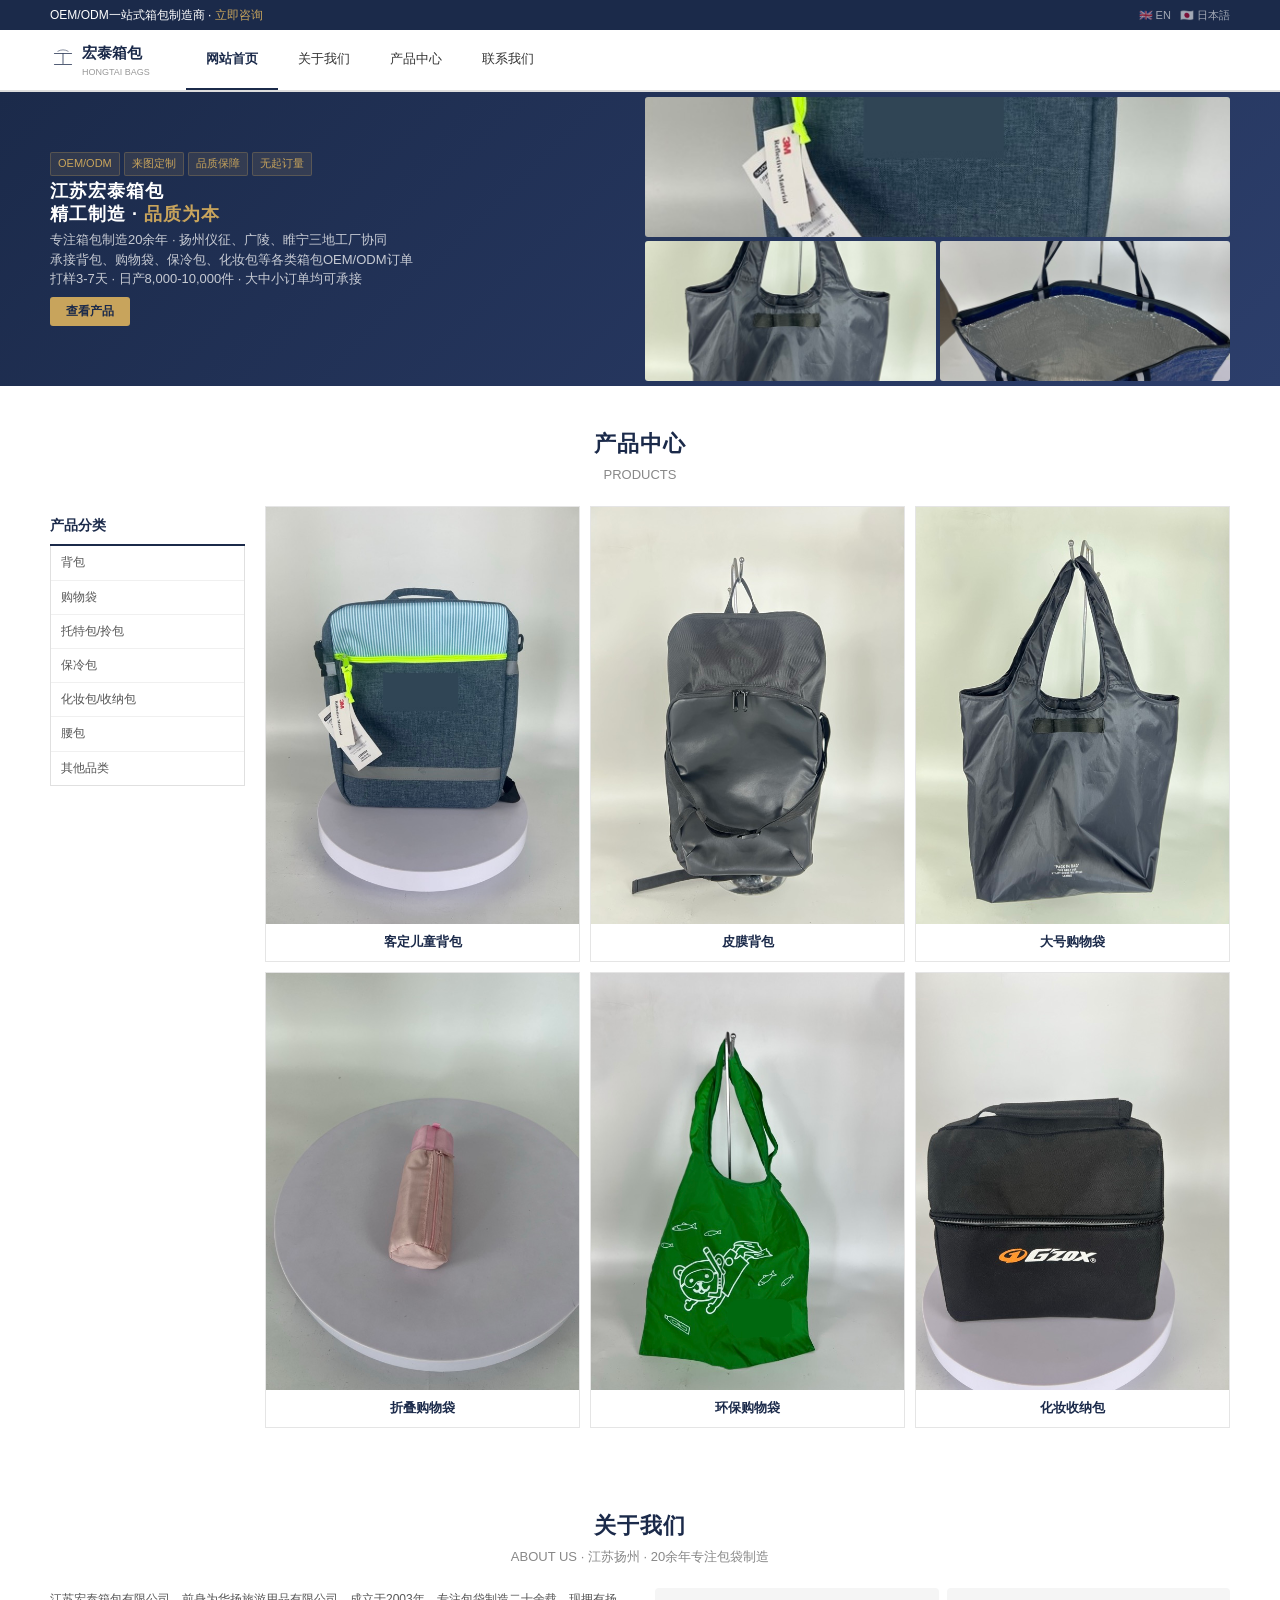
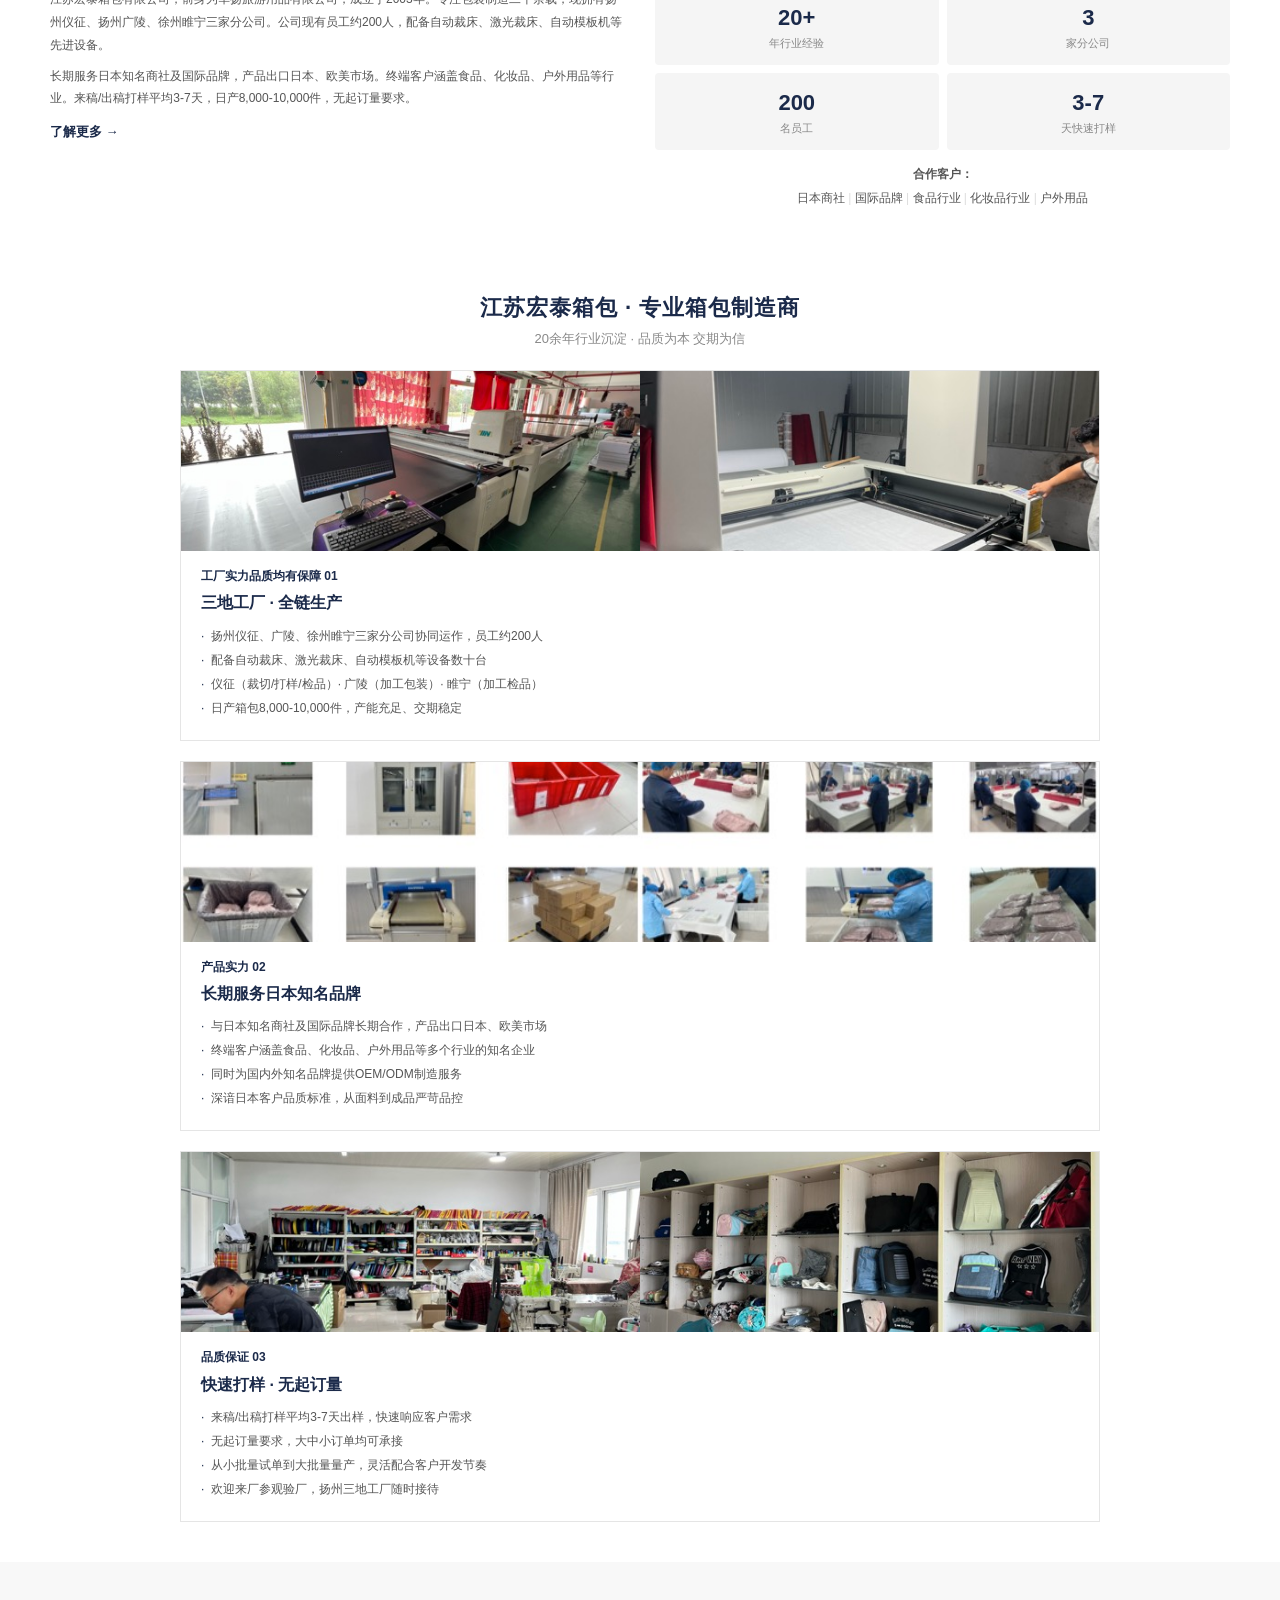
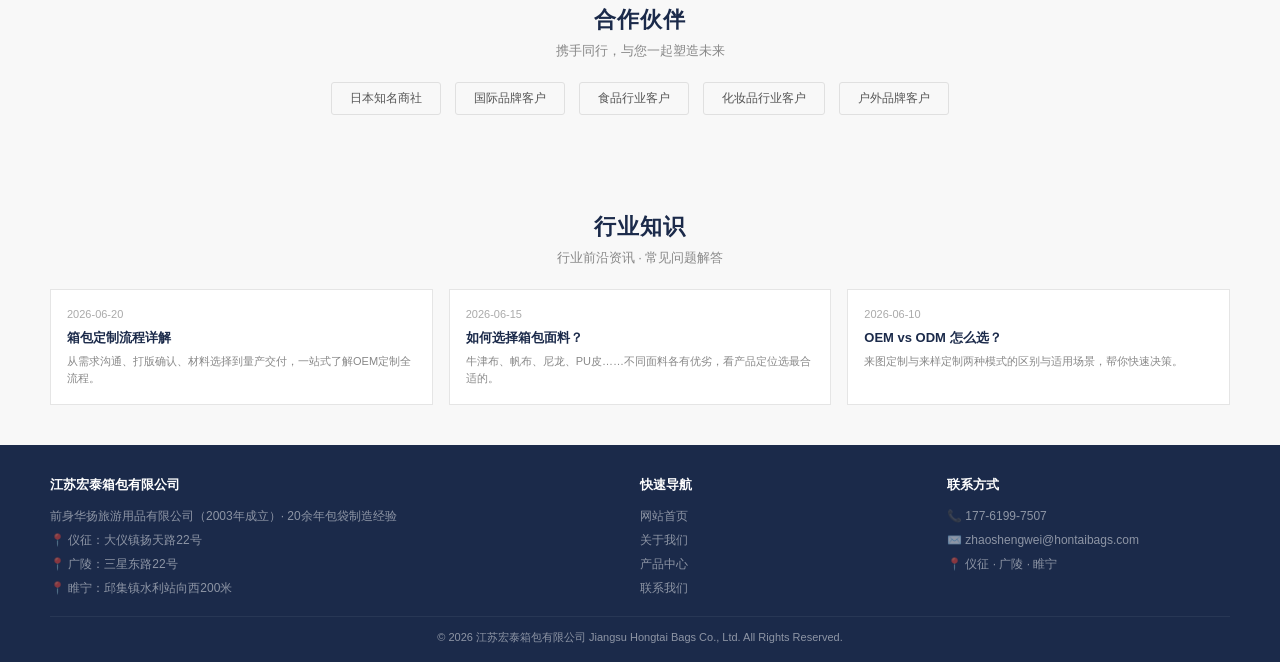
<file: index.html>
<!DOCTYPE html>
<html lang="zh-CN">
<head>
<meta charset="UTF-8">
<meta name="viewport" content="width=device-width, initial-scale=1.0">
<title>江苏宏泰箱包有限公司 - 专业箱包OEM/ODM制造商</title>
<meta name="description" content="江苏宏泰箱包有限公司 — 20余年包袋制造经验，专业箱包OEM/ODM服务。品质为本，交期为信。具备完善的生产资质。">
<link rel="icon" href="data:image/svg+xml,<svg xmlns='http://www.w3.org/2000/svg' viewBox='0 0 200 200'><rect x='30' y='48' width='140' height='5' rx='2.5' fill='%231B2A4A'/><rect x='97' y='48' width='6' height='83' rx='3' fill='%231B2A4A'/><rect x='30' y='131' width='140' height='5' rx='2.5' fill='%231B2A4A'/><path d='M58 34 Q100 10 142 34' fill='none' stroke='%231B2A4A' stroke-width='4' stroke-linecap='round'/></svg>">
<style>
*{margin:0;padding:0;box-sizing:border-box}
body{font-family:'PingFang SC','Microsoft YaHei',Arial,sans-serif;color:#333;background:#fff;font-size:13px;line-height:1.6}
a{text-decoration:none;color:inherit}
img{max-width:100%;display:block}
.container{width:1180px;margin:0 auto}

.header{background:#1B2A4A;height:30px;line-height:30px;color:#fff;font-size:12px}
.header .container{display:flex;justify-content:space-between;align-items:center}
.header a{color:#C8A45C}

.nav{background:#fff;border-bottom:2px solid #ddd;position:sticky;top:0;z-index:100}
.nav .container{display:flex;align-items:center;height:60px}
.nav-logo{display:flex;align-items:center;gap:6px;font-size:15px;font-weight:700;color:#1B2A4A;margin-right:36px}
.nav-logo small{display:block;font-size:9px;font-weight:400;color:#999}
.nav-links{display:flex;list-style:none;gap:0}
.nav-links>li{position:relative}
.nav-links>li>a{display:block;padding:0 20px;font-size:13px;color:#333;line-height:58px;border-bottom:2px solid transparent}
.nav-links>li>a:hover,.nav-links>li>a.on{color:#1B2A4A;border-bottom-color:#1B2A4A;font-weight:600}
.nav-links .dropdown{position:absolute;top:100%;left:0;background:#fff;border:1px solid #e0e0e0;border-top:2px solid #1B2A4A;min-width:140px;display:none;z-index:200;box-shadow:0 3px 8px rgba(0,0,0,0.06)}
.nav-links .dropdown a{display:block;padding:8px 16px;font-size:12px;color:#555;border-bottom:1px solid #f0f0f0;line-height:1.6}
.nav-links .dropdown a:last-child{border-bottom:none}
.nav-links .dropdown a:hover{background:#f8f8f8;color:#1B2A4A}
.nav-links>li:hover .dropdown{display:block}
.nav-toggle{display:none;background:none;border:none;font-size:20px;cursor:pointer;margin-left:auto;padding:4px 8px}

.banner{background:linear-gradient(135deg,#1B2A4A,#2C3E6B);padding:5px 0}
.banner-inner{display:grid;grid-template-columns:1fr 1fr;gap:10px;align-items:center}
.banner h1{font-size:18px;color:#fff;line-height:1.3;letter-spacing:1px}
.banner h1 em{color:#C8A45C;font-style:normal}
.banner p{font-size:13px;color:rgba(255,255,255,0.75);margin:4px 0 8px;line-height:1.5}
.banner .tags{display:flex;gap:4px;flex-wrap:wrap;margin-bottom:4px}
.banner .tags span{font-size:11px;padding:2px 7px;border-radius:2px;background:rgba(200,164,92,0.12);border:1px solid rgba(200,164,92,0.25);color:#C8A45C}
.banner-btn{display:inline-block;padding:5px 16px;background:#C8A45C;color:#1B2A4A;border-radius:3px;font-size:12px;font-weight:600}
.banner-btn:hover{background:#DFC27A}
.banner-grid{display:grid;grid-template-columns:1fr 1fr;gap:4px}
.banner-grid .bg-item{border-radius:3px;overflow:hidden;background:#f0efe9}
.banner-grid .bg-item img{width:100%;height:auto;max-height:140px;object-fit:cover;display:block}
.banner-grid .bg-item:first-child{grid-column:1/3}

.sec{padding:40px 0}
.sec-gray{background:#f8f8f8}
.stitle{text-align:center;font-size:22px;font-weight:700;color:#1B2A4A;margin-bottom:4px;letter-spacing:1px}
.ssub{text-align:center;font-size:13px;color:#888;margin-bottom:20px}

.prod-wrap{display:flex;gap:20px}
.prod-side{width:195px;flex-shrink:0}
.prod-side h4{font-size:14px;color:#1B2A4A;padding:8px 0;border-bottom:2px solid #1B2A4A;margin-bottom:0}
.prod-side ul{list-style:none;border:1px solid #e0e0e0;border-top:0}
.prod-side li{padding:7px 10px;font-size:12px;color:#555;border-bottom:1px solid #f0f0f0;cursor:pointer}
.prod-side li a{display:block;color:#555}
.prod-side li:last-child{border-bottom:0}
.prod-side li:hover,.prod-side li a:hover{color:#1B2A4A;font-weight:600}
.prod-main{flex:1}
.prod-grid{display:grid;grid-template-columns:repeat(3,1fr);gap:10px}
.prod-card{border:1px solid #e5e5e5;overflow:hidden;background:#fff}
.prod-card:hover{border-color:#1B2A4A}
.prod-card .pi{height:auto;background:#f5f5f5;display:flex;align-items:center;justify-content:center;overflow:hidden}
.prod-card .pi img{width:100%;height:auto;object-fit:cover}
.prod-card .pn{text-align:center;padding:8px 6px}
.prod-card .pn h3{font-size:13px;color:#1B2A4A}
.prod-card .pn p{font-size:11px;color:#888;margin-top:2px}

.adv-box{max-width:920px;margin:0 auto}
.adv-block{margin-bottom:20px;background:#fff;border:1px solid #e5e5e5;overflow:hidden}
.adv-block:last-child{margin-bottom:0}
.adv-block .ah{height:auto;background:#f0efe9;display:flex;align-items:center;justify-content:center;overflow:hidden;font-size:40px;color:#aaa}
.adv-block .ah img{width:100%;height:auto;max-height:180px;object-fit:cover}
.adv-block .ab{padding:16px 20px 20px}
.adv-block .ab .an{font-size:12px;color:#1B2A4A;font-weight:700}
.adv-block .ab h3{font-size:16px;color:#1B2A4A;margin:4px 0 8px}
.adv-block .ab p{font-size:12px;color:#555;line-height:2;padding-left:10px;position:relative}
.adv-block .ab p::before{content:"·";position:absolute;left:0;color:#1B2A4A}

.know-grid{display:grid;grid-template-columns:repeat(3,1fr);gap:16px}
.know-card{border:1px solid #e5e5e5;padding:16px;background:#fff}
.know-card .kd{font-size:11px;color:#aaa}
.know-card h4{font-size:13px;color:#1B2A4A;margin:4px 0}
.know-card p{font-size:11px;color:#888}

.about-wrap{display:grid;grid-template-columns:1fr 1fr;gap:30px}
.about-wrap p{font-size:12px;color:#555;margin-bottom:8px;line-height:1.9}
.about-stats{display:grid;grid-template-columns:1fr 1fr;gap:8px;margin-bottom:12px}
.about-stats .item{background:#f5f5f5;padding:12px;text-align:center;border-radius:4px}
.about-stats .item .num{font-size:22px;font-weight:700;color:#1B2A4A}
.about-stats .item .lb{font-size:11px;color:#888}
.about-cites{text-align:center;font-size:12px;color:#555;line-height:2}
.about-cites .cl{display:inline}
.about-cites .cl+.cl::before{content:" | ";color:#ddd}

.partner-logos{display:flex;justify-content:center;gap:14px;flex-wrap:wrap;margin:14px 0}
.partner-logos span{display:inline-block;padding:6px 18px;border:1px solid #e0e0e0;font-size:12px;color:#555;border-radius:3px}

footer{background:#1B2A4A;color:rgba(255,255,255,0.5);padding:30px 0 16px;font-size:12px}
.footer-grid{display:grid;grid-template-columns:2fr 1fr 1fr;gap:24px;margin-bottom:16px}
.footer-grid h4{color:#fff;font-size:13px;margin-bottom:8px}
.footer-grid p,.footer-grid a{color:rgba(255,255,255,0.5);line-height:2;font-size:12px}
.footer-grid a:hover{color:#C8A45C}
.footer-bot{text-align:center;border-top:1px solid rgba(255,255,255,0.06);padding-top:12px;font-size:11px}

@media(max-width:1180px){.container{width:100%;padding:0 15px}}
@media(max-width:860px){
  .prod-wrap{flex-direction:column}
  .prod-side{width:100%}
  .prod-grid,.know-grid{grid-template-columns:1fr 1fr}
  .about-wrap{grid-template-columns:1fr}
  .footer-grid{grid-template-columns:1fr}
}
@media(max-width:640px){
  .prod-grid,.know-grid{grid-template-columns:1fr}
  .adv-block .ah{height:auto;max-height:120px}
  .nav-links{display:none;position:absolute;top:60px;left:0;right:0;background:#fff;flex-direction:column;border-bottom:2px solid #ddd;z-index:99}
  .nav-links.open{display:flex}
  .nav-links a{padding:0 20px;line-height:42px;border-bottom:1px solid #f0f0f0}
  .nav-toggle{display:block}
  .banner-inner{grid-template-columns:1fr;gap:6px}
  .banner h1{font-size:15px}
  .banner p{font-size:11px}
  .banner-grid .bg-item img{max-height:100px}
  .header .container{flex-wrap:wrap;gap:0;height:auto;padding:2px 10px}
  .header .container > div{font-size:10px;line-height:22px}
  .sec{padding:24px 0}
  .stitle{font-size:18px}
  .about-wrap p{font-size:11px}
  .adv-block .ab{padding:10px 14px 14px}
  .adv-block .ab p{font-size:11px;line-height:1.7}
  .know-card{padding:10px}
  .footer-grid{gap:12px}
  .prod-card .pn{padding:6px}
  .prod-card .pn h3{font-size:12px}
}
</style>
</head>
<body>
<div class="header">
  <div class="container">
    <div>OEM/ODM一站式箱包制造商 · <a href="contact.html">立即咨询</a></div>
    <div style="font-size:11px;">
      <a href="en/index.html" target="_blank" style="color:rgba(255,255,255,0.6);margin-right:6px;">🇬🇧 EN</a>
      <a href="ja/index.html" target="_blank" style="color:rgba(255,255,255,0.6);">🇯🇵 日本語</a>
    </div>
  </div>
</div>

<div class="nav">
  <div class="container">
    <a href="index.html" class="nav-logo">
      <svg width="26" height="26" viewBox="0 0 200 200"><rect x="30" y="48" width="140" height="5" rx="2.5" fill="#1B2A4A"/><rect x="97" y="48" width="6" height="83" rx="3" fill="#1B2A4A"/><rect x="30" y="131" width="140" height="5" rx="2.5" fill="#1B2A4A"/><path d="M58 34 Q100 10 142 34" fill="none" stroke="#1B2A4A" stroke-width="4"/></svg>
      <span>宏泰箱包<small>HONGTAI BAGS</small></span>
    </a>
    <button class="nav-toggle" id="navToggle">☰</button>
    <ul class="nav-links">
      <li><a href="index.html" class="on">网站首页</a></li>
      <li>
        <a href="about.html">关于我们</a>
        <div class="dropdown">
          <a href="about.html">公司简介</a>
          <a href="about.html#equip">核心设备</a>
          <a href="#clients">合作客户</a>
        </div>
      </li>
      <li>
        <a href="products.html">产品中心</a>
        <div class="dropdown">
          <a href="products.html">背包</a>
          <a href="products.html">购物袋</a>
          <a href="products.html">托特包/拎包</a>
          <a href="products.html">保冷包</a>
          <a href="products.html">化妆包/收纳包</a>
          <a href="products.html">腰包</a>
          <a href="products.html">其他品类</a>
        </div>
      </li>
      <li>
        <a href="contact.html">联系我们</a>
        <div class="dropdown">
          <a href="contact.html">联系方式</a>
          <a href="contact.html">在线留言</a>
        </div>
      </li>
    </ul>
  </div>
</div>

<!-- ═══ Banner ═══ -->
<div class="banner">
  <div class="container banner-inner">
    <div>
      <div class="tags"><span>OEM/ODM</span><span>来图定制</span><span>品质保障</span><span>无起订量</span></div>
      <h1>江苏宏泰箱包<br>精工制造 · <em>品质为本</em></h1>
      <p>专注箱包制造20余年 · 扬州仪征、广陵、睢宁三地工厂协同<br>承接背包、购物袋、保冷包、化妆包等各类箱包OEM/ODM订单<br>打样3-7天 · 日产8,000-10,000件 · 大中小订单均可承接</p>
      <a href="products.html" class="banner-btn">查看产品</a>
    </div>
    <div class="banner-grid">
      <div class="bg-item"><img src="images/prod-bag-child.jpg" alt="背包"></div>
      <div class="bg-item"><img src="images/prod-bag-large.jpg" alt="购物袋"></div>
      <div class="bg-item"><img src="images/prod-cooler-woven.jpg" alt="保冷包"></div>
    </div>
  </div>
</div>

<!-- ═══ 产品中心 ═══ -->
<div class="sec" id="products">
  <div class="container">
    <div class="stitle">产品中心</div>
    <div class="ssub">PRODUCTS</div>
    <div class="prod-wrap">
      <div class="prod-side">
        <h4>产品分类</h4>
        <ul>
          <li><a href="products.html">背包</a></li>
          <li><a href="products.html">购物袋</a></li>
          <li><a href="products.html">托特包/拎包</a></li>
          <li><a href="products.html">保冷包</a></li>
          <li><a href="products.html">化妆包/收纳包</a></li>
          <li><a href="products.html">腰包</a></li>
          <li><a href="products.html">其他品类</a></li>
        </ul>
      </div>
      <div class="prod-main">
        <div class="prod-grid">
          <div class="prod-card"><a href="products.html"><div class="pi"><img src="images/prod-bag-child.jpg" alt="客定儿童背包"></div><div class="pn"><h3>客定儿童背包</h3></div></a></div>
          <div class="prod-card"><a href="products.html"><div class="pi"><img src="images/prod-bag-leather.jpg" alt="皮膜背包"></div><div class="pn"><h3>皮膜背包</h3></div></a></div>
          <div class="prod-card"><a href="products.html"><div class="pi"><img src="images/prod-bag-large.jpg" alt="大号购物袋"></div><div class="pn"><h3>大号购物袋</h3></div></a></div>
          <div class="prod-card"><a href="products.html"><div class="pi"><img src="images/prod-bag-fold.jpg" alt="折叠购物袋"></div><div class="pn"><h3>折叠购物袋</h3></div></a></div>
          <div class="prod-card"><a href="products.html"><div class="pi"><img src="images/prod-bag-recycled1.jpg" alt="环保购物袋"></div><div class="pn"><h3>环保购物袋</h3></div></a></div>
          <div class="prod-card"><a href="products.html"><div class="pi"><img src="images/prod-cosmetic-pouch.jpg" alt="化妆收纳包"></div><div class="pn"><h3>化妆收纳包</h3></div></a></div>
        </div>
      </div>
    </div>
  </div>
</div>

<!-- ═══ 关于我们 ═══ -->
<div class="sec" id="about">
  <div class="container">
    <div class="stitle">关于我们</div>
    <div class="ssub">ABOUT US · 江苏扬州 · 20余年专注包袋制造</div>
    <div class="about-wrap">
      <div>
        <p>江苏宏泰箱包有限公司，前身为华扬旅游用品有限公司，成立于2003年。专注包袋制造二十余载，现拥有扬州仪征、扬州广陵、徐州睢宁三家分公司。公司现有员工约200人，配备自动裁床、激光裁床、自动模板机等先进设备。</p>
        <p>长期服务日本知名商社及国际品牌，产品出口日本、欧美市场。终端客户涵盖食品、化妆品、户外用品等行业。来稿/出稿打样平均3-7天，日产8,000-10,000件，无起订量要求。</p>
        <p style="margin-top:10px;"><a href="about.html" style="color:#1B2A4A;font-weight:600;font-size:13px;">了解更多 →</a></p>
      </div>
      <div>
        <div class="about-stats">
          <div class="item"><div class="num">20+</div><div class="lb">年行业经验</div></div>
          <div class="item"><div class="num">3</div><div class="lb">家分公司</div></div>
          <div class="item"><div class="num">200</div><div class="lb">名员工</div></div>
          <div class="item"><div class="num">3-7</div><div class="lb">天快速打样</div></div>
        </div>
        <div class="about-cites">
          <b>合作客户：</b><br>
          <span class="cl">日本商社</span><span class="cl">国际品牌</span><span class="cl">食品行业</span><span class="cl">化妆品行业</span><span class="cl">户外用品</span>
        </div>
      </div>
    </div>
  </div>
</div>

<!-- ═══ 优势 ═══ -->
<div class="sec">
  <div class="container">
    <div class="stitle">江苏宏泰箱包 · 专业箱包制造商</div>
    <div class="ssub">20余年行业沉淀 · 品质为本 交期为信</div>
    <div class="adv-box">
      <div class="adv-block">
        <div class="ah" style="display:grid;grid-template-columns:1fr 1fr;padding:0;height:auto;background:#f0efe9;">
          <img src="images/equip-cutting1.jpg" alt="电脑裁床" style="width:100%;height:auto;display:block">
          <img src="images/equip-laser.jpg" alt="激光下料机" style="width:100%;height:auto;display:block">
        </div>
        <div class="ab">
          <div class="an">工厂实力品质均有保障 01</div>
          <h3>三地工厂 · 全链生产</h3>
          <p>扬州仪征、广陵、徐州睢宁三家分公司协同运作，员工约200人</p>
          <p>配备自动裁床、激光裁床、自动模板机等设备数十台</p>
          <p>仪征（裁切/打样/检品）· 广陵（加工包装）· 睢宁（加工检品）</p>
          <p>日产箱包8,000-10,000件，产能充足、交期稳定</p>
        </div>
      </div>
      <div class="adv-block">
        <div class="ah" style="display:grid;grid-template-columns:1fr 1fr;padding:0;height:auto;background:#f0efe9;">
          <img src="images/prod-japan-b.jpg" alt="日本客户" style="width:100%;height:auto;display:block">
          <img src="images/prod-japan-a.jpg" alt="日本客户" style="width:100%;height:auto;display:block">
        </div>
        <div class="ab">
          <div class="an">产品实力 02</div>
          <h3>长期服务日本知名品牌</h3>
          <p>与日本知名商社及国际品牌长期合作，产品出口日本、欧美市场</p>
          <p>终端客户涵盖食品、化妆品、户外用品等多个行业的知名企业</p>
          <p>同时为国内外知名品牌提供OEM/ODM制造服务</p>
          <p>深谙日本客户品质标准，从面料到成品严苛品控</p>
        </div>
      </div>
      <div class="adv-block">
        <div class="ah" style="display:grid;grid-template-columns:1fr 1fr;padding:0;height:auto;background:#f0efe9;">
          <img src="images/equip-workshop.jpg" alt="打样车间" style="width:100%;height:auto;display:block">
          <img src="images/equip-sample-room.jpg" alt="样品室" style="width:100%;height:auto;display:block">
        </div>
        <div class="ab">
          <div class="an">品质保证 03</div>
          <h3>快速打样 · 无起订量</h3>
          <p>来稿/出稿打样平均3-7天出样，快速响应客户需求</p>
          <p>无起订量要求，大中小订单均可承接</p>
          <p>从小批量试单到大批量量产，灵活配合客户开发节奏</p>
          <p>欢迎来厂参观验厂，扬州三地工厂随时接待</p>
        </div>
      </div>
    </div>
  </div>
</div>

<!-- ═══ 合作伙伴 ═══ -->
<div class="sec sec-gray">
  <div class="container">
    <div class="stitle">合作伙伴</div>
    <div class="ssub">携手同行，与您一起塑造未来</div>
    <div class="partner-logos">
      <span>日本知名商社</span><span>国际品牌客户</span><span>食品行业客户</span><span>化妆品行业客户</span><span>户外品牌客户</span>
    </div>
  </div>
</div>

<!-- ═══ 行业知识 ═══ -->
<div class="sec sec-gray">
  <div class="container">
    <div class="stitle">行业知识</div>
    <div class="ssub">行业前沿资讯 · 常见问题解答</div>
    <div class="know-grid">
      <div class="know-card">
        <div class="kd">2026-06-20</div>
        <h4>箱包定制流程详解</h4>
        <p>从需求沟通、打版确认、材料选择到量产交付，一站式了解OEM定制全流程。</p>
      </div>
      <div class="know-card">
        <div class="kd">2026-06-15</div>
        <h4>如何选择箱包面料？</h4>
        <p>牛津布、帆布、尼龙、PU皮……不同面料各有优劣，看产品定位选最合适的。</p>
      </div>
      <div class="know-card">
        <div class="kd">2026-06-10</div>
        <h4>OEM vs ODM 怎么选？</h4>
        <p>来图定制与来样定制两种模式的区别与适用场景，帮你快速决策。</p>
      </div>
    </div>
  </div>
</div>

<footer>
  <div class="container">
    <div class="footer-grid">
      <div>
        <h4>江苏宏泰箱包有限公司</h4>
        <p>前身华扬旅游用品有限公司（2003年成立）· 20余年包袋制造经验</p>
        <p>📍 仪征：大仪镇扬天路22号<br>📍 广陵：三星东路22号<br>📍 睢宁：邱集镇水利站向西200米</p>
      </div>
      <div>
        <h4>快速导航</h4>
        <a href="index.html">网站首页</a><br>
        <a href="about.html">关于我们</a><br>
        <a href="products.html">产品中心</a><br>
        <a href="contact.html">联系我们</a>
      </div>
      <div>
        <h4>联系方式</h4>
        <p>📞 177-6199-7507</p>
        <p>✉️ zhaoshengwei@hontaibags.com</p>
        <p>📍 仪征 · 广陵 · 睢宁</p>
      </div>
    </div>
    <div class="footer-bot">© 2026 江苏宏泰箱包有限公司 Jiangsu Hongtai Bags Co., Ltd. All Rights Reserved.</div>
  </div>
</footer>

<script>
document.getElementById('navToggle').addEventListener('click',function(){
  this.nextElementSibling.classList.toggle('open');
});
</script>
</body>
</html>
</file>
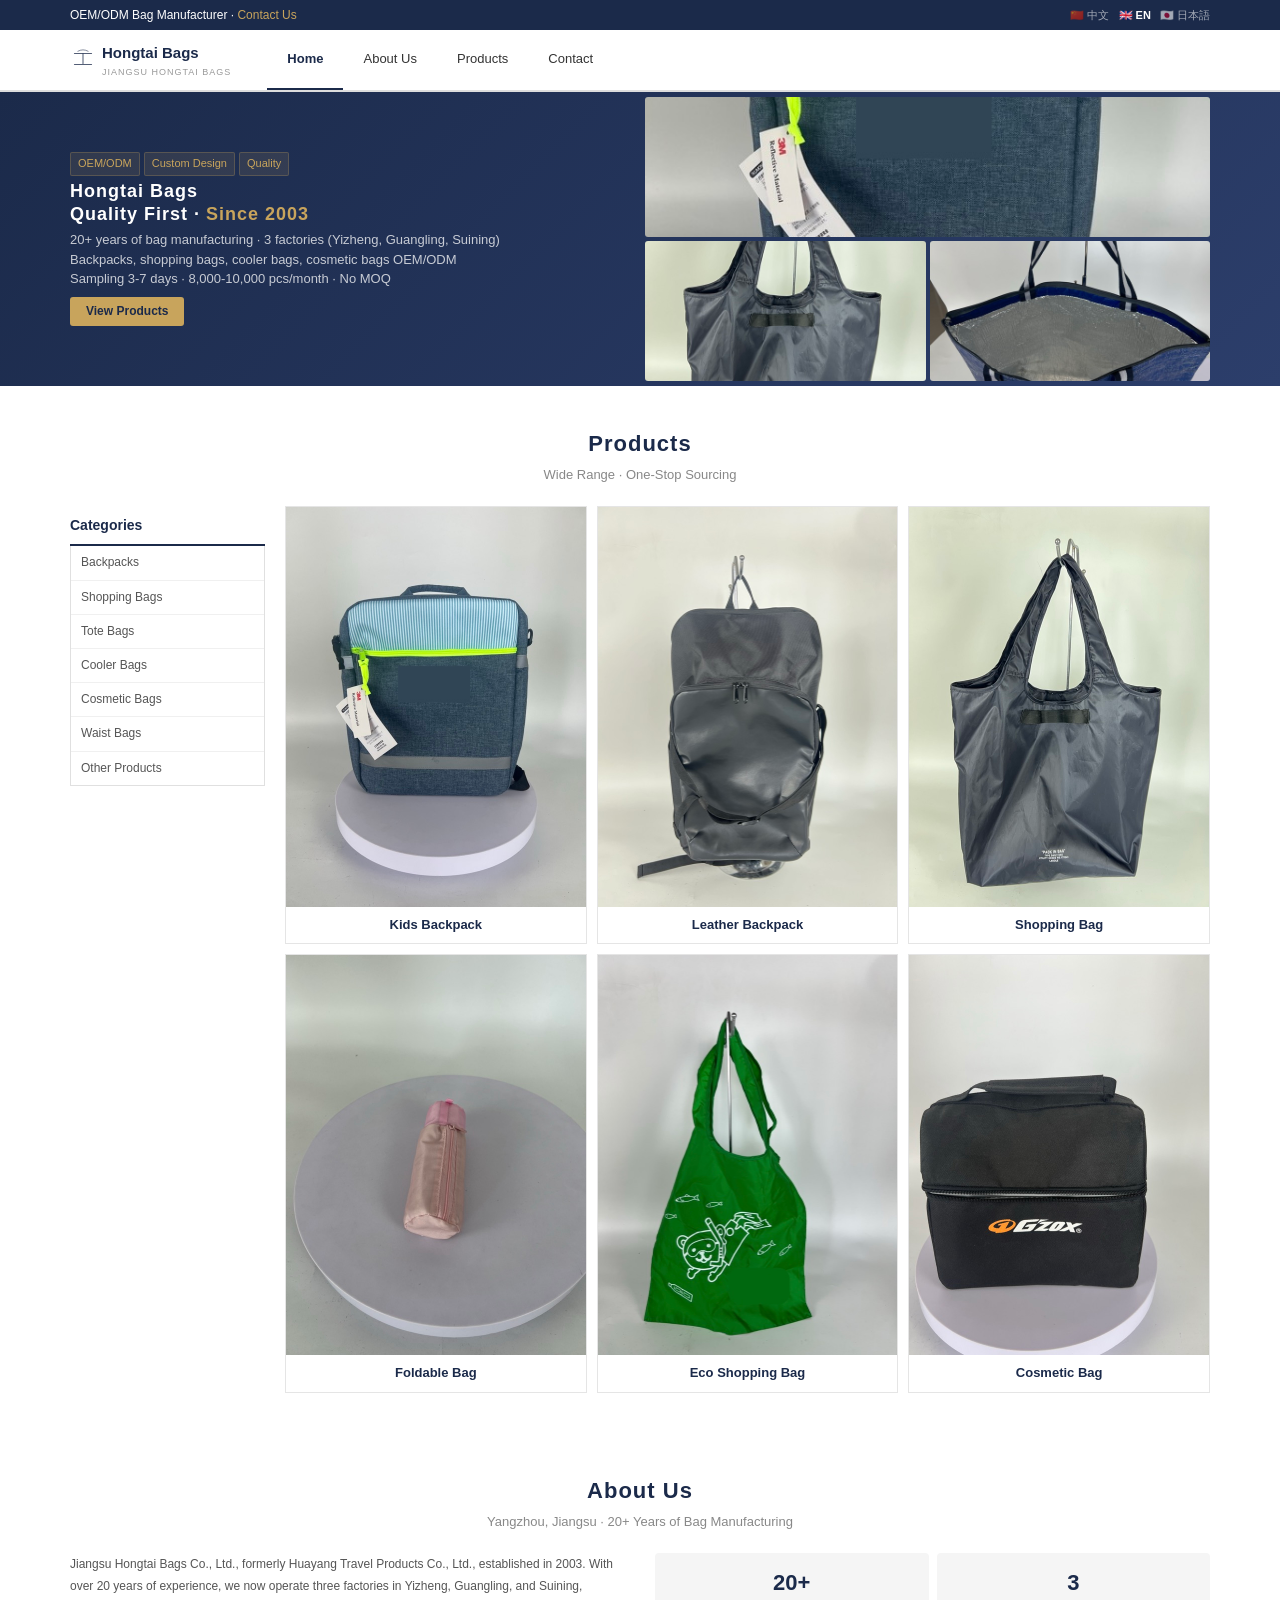
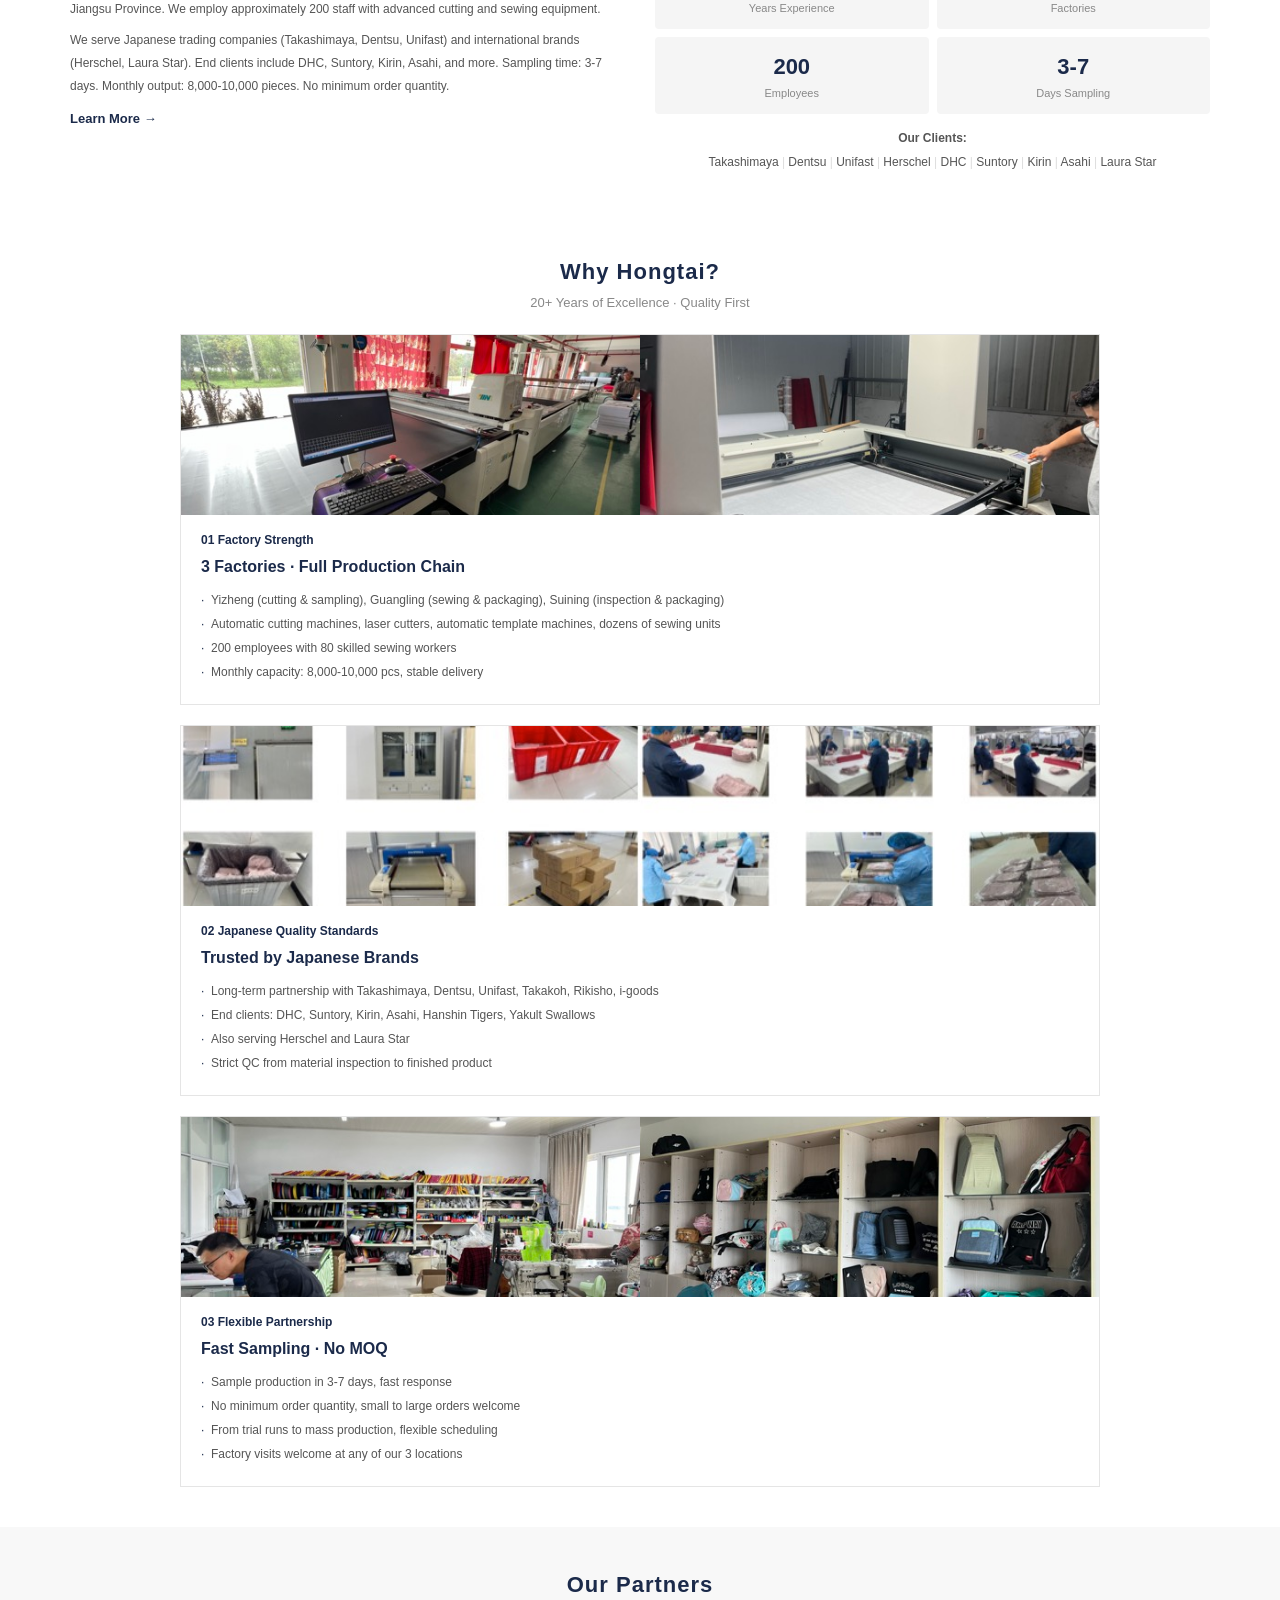
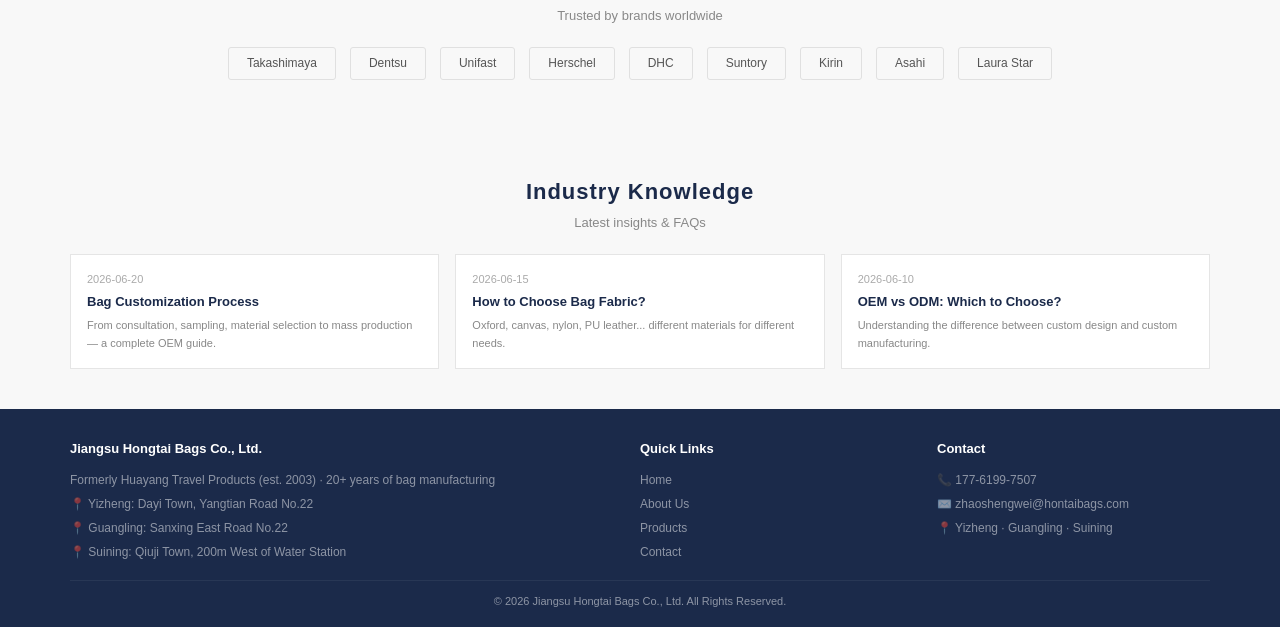
<file: en/index.html>
<!DOCTYPE html>
<html lang="en">
<head>
<meta charset="UTF-8">
<meta name="viewport" content="width=device-width, initial-scale=1.0">
<title>Hongtai Bags - Professional Bag OEM/ODM Manufacturer</title>
<meta name="description" content="Jiangsu Hongtai Bags Co., Ltd. — 20+ years of bag manufacturing experience, professional OEM/ODM services.">
<link rel="icon" href="data:image/svg+xml,<svg xmlns='http://www.w3.org/2000/svg' viewBox='0 0 200 200'><rect x='30' y='48' width='140' height='5' rx='2.5' fill='%231B2A4A'/><rect x='97' y='48' width='6' height='83' rx='3' fill='%231B2A4A'/><rect x='30' y='131' width='140' height='5' rx='2.5' fill='%231B2A4A'/><path d='M58 34 Q100 10 142 34' fill='none' stroke='%231B2A4A' stroke-width='4' stroke-linecap='round'/></svg>">
<link rel="stylesheet" href="../css/style.css">
<style>
*{margin:0;padding:0;box-sizing:border-box}
body{font-family:'PingFang SC','Microsoft YaHei',Arial,sans-serif;color:#333;background:#fff;font-size:13px;line-height:1.6}
a{text-decoration:none;color:inherit}
img{max-width:100%;display:block}
.container{width:1180px;margin:0 auto}

.header{background:#1B2A4A;height:30px;line-height:30px;color:#fff;font-size:12px}
.header .container{display:flex;justify-content:space-between;align-items:center}
.header a{color:#C8A45C}

.nav{background:#fff;border-bottom:2px solid #ddd;position:sticky;top:0;z-index:100}
.nav .container{display:flex;align-items:center;height:60px}
.nav-logo{display:flex;align-items:center;gap:6px;font-size:15px;font-weight:700;color:#1B2A4A;margin-right:36px}
.nav-logo small{display:block;font-size:9px;font-weight:400;color:#999}
.nav-links{display:flex;list-style:none;gap:0}
.nav-links>li{position:relative}
.nav-links>li>a{display:block;padding:0 20px;font-size:13px;color:#333;line-height:58px;border-bottom:2px solid transparent}
.nav-links>li>a:hover,.nav-links>li>a.on{color:#1B2A4A;border-bottom-color:#1B2A4A;font-weight:600}
.nav-links .dropdown{position:absolute;top:100%;left:0;background:#fff;border:1px solid #e0e0e0;border-top:2px solid #1B2A4A;min-width:140px;display:none;z-index:200;box-shadow:0 3px 8px rgba(0,0,0,0.06)}
.nav-links .dropdown a{display:block;padding:8px 16px;font-size:12px;color:#555;border-bottom:1px solid #f0f0f0;line-height:1.6}
.nav-links .dropdown a:last-child{border-bottom:none}
.nav-links .dropdown a:hover{background:#f8f8f8;color:#1B2A4A}
.nav-links>li:hover .dropdown{display:block}
.nav-toggle{display:none;background:none;border:none;font-size:20px;cursor:pointer;margin-left:auto;padding:4px 8px}

.banner{background:linear-gradient(135deg,#1B2A4A,#2C3E6B);padding:5px 0}
.banner-inner{display:grid;grid-template-columns:1fr 1fr;gap:10px;align-items:center}
.banner h1{font-size:18px;color:#fff;line-height:1.3;letter-spacing:1px}
.banner h1 em{color:#C8A45C;font-style:normal}
.banner p{font-size:13px;color:rgba(255,255,255,0.75);margin:4px 0 8px;line-height:1.5}
.banner .tags{display:flex;gap:4px;flex-wrap:wrap;margin-bottom:4px}
.banner .tags span{font-size:11px;padding:2px 7px;border-radius:2px;background:rgba(200,164,92,0.12);border:1px solid rgba(200,164,92,0.25);color:#C8A45C}
.banner-btn{display:inline-block;padding:5px 16px;background:#C8A45C;color:#1B2A4A;border-radius:3px;font-size:12px;font-weight:600}
.banner-btn:hover{background:#DFC27A}
.banner-grid{display:grid;grid-template-columns:1fr 1fr;gap:4px}
.banner-grid .bg-item{border-radius:3px;overflow:hidden;background:#f0efe9}
.banner-grid .bg-item img{width:100%;height:auto;max-height:140px;object-fit:cover;display:block}
.banner-grid .bg-item:first-child{grid-column:1/3}

.sec{padding:40px 0}
.sec-gray{background:#f8f8f8}
.stitle{text-align:center;font-size:22px;font-weight:700;color:#1B2A4A;margin-bottom:4px;letter-spacing:1px}
.ssub{text-align:center;font-size:13px;color:#888;margin-bottom:20px}

.prod-wrap{display:flex;gap:20px}
.prod-side{width:195px;flex-shrink:0}
.prod-side h4{font-size:14px;color:#1B2A4A;padding:8px 0;border-bottom:2px solid #1B2A4A;margin-bottom:0}
.prod-side ul{list-style:none;border:1px solid #e0e0e0;border-top:0}
.prod-side li{padding:7px 10px;font-size:12px;color:#555;border-bottom:1px solid #f0f0f0;cursor:pointer}
.prod-side li a{display:block;color:#555}
.prod-side li:last-child{border-bottom:0}
.prod-side li:hover,.prod-side li a:hover{color:#1B2A4A;font-weight:600}
.prod-main{flex:1}
.prod-grid{display:grid;grid-template-columns:repeat(3,1fr);gap:10px}
.prod-card{border:1px solid #e5e5e5;overflow:hidden;background:#fff}
.prod-card:hover{border-color:#1B2A4A}
.prod-card .pi{height:auto;background:#f5f5f5;display:flex;align-items:center;justify-content:center;overflow:hidden}
.prod-card .pi img{width:100%;height:auto;object-fit:cover}
.prod-card .pn{text-align:center;padding:8px 6px}
.prod-card .pn h3{font-size:13px;color:#1B2A4A}
.prod-card .pn p{font-size:11px;color:#888;margin-top:2px}

.adv-box{max-width:920px;margin:0 auto}
.adv-block{margin-bottom:20px;background:#fff;border:1px solid #e5e5e5;overflow:hidden}
.adv-block:last-child{margin-bottom:0}
.adv-block .ah{height:auto;background:#f0efe9;display:flex;align-items:center;justify-content:center;overflow:hidden;font-size:40px;color:#aaa}
.adv-block .ah img{width:100%;height:auto;max-height:180px;object-fit:cover}
.adv-block .ab{padding:16px 20px 20px}
.adv-block .ab .an{font-size:12px;color:#1B2A4A;font-weight:700}
.adv-block .ab h3{font-size:16px;color:#1B2A4A;margin:4px 0 8px}
.adv-block .ab p{font-size:12px;color:#555;line-height:2;padding-left:10px;position:relative}
.adv-block .ab p::before{content:"·";position:absolute;left:0;color:#1B2A4A}

.know-grid{display:grid;grid-template-columns:repeat(3,1fr);gap:16px}
.know-card{border:1px solid #e5e5e5;padding:16px;background:#fff}
.know-card .kd{font-size:11px;color:#aaa}
.know-card h4{font-size:13px;color:#1B2A4A;margin:4px 0}
.know-card p{font-size:11px;color:#888}

.about-wrap{display:grid;grid-template-columns:1fr 1fr;gap:30px}
.about-wrap p{font-size:12px;color:#555;margin-bottom:8px;line-height:1.9}
.about-stats{display:grid;grid-template-columns:1fr 1fr;gap:8px;margin-bottom:12px}
.about-stats .item{background:#f5f5f5;padding:12px;text-align:center;border-radius:4px}
.about-stats .item .num{font-size:22px;font-weight:700;color:#1B2A4A}
.about-stats .item .lb{font-size:11px;color:#888}
.about-cites{text-align:center;font-size:12px;color:#555;line-height:2}
.about-cites .cl{display:inline}
.about-cites .cl+.cl::before{content:" | ";color:#ddd}

.partner-logos{display:flex;justify-content:center;gap:14px;flex-wrap:wrap;margin:14px 0}
.partner-logos span{display:inline-block;padding:6px 18px;border:1px solid #e0e0e0;font-size:12px;color:#555;border-radius:3px}

footer{background:#1B2A4A;color:rgba(255,255,255,0.5);padding:30px 0 16px;font-size:12px}
.footer-grid{display:grid;grid-template-columns:2fr 1fr 1fr;gap:24px;margin-bottom:16px}
.footer-grid h4{color:#fff;font-size:13px;margin-bottom:8px}
.footer-grid p,.footer-grid a{color:rgba(255,255,255,0.5);line-height:2;font-size:12px}
.footer-grid a:hover{color:#C8A45C}
.footer-bot{text-align:center;border-top:1px solid rgba(255,255,255,0.06);padding-top:12px;font-size:11px}

@media(max-width:1180px){.container{width:100%;padding:0 15px}}
@media(max-width:860px){
  .prod-wrap{flex-direction:column}
  .prod-side{width:100%}
  .prod-grid,.know-grid{grid-template-columns:1fr 1fr}
  .about-wrap{grid-template-columns:1fr}
  .footer-grid{grid-template-columns:1fr}
}
@media(max-width:640px){
  .prod-grid,.know-grid{grid-template-columns:1fr}
  .adv-block .ah{height:auto;max-height:120px}
  .nav-links{display:none;position:absolute;top:60px;left:0;right:0;background:#fff;flex-direction:column;border-bottom:2px solid #ddd;z-index:99}
  .nav-links.open{display:flex}
  .nav-links a{padding:0 20px;line-height:42px;border-bottom:1px solid #f0f0f0}
  .nav-toggle{display:block}
}
</style>
</head>
<body>

<div class="header">
  <div class="container">
    <div>OEM/ODM Bag Manufacturer · <a href="../contact.html">Contact Us</a></div>
    <div style="font-size:11px;">
      <a href="../index.html" style="color:rgba(255,255,255,0.6);margin-right:6px;">🇨🇳 中文</a>
      <a href="index.html" style="color:#fff;font-weight:600;margin-right:6px;">🇬🇧 EN</a>
      <a href="../ja/index.html" style="color:rgba(255,255,255,0.6);">🇯🇵 日本語</a>
    </div>
  </div>
</div>

<div class="nav">
  <div class="container">
    <a href="index.html" class="nav-logo">
      <svg width="26" height="26" viewBox="0 0 200 200"><rect x="30" y="48" width="140" height="5" rx="2.5" fill="#1B2A4A"/><rect x="97" y="48" width="6" height="83" rx="3" fill="#1B2A4A"/><rect x="30" y="131" width="140" height="5" rx="2.5" fill="#1B2A4A"/><path d="M58 34 Q100 10 142 34" fill="none" stroke="#1B2A4A" stroke-width="4"/></svg>
      <span>Hongtai Bags<small>JIANGSU HONGTAI BAGS</small></span>
    </a>
    <button class="nav-toggle" id="navToggle">☰</button>
    <ul class="nav-links">
      <li><a href="index.html" class="on">Home</a></li>
      <li>
        <a href="about.html">About Us</a>
        <div class="dropdown">
          <a href="about.html">Company</a>
          <a href="about.html">Equipment</a>
          <a href="about.html">Clients</a>
        </div>
      </li>
      <li>
        <a href="products.html">Products</a>
        <div class="dropdown">
          <a href="products.html">Backpacks</a>
          <a href="products.html">Shopping Bags</a>
          <a href="products.html">Tote Bags</a>
          <a href="products.html">Cooler Bags</a>
          <a href="products.html">Cosmetic Bags</a>
          <a href="products.html">Waist Bags</a>
          <a href="products.html">Others</a>
        </div>
      </li>
      <li>
        <a href="contact.html">Contact</a>
        <div class="dropdown">
          <a href="contact.html">Contact Info</a>
          <a href="contact.html">Inquiry</a>
        </div>
      </li>
    </ul>
  </div>
</div>

<div class="banner">
  <div class="container banner-inner">
    <div>
      <div class="tags"><span>OEM/ODM</span><span>Custom Design</span><span>Quality</span></div>
      <h1>Hongtai Bags<br>Quality First · <em>Since 2003</em></h1>
      <p>20+ years of bag manufacturing · 3 factories (Yizheng, Guangling, Suining)<br>Backpacks, shopping bags, cooler bags, cosmetic bags OEM/ODM<br>Sampling 3-7 days · 8,000-10,000 pcs/month · No MOQ</p>
      <a href="products.html" class="banner-btn">View Products</a>
    </div>
    <div class="banner-grid">
      <div class="bg-item"><img src="../images/prod-bag-child.jpg" alt="Backpack"></div>
      <div class="bg-item"><img src="../images/prod-bag-large.jpg" alt="Shopping Bag"></div>
      <div class="bg-item"><img src="../images/prod-cooler-woven.jpg" alt="Cooler Bag"></div>
    </div>
  </div>
</div>

<div class="sec" id="products">
  <div class="container">
    <div class="stitle">Products</div>
    <div class="ssub">Wide Range · One-Stop Sourcing</div>
    <div class="prod-wrap">
      <div class="prod-side">
        <h4>Categories</h4>
        <ul>
          <li><a href="products.html">Backpacks</a></li>
          <li><a href="products.html">Shopping Bags</a></li>
          <li><a href="products.html">Tote Bags</a></li>
          <li><a href="products.html">Cooler Bags</a></li>
          <li><a href="products.html">Cosmetic Bags</a></li>
          <li><a href="products.html">Waist Bags</a></li>
          <li><a href="products.html">Other Products</a></li>
        </ul>
      </div>
      <div class="prod-main">
        <div class="prod-grid">
          <div class="prod-card"><a href="products.html"><div class="pi"><img src="../images/prod-bag-child.jpg" alt="Backpack"></div><div class="pn"><h3>Kids Backpack</h3></div></a></div>
          <div class="prod-card"><a href="products.html"><div class="pi"><img src="../images/prod-bag-leather.jpg" alt="Leather Backpack"></div><div class="pn"><h3>Leather Backpack</h3></div></a></div>
          <div class="prod-card"><a href="products.html"><div class="pi"><img src="../images/prod-bag-large.jpg" alt="Shopping Bag"></div><div class="pn"><h3>Shopping Bag</h3></div></a></div>
          <div class="prod-card"><a href="products.html"><div class="pi"><img src="../images/prod-bag-fold.jpg" alt="Foldable Bag"></div><div class="pn"><h3>Foldable Bag</h3></div></a></div>
          <div class="prod-card"><a href="products.html"><div class="pi"><img src="../images/prod-bag-recycled1.jpg" alt="Eco Bag"></div><div class="pn"><h3>Eco Shopping Bag</h3></div></a></div>
          <div class="prod-card"><a href="products.html"><div class="pi"><img src="../images/prod-cosmetic-pouch.jpg" alt="Cosmetic Bag"></div><div class="pn"><h3>Cosmetic Bag</h3></div></a></div>
        </div>
      </div>
    </div>
  </div>
</div>

<div class="sec" id="about">
  <div class="container">
    <div class="stitle">About Us</div>
    <div class="ssub">Yangzhou, Jiangsu · 20+ Years of Bag Manufacturing</div>
    <div class="about-wrap">
      <div>
        <p>Jiangsu Hongtai Bags Co., Ltd., formerly Huayang Travel Products Co., Ltd., established in 2003. With over 20 years of experience, we now operate three factories in Yizheng, Guangling, and Suining, Jiangsu Province. We employ approximately 200 staff with advanced cutting and sewing equipment.</p>
        <p>We serve Japanese trading companies (Takashimaya, Dentsu, Unifast) and international brands (Herschel, Laura Star). End clients include DHC, Suntory, Kirin, Asahi, and more. Sampling time: 3-7 days. Monthly output: 8,000-10,000 pieces. No minimum order quantity.</p>
        <p style="margin-top:10px;"><a href="about.html" style="color:#1B2A4A;font-weight:600;font-size:13px;">Learn More →</a></p>
      </div>
      <div>
        <div class="about-stats">
          <div class="item"><div class="num">20+</div><div class="lb">Years Experience</div></div>
          <div class="item"><div class="num">3</div><div class="lb">Factories</div></div>
          <div class="item"><div class="num">200</div><div class="lb">Employees</div></div>
          <div class="item"><div class="num">3-7</div><div class="lb">Days Sampling</div></div>
        </div>
        <div class="about-cites">
          <b>Our Clients:</b><br>
          <span class="cl">Takashimaya</span><span class="cl">Dentsu</span><span class="cl">Unifast</span><span class="cl">Herschel</span><span class="cl">DHC</span><span class="cl">Suntory</span><span class="cl">Kirin</span><span class="cl">Asahi</span><span class="cl">Laura Star</span>
        </div>
      </div>
    </div>
  </div>
</div>

<div class="sec">
  <div class="container">
    <div class="stitle">Why Hongtai?</div>
    <div class="ssub">20+ Years of Excellence · Quality First</div>
    <div class="adv-box">
      <div class="adv-block">
        <div class="ah" style="display:grid;grid-template-columns:1fr 1fr;padding:0;height:auto;background:#f0efe9;">
          <img src="../images/equip-cutting1.jpg" alt="Computer cutter" style="width:100%;height:auto;display:block">
          <img src="../images/equip-laser.jpg" alt="Laser cutter" style="width:100%;height:auto;display:block">
        </div>
        <div class="ab">
          <div class="an">01 Factory Strength</div>
          <h3>3 Factories · Full Production Chain</h3>
          <p>Yizheng (cutting & sampling), Guangling (sewing & packaging), Suining (inspection & packaging)</p>
          <p>Automatic cutting machines, laser cutters, automatic template machines, dozens of sewing units</p>
          <p>200 employees with 80 skilled sewing workers</p>
          <p>Monthly capacity: 8,000-10,000 pcs, stable delivery</p>
        </div>
      </div>
      <div class="adv-block">
        <div class="ah" style="display:grid;grid-template-columns:1fr 1fr;padding:0;height:auto;background:#f0efe9;">
          <img src="../images/prod-japan-b.jpg" alt="Japanese clients" style="width:100%;height:auto;display:block">
          <img src="../images/prod-japan-a.jpg" alt="Japanese clients" style="width:100%;height:auto;display:block">
        </div>
        <div class="ab">
          <div class="an">02 Japanese Quality Standards</div>
          <h3>Trusted by Japanese Brands</h3>
          <p>Long-term partnership with Takashimaya, Dentsu, Unifast, Takakoh, Rikisho, i-goods</p>
          <p>End clients: DHC, Suntory, Kirin, Asahi, Hanshin Tigers, Yakult Swallows</p>
          <p>Also serving Herschel and Laura Star</p>
          <p>Strict QC from material inspection to finished product</p>
        </div>
      </div>
      <div class="adv-block">
        <div class="ah" style="display:grid;grid-template-columns:1fr 1fr;padding:0;height:auto;background:#f0efe9;">
          <img src="../images/equip-workshop.jpg" alt="Sample workshop" style="width:100%;height:auto;display:block">
          <img src="../images/equip-sample-room.jpg" alt="Sample room" style="width:100%;height:auto;display:block">
        </div>
        <div class="ab">
          <div class="an">03 Flexible Partnership</div>
          <h3>Fast Sampling · No MOQ</h3>
          <p>Sample production in 3-7 days, fast response</p>
          <p>No minimum order quantity, small to large orders welcome</p>
          <p>From trial runs to mass production, flexible scheduling</p>
          <p>Factory visits welcome at any of our 3 locations</p>
        </div>
      </div>
    </div>
  </div>
</div>

<div class="sec sec-gray">
  <div class="container">
    <div class="stitle">Our Partners</div>
    <div class="ssub">Trusted by brands worldwide</div>
    <div class="partner-logos">
      <span>Takashimaya</span><span>Dentsu</span><span>Unifast</span><span>Herschel</span>
      <span>DHC</span><span>Suntory</span><span>Kirin</span><span>Asahi</span><span>Laura Star</span>
    </div>
  </div>
</div>

<div class="sec sec-gray">
  <div class="container">
    <div class="stitle">Industry Knowledge</div>
    <div class="ssub">Latest insights & FAQs</div>
    <div class="know-grid">
      <div class="know-card">
        <div class="kd">2026-06-20</div>
        <h4>Bag Customization Process</h4>
        <p>From consultation, sampling, material selection to mass production — a complete OEM guide.</p>
      </div>
      <div class="know-card">
        <div class="kd">2026-06-15</div>
        <h4>How to Choose Bag Fabric?</h4>
        <p>Oxford, canvas, nylon, PU leather... different materials for different needs.</p>
      </div>
      <div class="know-card">
        <div class="kd">2026-06-10</div>
        <h4>OEM vs ODM: Which to Choose?</h4>
        <p>Understanding the difference between custom design and custom manufacturing.</p>
      </div>
    </div>
  </div>
</div>

<footer>
  <div class="container">
    <div class="footer-grid">
      <div>
        <h4>Jiangsu Hongtai Bags Co., Ltd.</h4>
        <p>Formerly Huayang Travel Products (est. 2003) · 20+ years of bag manufacturing</p>
        <p>📍 Yizheng: Dayi Town, Yangtian Road No.22<br>📍 Guangling: Sanxing East Road No.22<br>📍 Suining: Qiuji Town, 200m West of Water Station</p>
      </div>
      <div>
        <h4>Quick Links</h4>
        <a href="index.html">Home</a><br>
        <a href="about.html">About Us</a><br>
        <a href="products.html">Products</a><br>
        <a href="contact.html">Contact</a>
      </div>
      <div>
        <h4>Contact</h4>
        <p>📞 177-6199-7507</p>
        <p>✉️ zhaoshengwei@hontaibags.com</p>
        <p>📍 Yizheng · Guangling · Suining</p>
      </div>
    </div>
    <div class="footer-bot">© 2026 Jiangsu Hongtai Bags Co., Ltd. All Rights Reserved.</div>
  </div>
</footer>

<script>
document.getElementById('navToggle').addEventListener('click',function(){
  this.nextElementSibling.classList.toggle('open');
});
</script>
</body>
</html>
</file>
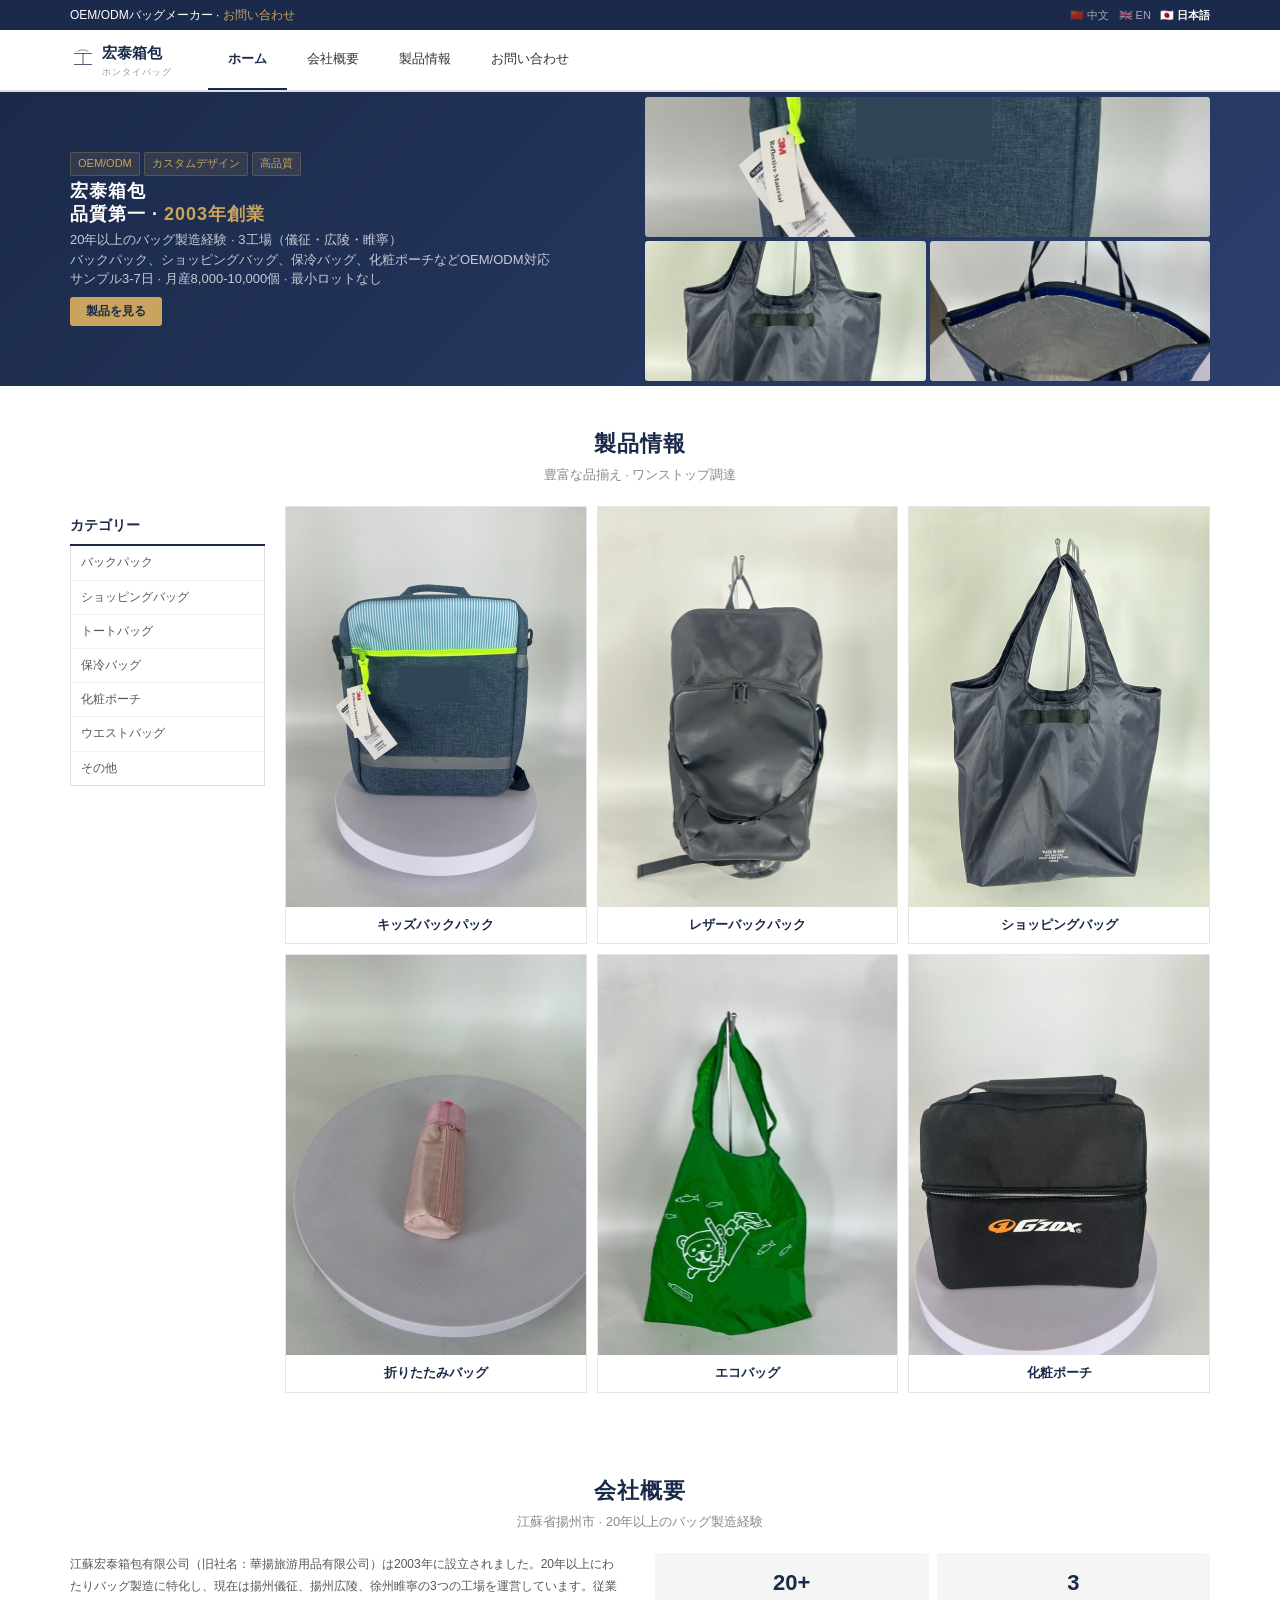
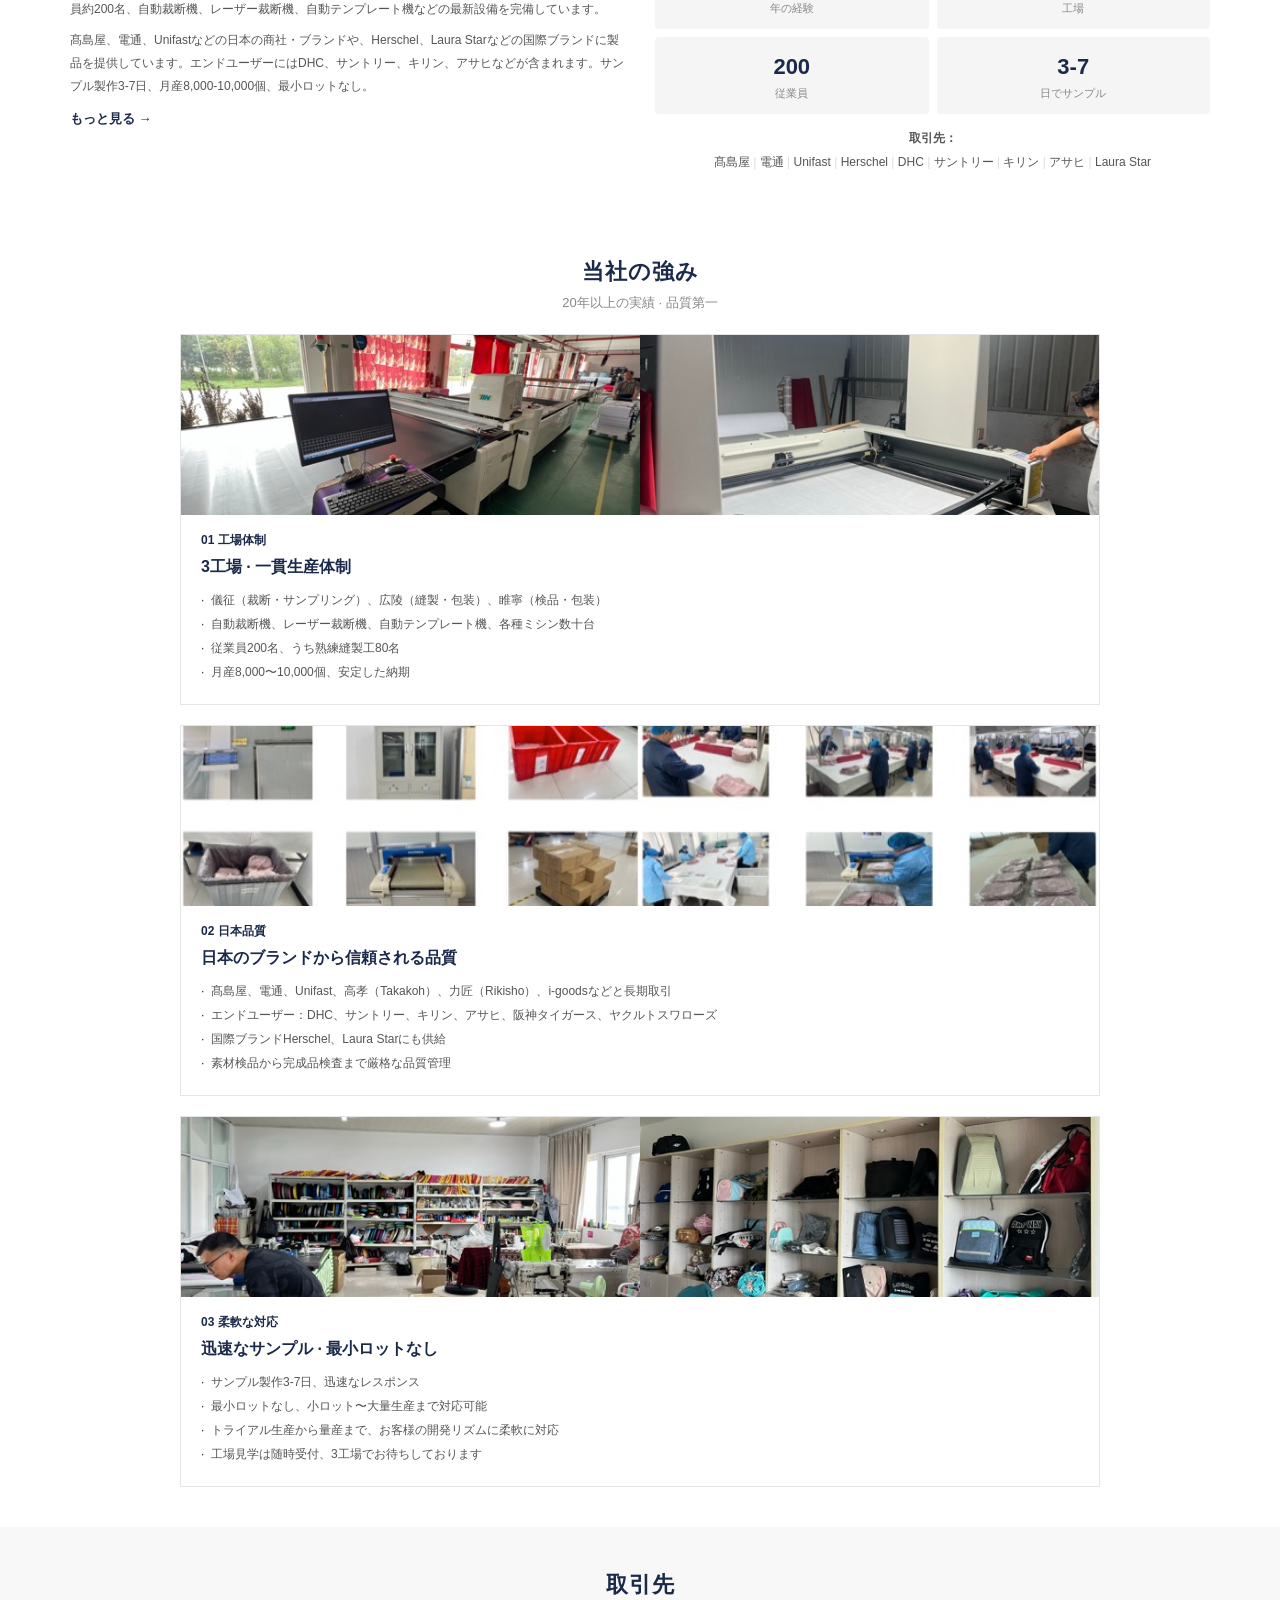
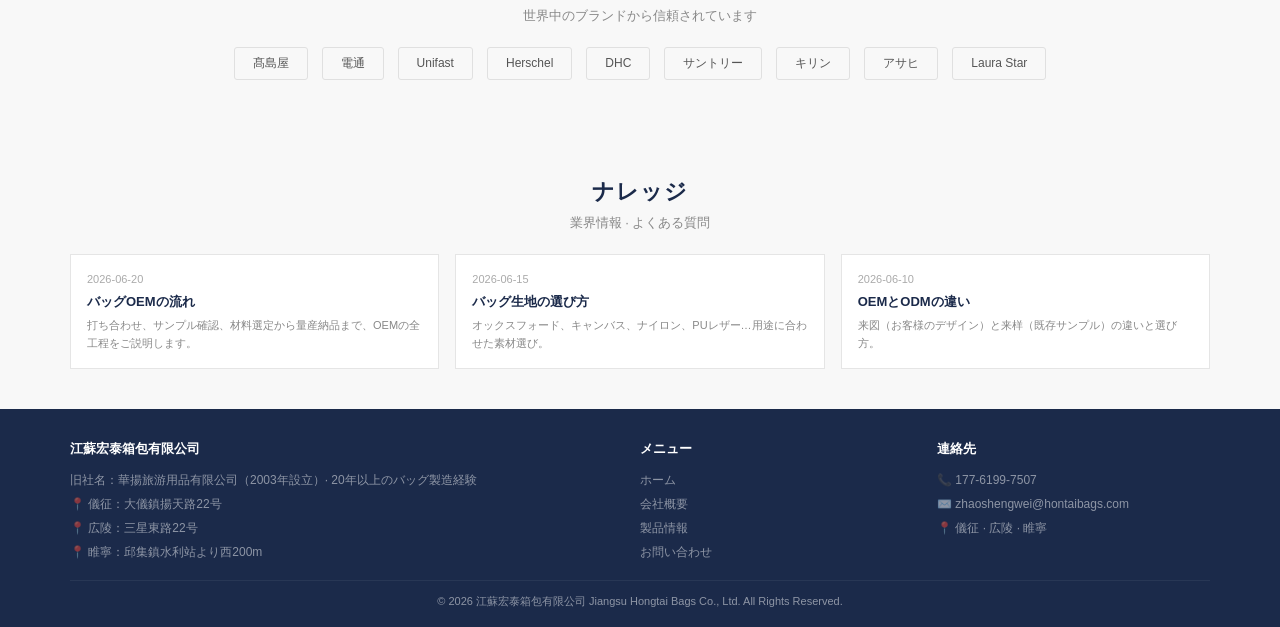
<file: ja/index.html>
<!DOCTYPE html>
<html lang="ja">
<head>
<meta charset="UTF-8">
<meta name="viewport" content="width=device-width, initial-scale=1.0">
<title>宏泰箱包（ホンタイバッグ） - プロフェッショナルバッグOEM/ODMメーカー</title>
<meta name="description" content="江蘇宏泰箱包有限公司 — 20年以上のバッグ製造経験、プロフェッショナルOEM/ODMサービス。">
<link rel="icon" href="data:image/svg+xml,<svg xmlns='http://www.w3.org/2000/svg' viewBox='0 0 200 200'><rect x='30' y='48' width='140' height='5' rx='2.5' fill='%231B2A4A'/><rect x='97' y='48' width='6' height='83' rx='3' fill='%231B2A4A'/><rect x='30' y='131' width='140' height='5' rx='2.5' fill='%231B2A4A'/><path d='M58 34 Q100 10 142 34' fill='none' stroke='%231B2A4A' stroke-width='4' stroke-linecap='round'/></svg>">
<link rel="stylesheet" href="../css/style.css">
<style>
*{margin:0;padding:0;box-sizing:border-box}
body{font-family:'PingFang SC','Microsoft YaHei',Arial,sans-serif;color:#333;background:#fff;font-size:13px;line-height:1.6}
a{text-decoration:none;color:inherit}
img{max-width:100%;display:block}
.container{width:1180px;margin:0 auto}

.header{background:#1B2A4A;height:30px;line-height:30px;color:#fff;font-size:12px}
.header .container{display:flex;justify-content:space-between;align-items:center}
.header a{color:#C8A45C}

.nav{background:#fff;border-bottom:2px solid #ddd;position:sticky;top:0;z-index:100}
.nav .container{display:flex;align-items:center;height:60px}
.nav-logo{display:flex;align-items:center;gap:6px;font-size:15px;font-weight:700;color:#1B2A4A;margin-right:36px}
.nav-logo small{display:block;font-size:9px;font-weight:400;color:#999}
.nav-links{display:flex;list-style:none;gap:0}
.nav-links>li{position:relative}
.nav-links>li>a{display:block;padding:0 20px;font-size:13px;color:#333;line-height:58px;border-bottom:2px solid transparent}
.nav-links>li>a:hover,.nav-links>li>a.on{color:#1B2A4A;border-bottom-color:#1B2A4A;font-weight:600}
.nav-links .dropdown{position:absolute;top:100%;left:0;background:#fff;border:1px solid #e0e0e0;border-top:2px solid #1B2A4A;min-width:140px;display:none;z-index:200;box-shadow:0 3px 8px rgba(0,0,0,0.06)}
.nav-links .dropdown a{display:block;padding:8px 16px;font-size:12px;color:#555;border-bottom:1px solid #f0f0f0;line-height:1.6}
.nav-links .dropdown a:last-child{border-bottom:none}
.nav-links .dropdown a:hover{background:#f8f8f8;color:#1B2A4A}
.nav-links>li:hover .dropdown{display:block}
.nav-toggle{display:none;background:none;border:none;font-size:20px;cursor:pointer;margin-left:auto;padding:4px 8px}

.banner{background:linear-gradient(135deg,#1B2A4A,#2C3E6B);padding:5px 0}
.banner-inner{display:grid;grid-template-columns:1fr 1fr;gap:10px;align-items:center}
.banner h1{font-size:18px;color:#fff;line-height:1.3;letter-spacing:1px}
.banner h1 em{color:#C8A45C;font-style:normal}
.banner p{font-size:13px;color:rgba(255,255,255,0.75);margin:4px 0 8px;line-height:1.5}
.banner .tags{display:flex;gap:4px;flex-wrap:wrap;margin-bottom:4px}
.banner .tags span{font-size:11px;padding:2px 7px;border-radius:2px;background:rgba(200,164,92,0.12);border:1px solid rgba(200,164,92,0.25);color:#C8A45C}
.banner-btn{display:inline-block;padding:5px 16px;background:#C8A45C;color:#1B2A4A;border-radius:3px;font-size:12px;font-weight:600}
.banner-btn:hover{background:#DFC27A}
.banner-grid{display:grid;grid-template-columns:1fr 1fr;gap:4px}
.banner-grid .bg-item{border-radius:3px;overflow:hidden;background:#f0efe9}
.banner-grid .bg-item img{width:100%;height:auto;max-height:140px;object-fit:cover;display:block}
.banner-grid .bg-item:first-child{grid-column:1/3}

.sec{padding:40px 0}
.sec-gray{background:#f8f8f8}
.stitle{text-align:center;font-size:22px;font-weight:700;color:#1B2A4A;margin-bottom:4px;letter-spacing:1px}
.ssub{text-align:center;font-size:13px;color:#888;margin-bottom:20px}

.prod-wrap{display:flex;gap:20px}
.prod-side{width:195px;flex-shrink:0}
.prod-side h4{font-size:14px;color:#1B2A4A;padding:8px 0;border-bottom:2px solid #1B2A4A;margin-bottom:0}
.prod-side ul{list-style:none;border:1px solid #e0e0e0;border-top:0}
.prod-side li{padding:7px 10px;font-size:12px;color:#555;border-bottom:1px solid #f0f0f0;cursor:pointer}
.prod-side li a{display:block;color:#555}
.prod-side li:last-child{border-bottom:0}
.prod-side li:hover,.prod-side li a:hover{color:#1B2A4A;font-weight:600}
.prod-main{flex:1}
.prod-grid{display:grid;grid-template-columns:repeat(3,1fr);gap:10px}
.prod-card{border:1px solid #e5e5e5;overflow:hidden;background:#fff}
.prod-card:hover{border-color:#1B2A4A}
.prod-card .pi{height:auto;background:#f5f5f5;display:flex;align-items:center;justify-content:center;overflow:hidden}
.prod-card .pi img{width:100%;height:auto;object-fit:cover}
.prod-card .pn{text-align:center;padding:8px 6px}
.prod-card .pn h3{font-size:13px;color:#1B2A4A}
.prod-card .pn p{font-size:11px;color:#888;margin-top:2px}

.adv-box{max-width:920px;margin:0 auto}
.adv-block{margin-bottom:20px;background:#fff;border:1px solid #e5e5e5;overflow:hidden}
.adv-block:last-child{margin-bottom:0}
.adv-block .ah{height:auto;background:#f0efe9;display:flex;align-items:center;justify-content:center;overflow:hidden;font-size:40px;color:#aaa}
.adv-block .ah img{width:100%;height:auto;max-height:180px;object-fit:cover}
.adv-block .ab{padding:16px 20px 20px}
.adv-block .ab .an{font-size:12px;color:#1B2A4A;font-weight:700}
.adv-block .ab h3{font-size:16px;color:#1B2A4A;margin:4px 0 8px}
.adv-block .ab p{font-size:12px;color:#555;line-height:2;padding-left:10px;position:relative}
.adv-block .ab p::before{content:"·";position:absolute;left:0;color:#1B2A4A}

.know-grid{display:grid;grid-template-columns:repeat(3,1fr);gap:16px}
.know-card{border:1px solid #e5e5e5;padding:16px;background:#fff}
.know-card .kd{font-size:11px;color:#aaa}
.know-card h4{font-size:13px;color:#1B2A4A;margin:4px 0}
.know-card p{font-size:11px;color:#888}

.about-wrap{display:grid;grid-template-columns:1fr 1fr;gap:30px}
.about-wrap p{font-size:12px;color:#555;margin-bottom:8px;line-height:1.9}
.about-stats{display:grid;grid-template-columns:1fr 1fr;gap:8px;margin-bottom:12px}
.about-stats .item{background:#f5f5f5;padding:12px;text-align:center;border-radius:4px}
.about-stats .item .num{font-size:22px;font-weight:700;color:#1B2A4A}
.about-stats .item .lb{font-size:11px;color:#888}
.about-cites{text-align:center;font-size:12px;color:#555;line-height:2}
.about-cites .cl{display:inline}
.about-cites .cl+.cl::before{content:" | ";color:#ddd}

.partner-logos{display:flex;justify-content:center;gap:14px;flex-wrap:wrap;margin:14px 0}
.partner-logos span{display:inline-block;padding:6px 18px;border:1px solid #e0e0e0;font-size:12px;color:#555;border-radius:3px}

footer{background:#1B2A4A;color:rgba(255,255,255,0.5);padding:30px 0 16px;font-size:12px}
.footer-grid{display:grid;grid-template-columns:2fr 1fr 1fr;gap:24px;margin-bottom:16px}
.footer-grid h4{color:#fff;font-size:13px;margin-bottom:8px}
.footer-grid p,.footer-grid a{color:rgba(255,255,255,0.5);line-height:2;font-size:12px}
.footer-grid a:hover{color:#C8A45C}
.footer-bot{text-align:center;border-top:1px solid rgba(255,255,255,0.06);padding-top:12px;font-size:11px}

@media(max-width:1180px){.container{width:100%;padding:0 15px}}
@media(max-width:860px){
  .prod-wrap{flex-direction:column}
  .prod-side{width:100%}
  .prod-grid,.know-grid{grid-template-columns:1fr 1fr}
  .about-wrap{grid-template-columns:1fr}
  .footer-grid{grid-template-columns:1fr}
}
@media(max-width:640px){
  .prod-grid,.know-grid{grid-template-columns:1fr}
  .adv-block .ah{height:auto;max-height:120px}
  .nav-links{display:none;position:absolute;top:60px;left:0;right:0;background:#fff;flex-direction:column;border-bottom:2px solid #ddd;z-index:99}
  .nav-links.open{display:flex}
  .nav-links a{padding:0 20px;line-height:42px;border-bottom:1px solid #f0f0f0}
  .nav-toggle{display:block}
}
</style>
</head>
<body>

<div class="header">
  <div class="container">
    <div>OEM/ODMバッグメーカー · <a href="../contact.html">お問い合わせ</a></div>
    <div style="font-size:11px;">
      <a href="../index.html" style="color:rgba(255,255,255,0.6);margin-right:6px;">🇨🇳 中文</a>
      <a href="../en/index.html" style="color:rgba(255,255,255,0.6);margin-right:6px;">🇬🇧 EN</a>
      <a href="index.html" style="color:#fff;font-weight:600;">🇯🇵 日本語</a>
    </div>
  </div>
</div>

<div class="nav">
  <div class="container">
    <a href="index.html" class="nav-logo">
      <svg width="26" height="26" viewBox="0 0 200 200"><rect x="30" y="48" width="140" height="5" rx="2.5" fill="#1B2A4A"/><rect x="97" y="48" width="6" height="83" rx="3" fill="#1B2A4A"/><rect x="30" y="131" width="140" height="5" rx="2.5" fill="#1B2A4A"/><path d="M58 34 Q100 10 142 34" fill="none" stroke="#1B2A4A" stroke-width="4"/></svg>
      <span>宏泰箱包<small>ホンタイバッグ</small></span>
    </a>
    <button class="nav-toggle" id="navToggle">☰</button>
    <ul class="nav-links">
      <li><a href="index.html" class="on">ホーム</a></li>
      <li>
        <a href="about.html">会社概要</a>
        <div class="dropdown">
          <a href="about.html">会社案内</a>
          <a href="about.html">設備</a>
          <a href="about.html">取引先</a>
        </div>
      </li>
      <li>
        <a href="products.html">製品情報</a>
        <div class="dropdown">
          <a href="products.html">バックパック</a>
          <a href="products.html">ショッピングバッグ</a>
          <a href="products.html">トートバッグ</a>
          <a href="products.html">保冷バッグ</a>
          <a href="products.html">化粧ポーチ</a>
          <a href="products.html">ウエストバッグ</a>
          <a href="products.html">その他</a>
        </div>
      </li>
      <li>
        <a href="contact.html">お問い合わせ</a>
        <div class="dropdown">
          <a href="contact.html">連絡先</a>
          <a href="contact.html">お見積り</a>
        </div>
      </li>
    </ul>
  </div>
</div>

<div class="banner">
  <div class="container banner-inner">
    <div>
      <div class="tags"><span>OEM/ODM</span><span>カスタムデザイン</span><span>高品質</span></div>
      <h1>宏泰箱包<br>品質第一 · <em>2003年創業</em></h1>
      <p>20年以上のバッグ製造経験 · 3工場（儀征・広陵・睢寧）<br>バックパック、ショッピングバッグ、保冷バッグ、化粧ポーチなどOEM/ODM対応<br>サンプル3-7日 · 月産8,000-10,000個 · 最小ロットなし</p>
      <a href="products.html" class="banner-btn">製品を見る</a>
    </div>
    <div class="banner-grid">
      <div class="bg-item"><img src="../images/prod-bag-child.jpg" alt="バックパック"></div>
      <div class="bg-item"><img src="../images/prod-bag-large.jpg" alt="ショッピングバッグ"></div>
      <div class="bg-item"><img src="../images/prod-cooler-woven.jpg" alt="保冷バッグ"></div>
    </div>
  </div>
</div>

<div class="sec" id="products">
  <div class="container">
    <div class="stitle">製品情報</div>
    <div class="ssub">豊富な品揃え · ワンストップ調達</div>
    <div class="prod-wrap">
      <div class="prod-side">
        <h4>カテゴリー</h4>
        <ul>
          <li><a href="products.html">バックパック</a></li>
          <li><a href="products.html">ショッピングバッグ</a></li>
          <li><a href="products.html">トートバッグ</a></li>
          <li><a href="products.html">保冷バッグ</a></li>
          <li><a href="products.html">化粧ポーチ</a></li>
          <li><a href="products.html">ウエストバッグ</a></li>
          <li><a href="products.html">その他</a></li>
        </ul>
      </div>
      <div class="prod-main">
        <div class="prod-grid">
          <div class="prod-card"><a href="products.html"><div class="pi"><img src="../images/prod-bag-child.jpg" alt="バックパック"></div><div class="pn"><h3>キッズバックパック</h3></div></a></div>
          <div class="prod-card"><a href="products.html"><div class="pi"><img src="../images/prod-bag-leather.jpg" alt="レザーバックパック"></div><div class="pn"><h3>レザーバックパック</h3></div></a></div>
          <div class="prod-card"><a href="products.html"><div class="pi"><img src="../images/prod-bag-large.jpg" alt="ショッピングバッグ"></div><div class="pn"><h3>ショッピングバッグ</h3></div></a></div>
          <div class="prod-card"><a href="products.html"><div class="pi"><img src="../images/prod-bag-fold.jpg" alt="折りたたみバッグ"></div><div class="pn"><h3>折りたたみバッグ</h3></div></a></div>
          <div class="prod-card"><a href="products.html"><div class="pi"><img src="../images/prod-bag-recycled1.jpg" alt="エコバッグ"></div><div class="pn"><h3>エコバッグ</h3></div></a></div>
          <div class="prod-card"><a href="products.html"><div class="pi"><img src="../images/prod-cosmetic-pouch.jpg" alt="化粧ポーチ"></div><div class="pn"><h3>化粧ポーチ</h3></div></a></div>
        </div>
      </div>
    </div>
  </div>
</div>

<div class="sec" id="about">
  <div class="container">
    <div class="stitle">会社概要</div>
    <div class="ssub">江蘇省揚州市 · 20年以上のバッグ製造経験</div>
    <div class="about-wrap">
      <div>
        <p>江蘇宏泰箱包有限公司（旧社名：華揚旅游用品有限公司）は2003年に設立されました。20年以上にわたりバッグ製造に特化し、現在は揚州儀征、揚州広陵、徐州睢寧の3つの工場を運営しています。従業員約200名、自動裁断機、レーザー裁断機、自動テンプレート機などの最新設備を完備しています。</p>
        <p>髙島屋、電通、Unifastなどの日本の商社・ブランドや、Herschel、Laura Starなどの国際ブランドに製品を提供しています。エンドユーザーにはDHC、サントリー、キリン、アサヒなどが含まれます。サンプル製作3-7日、月産8,000-10,000個、最小ロットなし。</p>
        <p style="margin-top:10px;"><a href="about.html" style="color:#1B2A4A;font-weight:600;font-size:13px;">もっと見る →</a></p>
      </div>
      <div>
        <div class="about-stats">
          <div class="item"><div class="num">20+</div><div class="lb">年の経験</div></div>
          <div class="item"><div class="num">3</div><div class="lb">工場</div></div>
          <div class="item"><div class="num">200</div><div class="lb">従業員</div></div>
          <div class="item"><div class="num">3-7</div><div class="lb">日でサンプル</div></div>
        </div>
        <div class="about-cites">
          <b>取引先：</b><br>
          <span class="cl">髙島屋</span><span class="cl">電通</span><span class="cl">Unifast</span><span class="cl">Herschel</span><span class="cl">DHC</span><span class="cl">サントリー</span><span class="cl">キリン</span><span class="cl">アサヒ</span><span class="cl">Laura Star</span>
        </div>
      </div>
    </div>
  </div>
</div>

<div class="sec">
  <div class="container">
    <div class="stitle">当社の強み</div>
    <div class="ssub">20年以上の実績 · 品質第一</div>
    <div class="adv-box">
      <div class="adv-block">
        <div class="ah" style="display:grid;grid-template-columns:1fr 1fr;padding:0;height:auto;background:#f0efe9;">
          <img src="../images/equip-cutting1.jpg" alt="コンピュータ裁断機" style="width:100%;height:auto;display:block">
          <img src="../images/equip-laser.jpg" alt="レーザー裁断機" style="width:100%;height:auto;display:block">
        </div>
        <div class="ab">
          <div class="an">01 工場体制</div>
          <h3>3工場 · 一貫生産体制</h3>
          <p>儀征（裁断・サンプリング）、広陵（縫製・包装）、睢寧（検品・包装）</p>
          <p>自動裁断機、レーザー裁断機、自動テンプレート機、各種ミシン数十台</p>
          <p>従業員200名、うち熟練縫製工80名</p>
          <p>月産8,000〜10,000個、安定した納期</p>
        </div>
      </div>
      <div class="adv-block">
        <div class="ah" style="display:grid;grid-template-columns:1fr 1fr;padding:0;height:auto;background:#f0efe9;">
          <img src="../images/prod-japan-b.jpg" alt="日本取引先" style="width:100%;height:auto;display:block">
          <img src="../images/prod-japan-a.jpg" alt="日本取引先" style="width:100%;height:auto;display:block">
        </div>
        <div class="ab">
          <div class="an">02 日本品質</div>
          <h3>日本のブランドから信頼される品質</h3>
          <p>髙島屋、電通、Unifast、高孝（Takakoh）、力匠（Rikisho）、i-goodsなどと長期取引</p>
          <p>エンドユーザー：DHC、サントリー、キリン、アサヒ、阪神タイガース、ヤクルトスワローズ</p>
          <p>国際ブランドHerschel、Laura Starにも供給</p>
          <p>素材検品から完成品検査まで厳格な品質管理</p>
        </div>
      </div>
      <div class="adv-block">
        <div class="ah" style="display:grid;grid-template-columns:1fr 1fr;padding:0;height:auto;background:#f0efe9;">
          <img src="../images/equip-workshop.jpg" alt="サンプル工房" style="width:100%;height:auto;display:block">
          <img src="../images/equip-sample-room.jpg" alt="サンプル室" style="width:100%;height:auto;display:block">
        </div>
        <div class="ab">
          <div class="an">03 柔軟な対応</div>
          <h3>迅速なサンプル · 最小ロットなし</h3>
          <p>サンプル製作3-7日、迅速なレスポンス</p>
          <p>最小ロットなし、小ロット〜大量生産まで対応可能</p>
          <p>トライアル生産から量産まで、お客様の開発リズムに柔軟に対応</p>
          <p>工場見学は随時受付、3工場でお待ちしております</p>
        </div>
      </div>
    </div>
  </div>
</div>

<div class="sec sec-gray">
  <div class="container">
    <div class="stitle">取引先</div>
    <div class="ssub">世界中のブランドから信頼されています</div>
    <div class="partner-logos">
      <span>髙島屋</span><span>電通</span><span>Unifast</span><span>Herschel</span>
      <span>DHC</span><span>サントリー</span><span>キリン</span><span>アサヒ</span><span>Laura Star</span>
    </div>
  </div>
</div>

<div class="sec sec-gray">
  <div class="container">
    <div class="stitle">ナレッジ</div>
    <div class="ssub">業界情報 · よくある質問</div>
    <div class="know-grid">
      <div class="know-card">
        <div class="kd">2026-06-20</div>
        <h4>バッグOEMの流れ</h4>
        <p>打ち合わせ、サンプル確認、材料選定から量産納品まで、OEMの全工程をご説明します。</p>
      </div>
      <div class="know-card">
        <div class="kd">2026-06-15</div>
        <h4>バッグ生地の選び方</h4>
        <p>オックスフォード、キャンバス、ナイロン、PUレザー…用途に合わせた素材選び。</p>
      </div>
      <div class="know-card">
        <div class="kd">2026-06-10</div>
        <h4>OEMとODMの違い</h4>
        <p>来図（お客様のデザイン）と来样（既存サンプル）の違いと選び方。</p>
      </div>
    </div>
  </div>
</div>

<footer>
  <div class="container">
    <div class="footer-grid">
      <div>
        <h4>江蘇宏泰箱包有限公司</h4>
        <p>旧社名：華揚旅游用品有限公司（2003年設立）· 20年以上のバッグ製造経験</p>
        <p>📍 儀征：大儀鎮揚天路22号<br>📍 広陵：三星東路22号<br>📍 睢寧：邱集鎮水利站より西200m</p>
      </div>
      <div>
        <h4>メニュー</h4>
        <a href="index.html">ホーム</a><br>
        <a href="about.html">会社概要</a><br>
        <a href="products.html">製品情報</a><br>
        <a href="contact.html">お問い合わせ</a>
      </div>
      <div>
        <h4>連絡先</h4>
        <p>📞 177-6199-7507</p>
        <p>✉️ zhaoshengwei@hontaibags.com</p>
        <p>📍 儀征 · 広陵 · 睢寧</p>
      </div>
    </div>
    <div class="footer-bot">© 2026 江蘇宏泰箱包有限公司 Jiangsu Hongtai Bags Co., Ltd. All Rights Reserved.</div>
  </div>
</footer>

<script>
document.getElementById('navToggle').addEventListener('click',function(){
  this.nextElementSibling.classList.toggle('open');
});
</script>
</body>
</html>
</file>
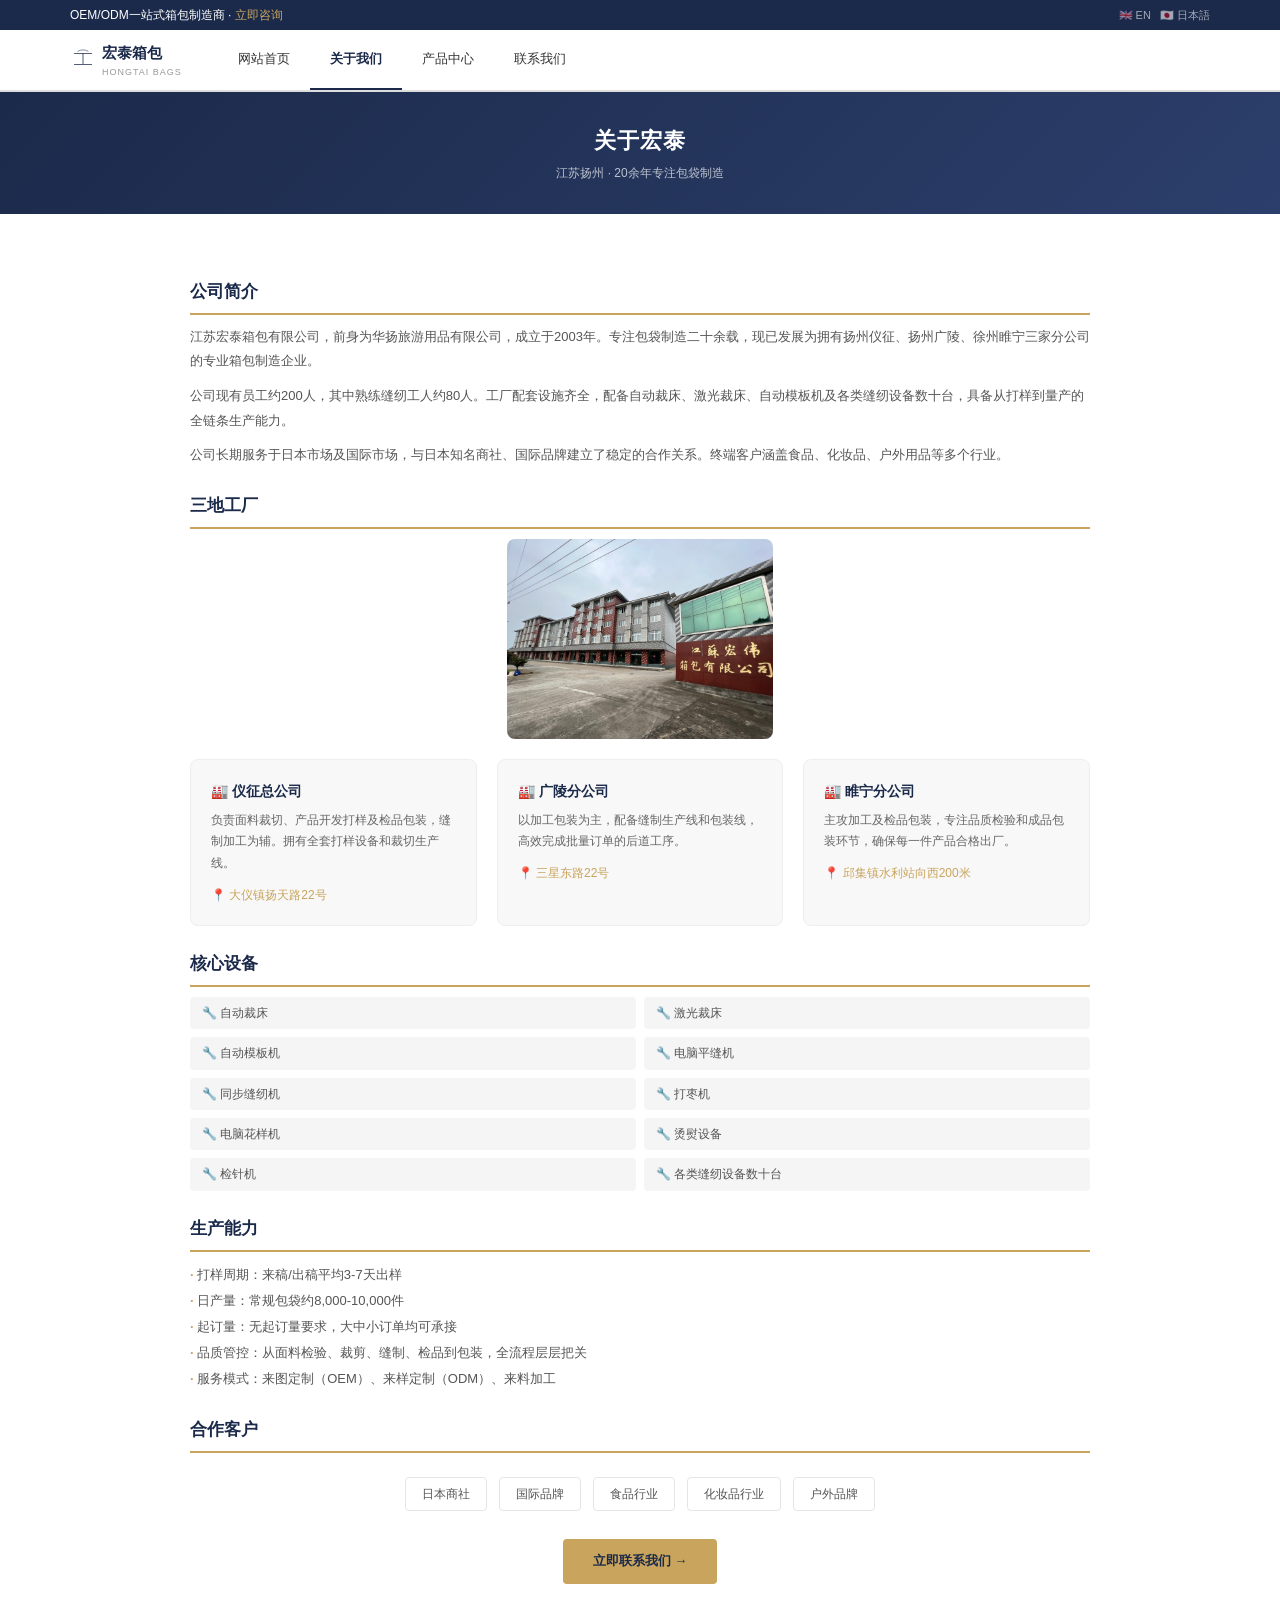
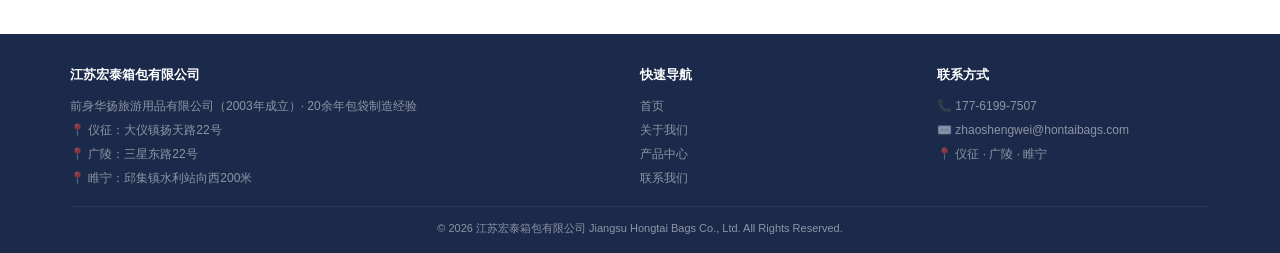
<file: about.html>
<!DOCTYPE html>
<html lang="zh-CN">
<head>
<meta charset="UTF-8">
<meta name="viewport" content="width=device-width, initial-scale=1.0">
<title>关于我们 - 江苏宏泰箱包有限公司</title>
<link rel="icon" href="data:image/svg+xml,<svg xmlns='http://www.w3.org/2000/svg' viewBox='0 0 200 200'><rect x='30' y='48' width='140' height='5' rx='2.5' fill='%231B2A4A'/><rect x='97' y='48' width='6' height='83' rx='3' fill='%231B2A4A'/><rect x='30' y='131' width='140' height='5' rx='2.5' fill='%231B2A4A'/><path d='M58 34 Q100 10 142 34' fill='none' stroke='%231B2A4A' stroke-width='4' stroke-linecap='round'/></svg>">
<link rel="stylesheet" href="css/style.css">
<style>
.header{background:#1B2A4A;height:30px;line-height:30px;color:#fff;font-size:12px}
.header .container{display:flex;justify-content:space-between;align-items:center}
.header a{color:#C8A45C}

.nav{background:#fff;border-bottom:2px solid #ddd;position:sticky;top:0;z-index:100}
.nav .container{display:flex;align-items:center;height:60px}
.nav-logo{display:flex;align-items:center;gap:6px;font-size:15px;font-weight:700;color:#1B2A4A;margin-right:36px}
.nav-logo small{display:block;font-size:9px;font-weight:400;color:#999}
.nav-links{display:flex;list-style:none;gap:0}
.nav-links>li{position:relative}
.nav-links>li>a{display:block;padding:0 20px;font-size:13px;color:#333;line-height:58px;border-bottom:2px solid transparent}
.nav-links>li>a:hover,.nav-links>li>a.on{color:#1B2A4A;border-bottom-color:#1B2A4A;font-weight:600}
.nav-links .dropdown{position:absolute;top:100%;left:0;background:#fff;border:1px solid #e0e0e0;border-top:2px solid #1B2A4A;min-width:140px;display:none;z-index:200;box-shadow:0 3px 8px rgba(0,0,0,0.06)}
.nav-links .dropdown a{display:block;padding:8px 16px;font-size:12px;color:#555;border-bottom:1px solid #f0f0f0;line-height:1.6}
.nav-links .dropdown a:last-child{border-bottom:none}
.nav-links .dropdown a:hover{background:#f8f8f8;color:#1B2A4A}
.nav-links>li:hover .dropdown{display:block}
.nav-toggle{display:none;background:none;border:none;font-size:20px;cursor:pointer;margin-left:auto;padding:4px 8px}

.page-banner{background:linear-gradient(135deg,#1B2A4A,#2C3E6B);color:#fff;padding:30px 0;text-align:center}
.page-banner h1{font-size:22px;letter-spacing:1px}
.page-banner p{font-size:12px;color:rgba(255,255,255,0.7);margin-top:4px}

.about-detail { max-width:900px; margin:0 auto; }
.about-detail h2 { font-size:17px; color:#1B2A4A; margin:24px 0 10px; padding-bottom:6px; border-bottom:2px solid #C8A45C; }
.about-detail p { font-size:13px; color:#555; line-height:1.9; margin-bottom:10px; }
.about-detail ul { list-style:none; font-size:13px; color:#555; line-height:2; }
.about-detail ul li::before { content:"· "; color:#C8A45C; font-weight:700; }

.fact-grid { display:grid; grid-template-columns:repeat(3,1fr); gap:20px; margin:20px 0; }
.fact-card { background:#f8f8f8; border-radius:8px; padding:20px; border:1px solid #eee; }
.fact-card h3 { font-size:14px; color:#1B2A4A; margin-bottom:6px; }
.fact-card p { font-size:12px; color:#666; line-height:1.8; }
.fact-card .addr { font-size:12px; color:#C8A45C; margin-top:4px; }

.client-list { text-align:center; margin:20px 0; }
.client-list .cl { display:inline-block; margin:4px 6px; padding:6px 16px; border:1px solid #e5e5e5; border-radius:4px; font-size:12px; color:#555; }
.client-list .cl:hover { border-color:#C8A45C; }

.equip-grid { display:grid; grid-template-columns:repeat(2,1fr); gap:8px; }
.equip-grid span { font-size:12px; padding:6px 12px; background:#f5f5f5; border-radius:4px; color:#555; }

@media (max-width:640px) {
  .fact-grid { grid-template-columns:1fr; }
  .equip-grid { grid-template-columns:1fr; }
}
</style>
</head>
<body>

<div class="header">
  <div class="container">
    <div>OEM/ODM一站式箱包制造商 · <a href="contact.html">立即咨询</a></div>
    <div style="font-size:11px;">
      <a href="en/index.html" target="_blank" style="color:rgba(255,255,255,0.6);margin-right:6px;">🇬🇧 EN</a>
      <a href="ja/index.html" target="_blank" style="color:rgba(255,255,255,0.6);">🇯🇵 日本語</a>
    </div>
  </div>
</div>

<div class="nav">
  <div class="container">
    <a href="index.html" class="nav-logo">
      <svg width="26" height="26" viewBox="0 0 200 200"><rect x="30" y="48" width="140" height="5" rx="2.5" fill="#1B2A4A"/><rect x="97" y="48" width="6" height="83" rx="3" fill="#1B2A4A"/><rect x="30" y="131" width="140" height="5" rx="2.5" fill="#1B2A4A"/><path d="M58 34 Q100 10 142 34" fill="none" stroke="#1B2A4A" stroke-width="4"/></svg>
      <span>宏泰箱包<small>HONGTAI BAGS</small></span>
    </a>
    <button class="nav-toggle" id="navToggle">☰</button>
    <ul class="nav-links">
      <li><a href="index.html">网站首页</a></li>
      <li>
        <a href="about.html" class="on">关于我们</a>
        <div class="dropdown">
          <a href="about.html">公司简介</a>
          <a href="about.html#equip">核心设备</a>
          <a href="#clients">合作客户</a>
        </div>
      </li>
      <li>
        <a href="products.html">产品中心</a>
        <div class="dropdown">
          <a href="products.html">背包</a>
          <a href="products.html">购物袋</a>
          <a href="products.html">托特包/拎包</a>
          <a href="products.html">保冷包</a>
          <a href="products.html">化妆包/收纳包</a>
          <a href="products.html">腰包</a>
          <a href="products.html">其他品类</a>
        </div>
      </li>
      <li>
        <a href="contact.html">联系我们</a>
        <div class="dropdown">
          <a href="contact.html">联系方式</a>
          <a href="contact.html">在线留言</a>
        </div>
      </li>
    </ul>
  </div>
</div>

<div class="page-banner">
  <div class="container">
    <h1>关于宏泰</h1>
    <p>江苏扬州 · 20余年专注包袋制造</p>
  </div>
</div>

<div class="sec">
  <div class="container">
    <div class="about-detail">

      <h2>公司简介</h2>
      <p>江苏宏泰箱包有限公司，前身为华扬旅游用品有限公司，成立于2003年。专注包袋制造二十余载，现已发展为拥有扬州仪征、扬州广陵、徐州睢宁三家分公司的专业箱包制造企业。</p>
      <p>公司现有员工约200人，其中熟练缝纫工人约80人。工厂配套设施齐全，配备自动裁床、激光裁床、自动模板机及各类缝纫设备数十台，具备从打样到量产的全链条生产能力。</p>
      <p>公司长期服务于日本市场及国际市场，与日本知名商社、国际品牌建立了稳定的合作关系。终端客户涵盖食品、化妆品、户外用品等多个行业。</p>

      <h2>三地工厂</h2>
      <p style="text-align:center;margin-bottom:16px;"><img src="images/factory.jpg" alt="宏泰箱包工厂门头" style="max-width:100%;border-radius:8px;max-height:200px;width:auto;margin:0 auto;"></p>
      <div class="fact-grid">
        <div class="fact-card">
          <h3>🏭 仪征总公司</h3>
          <p>负责面料裁切、产品开发打样及检品包装，缝制加工为辅。拥有全套打样设备和裁切生产线。</p>
          <div class="addr">📍 大仪镇扬天路22号</div>
        </div>
        <div class="fact-card">
          <h3>🏭 广陵分公司</h3>
          <p>以加工包装为主，配备缝制生产线和包装线，高效完成批量订单的后道工序。</p>
          <div class="addr">📍 三星东路22号</div>
        </div>
        <div class="fact-card">
          <h3>🏭 睢宁分公司</h3>
          <p>主攻加工及检品包装，专注品质检验和成品包装环节，确保每一件产品合格出厂。</p>
          <div class="addr">📍 邱集镇水利站向西200米</div>
        </div>
      </div>

      <h2>核心设备</h2>
      <div class="equip-grid">
        <span>🔧 自动裁床</span>
        <span>🔧 激光裁床</span>
        <span>🔧 自动模板机</span>
        <span>🔧 电脑平缝机</span>
        <span>🔧 同步缝纫机</span>
        <span>🔧 打枣机</span>
        <span>🔧 电脑花样机</span>
        <span>🔧 烫熨设备</span>
        <span>🔧 检针机</span>
        <span>🔧 各类缝纫设备数十台</span>
      </div>

      <h2>生产能力</h2>
      <ul>
        <li>打样周期：来稿/出稿平均3-7天出样</li>
        <li>日产量：常规包袋约8,000-10,000件</li>
        <li>起订量：无起订量要求，大中小订单均可承接</li>
        <li>品质管控：从面料检验、裁剪、缝制、检品到包装，全流程层层把关</li>
        <li>服务模式：来图定制（OEM）、来样定制（ODM）、来料加工</li>
      </ul>

      <h2>合作客户</h2>
      <div class="client-list">
        <span class="cl">日本商社</span><span class="cl">国际品牌</span><span class="cl">食品行业</span><span class="cl">化妆品行业</span><span class="cl">户外品牌</span>
      </div>

      <p style="text-align:center;margin-top:24px;">
        <a href="contact.html" style="display:inline-block;padding:10px 30px;background:#C8A45C;color:#1B2A4A;border-radius:4px;font-weight:600;">立即联系我们 →</a>
      </p>

    </div>
  </div>
</div>

<footer>
  <div class="container">
    <div class="footer-grid">
      <div>
        <h4>江苏宏泰箱包有限公司</h4>
        <p>前身华扬旅游用品有限公司（2003年成立）· 20余年包袋制造经验</p>
        <p>📍 仪征：大仪镇扬天路22号<br>📍 广陵：三星东路22号<br>📍 睢宁：邱集镇水利站向西200米</p>
      </div>
      <div>
        <h4>快速导航</h4>
        <a href="index.html">首页</a><br>
        <a href="about.html">关于我们</a><br>
        <a href="products.html">产品中心</a><br>
        <a href="contact.html">联系我们</a>
      </div>
      <div>
        <h4>联系方式</h4>
        <p>📞 177-6199-7507</p>
        <p>✉️ zhaoshengwei@hontaibags.com</p>
        <p>📍 仪征 · 广陵 · 睢宁</p>
      </div>
    </div>
    <div class="footer-bot">© 2026 江苏宏泰箱包有限公司 Jiangsu Hongtai Bags Co., Ltd. All Rights Reserved.</div>
  </div>
</footer>

<script>
document.getElementById('navToggle').addEventListener('click',function(){
  this.nextElementSibling.classList.toggle('open');
}););
</script>
</body>
</html>
</file>
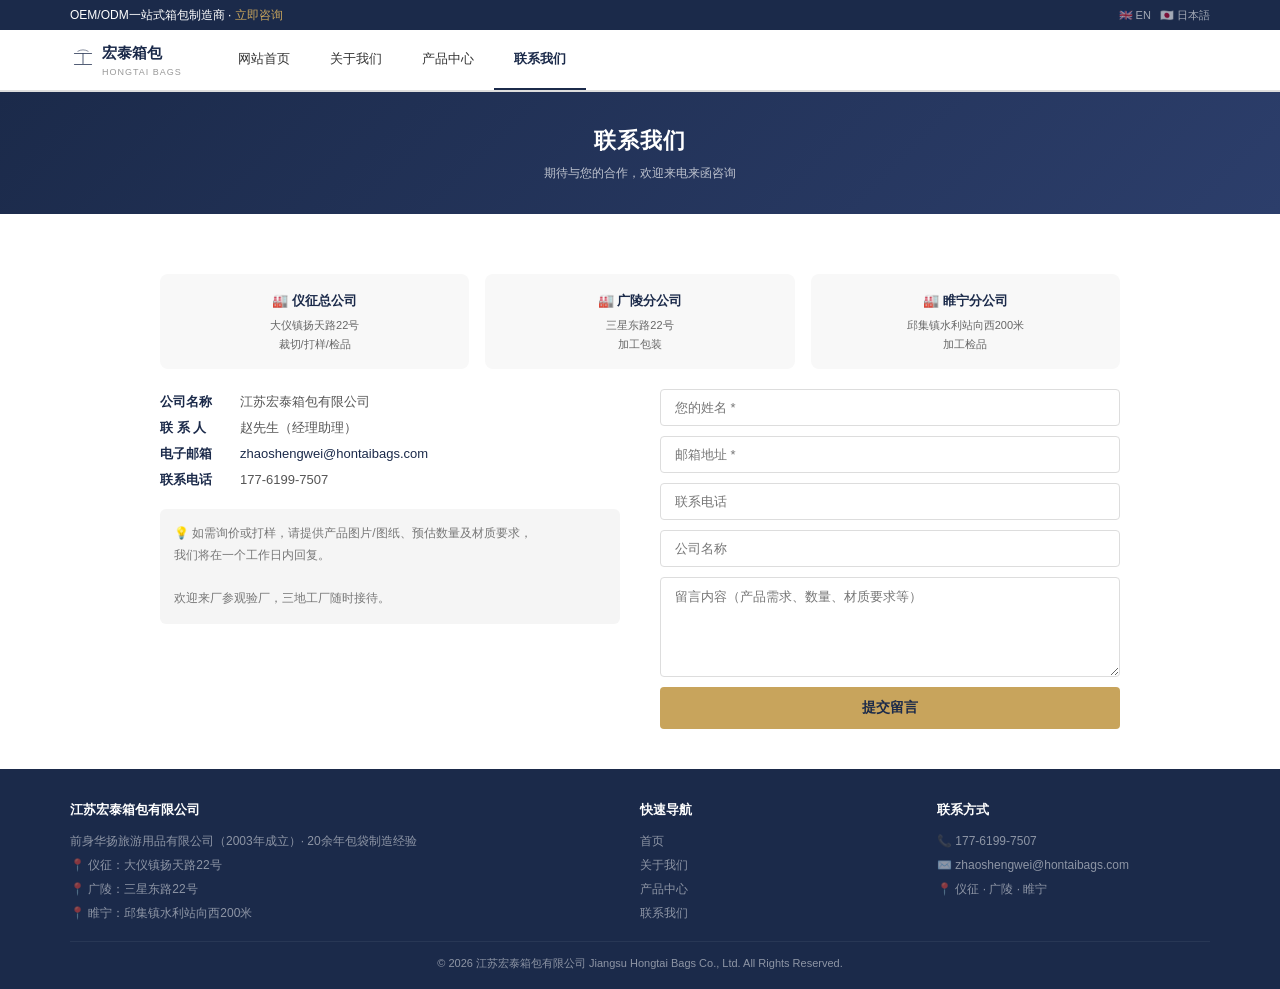
<file: contact.html>
<!DOCTYPE html>
<html lang="zh-CN">
<head>
<meta charset="UTF-8">
<meta name="viewport" content="width=device-width, initial-scale=1.0">
<title>联系我们 - 江苏宏泰箱包有限公司</title>
<link rel="icon" href="data:image/svg+xml,<svg xmlns='http://www.w3.org/2000/svg' viewBox='0 0 200 200'><rect x='30' y='48' width='140' height='5' rx='2.5' fill='%231B2A4A'/><rect x='97' y='48' width='6' height='83' rx='3' fill='%231B2A4A'/><rect x='30' y='131' width='140' height='5' rx='2.5' fill='%231B2A4A'/><path d='M58 34 Q100 10 142 34' fill='none' stroke='%231B2A4A' stroke-width='4' stroke-linecap='round'/></svg>">
<link rel="stylesheet" href="css/style.css">
<style>
.header{background:#1B2A4A;height:30px;line-height:30px;color:#fff;font-size:12px}
.header .container{display:flex;justify-content:space-between;align-items:center}
.header a{color:#C8A45C}

.nav{background:#fff;border-bottom:2px solid #ddd;position:sticky;top:0;z-index:100}
.nav .container{display:flex;align-items:center;height:60px}
.nav-logo{display:flex;align-items:center;gap:6px;font-size:15px;font-weight:700;color:#1B2A4A;margin-right:36px}
.nav-logo small{display:block;font-size:9px;font-weight:400;color:#999}
.nav-links{display:flex;list-style:none;gap:0}
.nav-links>li{position:relative}
.nav-links>li>a{display:block;padding:0 20px;font-size:13px;color:#333;line-height:58px;border-bottom:2px solid transparent}
.nav-links>li>a:hover,.nav-links>li>a.on{color:#1B2A4A;border-bottom-color:#1B2A4A;font-weight:600}
.nav-links .dropdown{position:absolute;top:100%;left:0;background:#fff;border:1px solid #e0e0e0;border-top:2px solid #1B2A4A;min-width:140px;display:none;z-index:200;box-shadow:0 3px 8px rgba(0,0,0,0.06)}
.nav-links .dropdown a{display:block;padding:8px 16px;font-size:12px;color:#555;border-bottom:1px solid #f0f0f0;line-height:1.6}
.nav-links .dropdown a:last-child{border-bottom:none}
.nav-links .dropdown a:hover{background:#f8f8f8;color:#1B2A4A}
.nav-links>li:hover .dropdown{display:block}
.nav-toggle{display:none;background:none;border:none;font-size:20px;cursor:pointer;margin-left:auto;padding:4px 8px}

.page-banner{background:linear-gradient(135deg,#1B2A4A,#2C3E6B);color:#fff;padding:30px 0;text-align:center}
.page-banner h1{font-size:22px;letter-spacing:1px}
.page-banner p{font-size:12px;color:rgba(255,255,255,0.7);margin-top:4px}

.contact-page { max-width:960px; margin:0 auto; }
.contact-cols { display:grid; grid-template-columns:1fr 1fr; gap:40px; }
.contact-cols .cinfo p { font-size:13px; color:#555; line-height:2; }
.contact-cols .cinfo .label { color:#1B2A4A; font-weight:600; min-width:80px; display:inline-block; }
.contact-cols .cinfo .tip { margin-top:16px; padding:14px; background:#f5f5f5; border-radius:6px; font-size:12px; color:#777; line-height:1.8; }
.contact-cols form { display:flex; flex-direction:column; gap:10px; }
.contact-cols form input,.contact-cols form textarea { padding:10px 14px; border:1px solid #ddd; border-radius:4px; font-size:13px; font-family:inherit; outline:none; }
.contact-cols form input:focus,.contact-cols form textarea:focus { border-color:#C8A45C; }
.contact-cols form textarea { resize:vertical; min-height:100px; }
.contact-cols form button { padding:12px; border:none; border-radius:4px; background:#C8A45C; color:#1B2A4A; font-size:14px; font-weight:600; cursor:pointer; }
.contact-cols form button:hover { background:#DFC27A; }

.fact-mini { display:grid; grid-template-columns:repeat(3,1fr); gap:16px; margin:20px 0; }
.fact-mini .fm { background:#f8f8f8; border-radius:8px; padding:16px; text-align:center; }
.fact-mini .fm h4 { font-size:13px; color:#1B2A4A; margin-bottom:4px; }
.fact-mini .fm p { font-size:11px; color:#666; }

@media (max-width:640px) {
  .contact-cols { grid-template-columns:1fr; }
  .fact-mini { grid-template-columns:1fr; }
}
</style>
</head>
<body>

<div class="header">
  <div class="container">
    <div>OEM/ODM一站式箱包制造商 · <a href="contact.html">立即咨询</a></div>
    <div style="font-size:11px;">
      <a href="en/index.html" target="_blank" style="color:rgba(255,255,255,0.6);margin-right:6px;">🇬🇧 EN</a>
      <a href="ja/index.html" target="_blank" style="color:rgba(255,255,255,0.6);">🇯🇵 日本語</a>
    </div>
  </div>
</div>

<div class="nav">
  <div class="container">
    <a href="index.html" class="nav-logo">
      <svg width="26" height="26" viewBox="0 0 200 200"><rect x="30" y="48" width="140" height="5" rx="2.5" fill="#1B2A4A"/><rect x="97" y="48" width="6" height="83" rx="3" fill="#1B2A4A"/><rect x="30" y="131" width="140" height="5" rx="2.5" fill="#1B2A4A"/><path d="M58 34 Q100 10 142 34" fill="none" stroke="#1B2A4A" stroke-width="4"/></svg>
      <span>宏泰箱包<small>HONGTAI BAGS</small></span>
    </a>
    <button class="nav-toggle" id="navToggle">☰</button>
    <ul class="nav-links">
      <li><a href="index.html">网站首页</a></li>
      <li>
        <a href="about.html">关于我们</a>
        <div class="dropdown">
          <a href="about.html">公司简介</a>
          <a href="about.html">核心设备</a>
          <a href="about.html">合作客户</a>
        </div>
      </li>
      <li>
        <a href="products.html">产品中心</a>
        <div class="dropdown">
          <a href="products.html">背包</a>
          <a href="products.html">购物袋</a>
          <a href="products.html">托特包/拎包</a>
          <a href="products.html">保冷包</a>
          <a href="products.html">化妆包/收纳包</a>
          <a href="products.html">腰包</a>
          <a href="products.html">其他品类</a>
        </div>
      </li>
      <li>
        <a href="contact.html" class="on">联系我们</a>
        <div class="dropdown">
          <a href="contact.html">联系方式</a>
          <a href="contact.html">在线留言</a>
        </div>
      </li>
    </ul>
  </div>
</div>

<div class="page-banner">
  <div class="container">
    <h1>联系我们</h1>
    <p>期待与您的合作，欢迎来电来函咨询</p>
  </div>
</div>

<div class="sec">
  <div class="container">
    <div class="contact-page">

      <div class="fact-mini">
        <div class="fm"><h4>🏭 仪征总公司</h4><p>大仪镇扬天路22号<br>裁切/打样/检品</p></div>
        <div class="fm"><h4>🏭 广陵分公司</h4><p>三星东路22号<br>加工包装</p></div>
        <div class="fm"><h4>🏭 睢宁分公司</h4><p>邱集镇水利站向西200米<br>加工检品</p></div>
      </div>

      <div class="contact-cols">
        <div class="cinfo">
          <p><span class="label">公司名称</span>江苏宏泰箱包有限公司</p>
          <p><span class="label">联 系 人</span>赵先生（经理助理）</p>
          <p><span class="label">电子邮箱</span><a href="mailto:zhaoshengwei@hontaibags.com" style="color:#1B2A4A;">zhaoshengwei@hontaibags.com</a></p>
          <p><span class="label">联系电话</span>177-6199-7507</p>
          <div class="tip">
            💡 如需询价或打样，请提供产品图片/图纸、预估数量及材质要求，<br>
            我们将在一个工作日内回复。<br><br>
            欢迎来厂参观验厂，三地工厂随时接待。
          </div>
        </div>
        <form onsubmit="alert('感谢留言！我们会尽快联系您。');this.reset();return false;">
          <input type="text" placeholder="您的姓名 *" required>
          <input type="email" placeholder="邮箱地址 *" required>
          <input type="text" placeholder="联系电话">
          <input type="text" placeholder="公司名称">
          <textarea placeholder="留言内容（产品需求、数量、材质要求等）"></textarea>
          <button type="submit">提交留言</button>
        </form>
      </div>

    </div>
  </div>
</div>

<footer>
  <div class="container">
    <div class="footer-grid">
      <div>
        <h4>江苏宏泰箱包有限公司</h4>
        <p>前身华扬旅游用品有限公司（2003年成立）· 20余年包袋制造经验</p>
        <p>📍 仪征：大仪镇扬天路22号<br>📍 广陵：三星东路22号<br>📍 睢宁：邱集镇水利站向西200米</p>
      </div>
      <div>
        <h4>快速导航</h4>
        <a href="index.html">首页</a><br>
        <a href="about.html">关于我们</a><br>
        <a href="products.html">产品中心</a><br>
        <a href="contact.html">联系我们</a>
      </div>
      <div>
        <h4>联系方式</h4>
        <p>📞 177-6199-7507</p>
        <p>✉️ zhaoshengwei@hontaibags.com</p>
        <p>📍 仪征 · 广陵 · 睢宁</p>
      </div>
    </div>
    <div class="footer-bot">© 2026 江苏宏泰箱包有限公司 Jiangsu Hongtai Bags Co., Ltd. All Rights Reserved.</div>
  </div>
</footer>

<script>
document.getElementById('navToggle').addEventListener('click',function(){
  this.nextElementSibling.classList.toggle('open');
}););
</script>
</body>
</html>
</file>
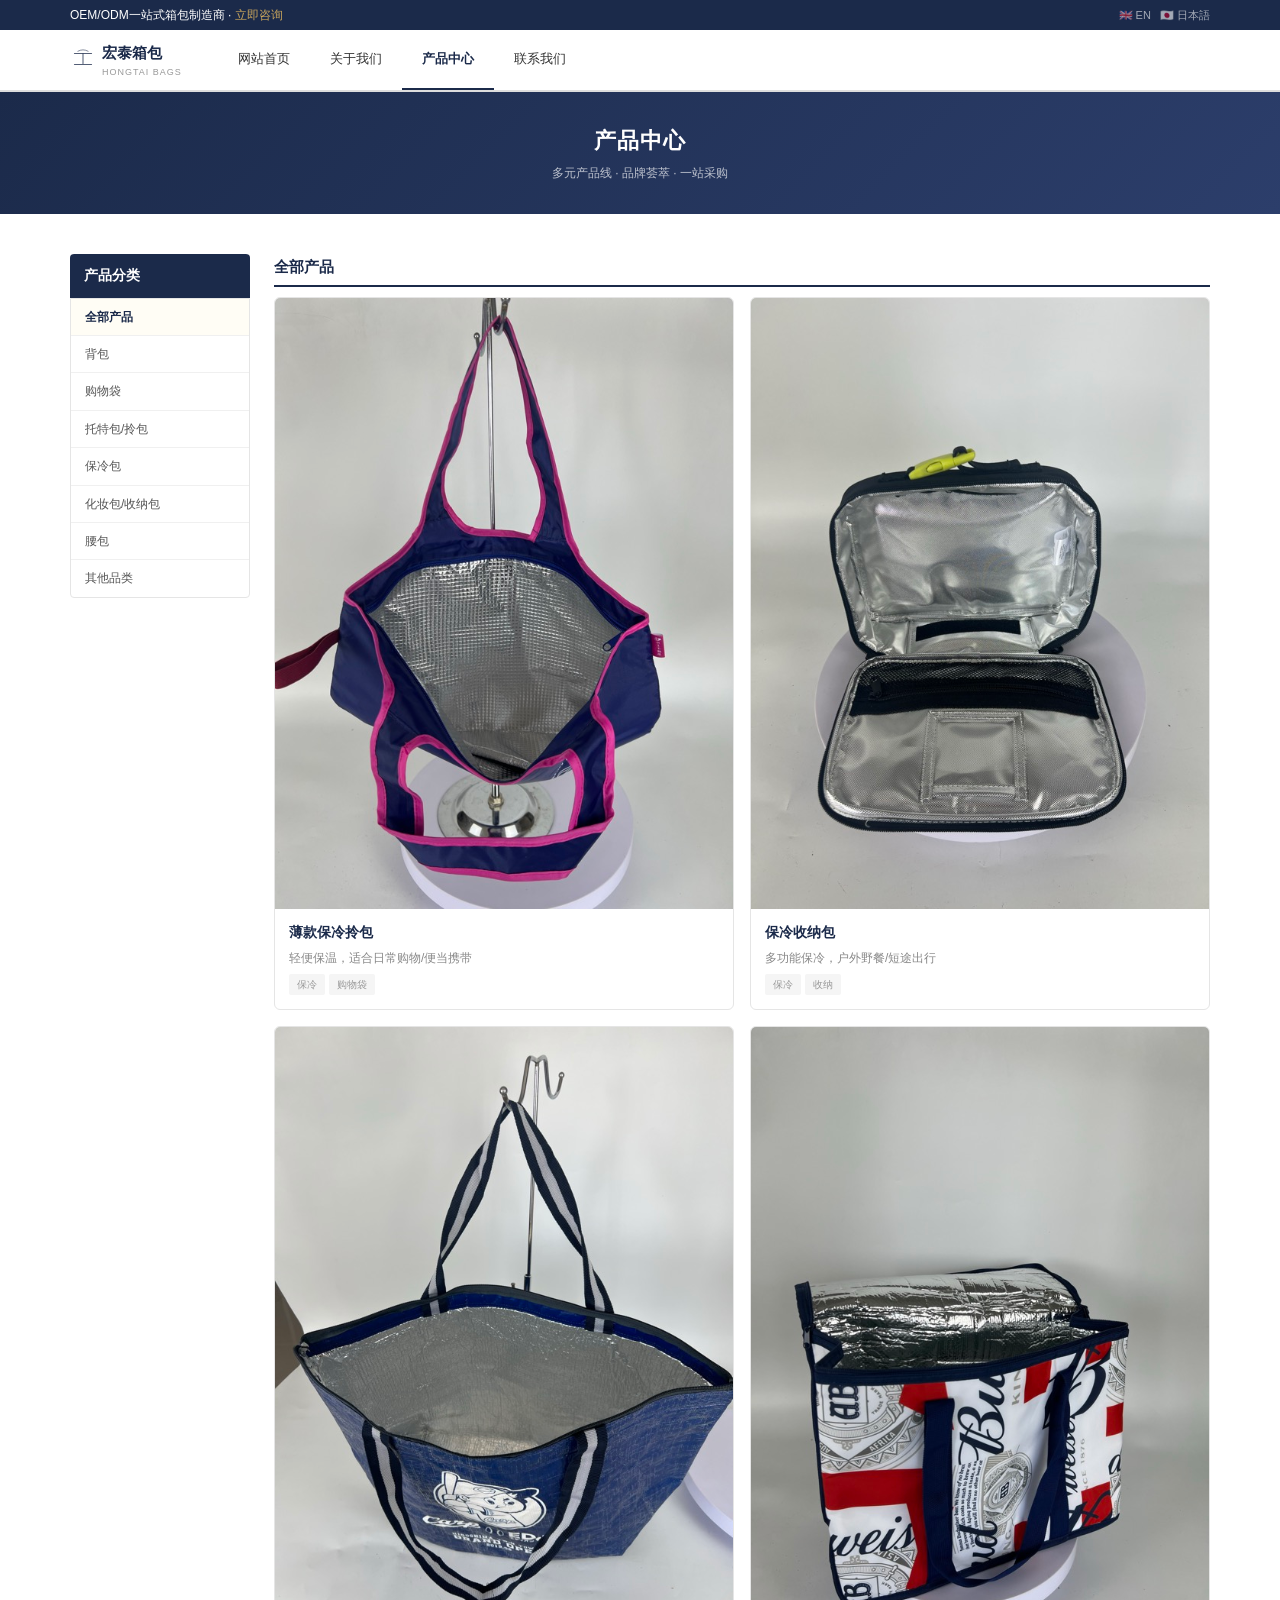
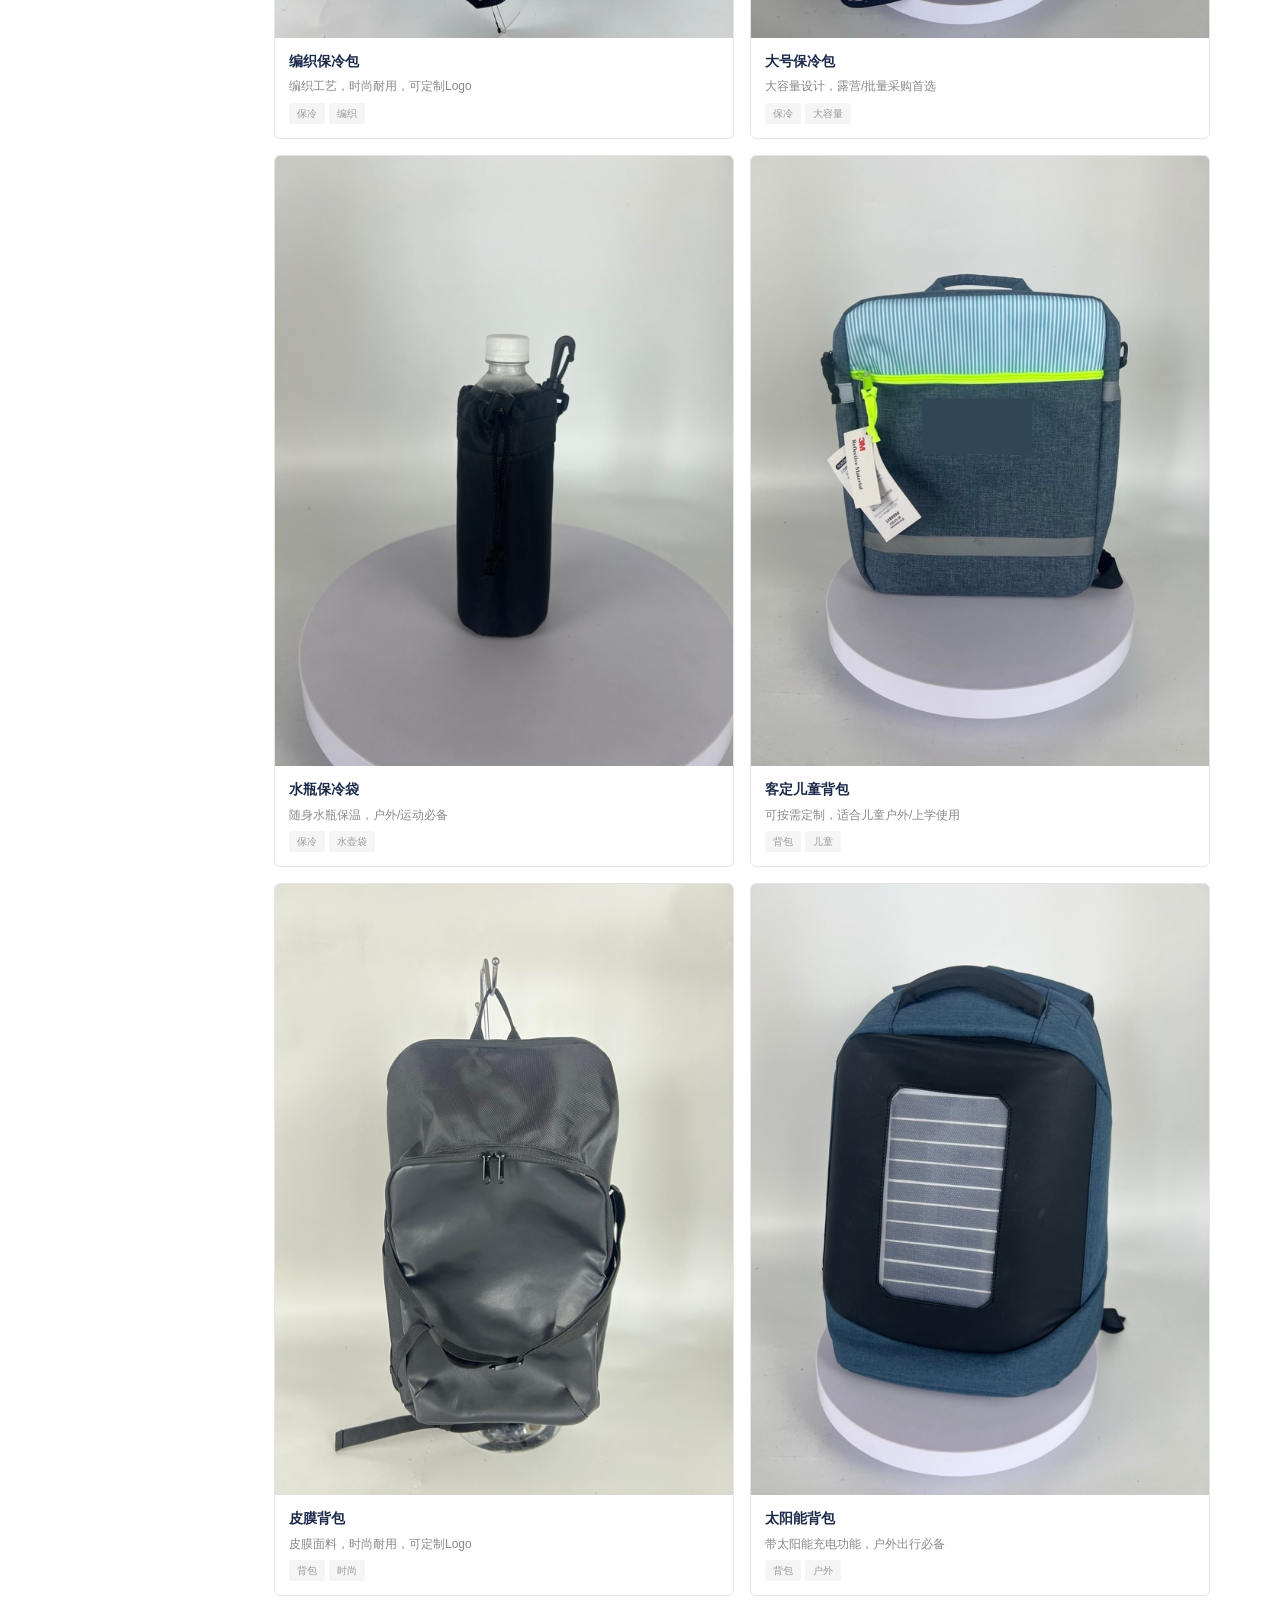
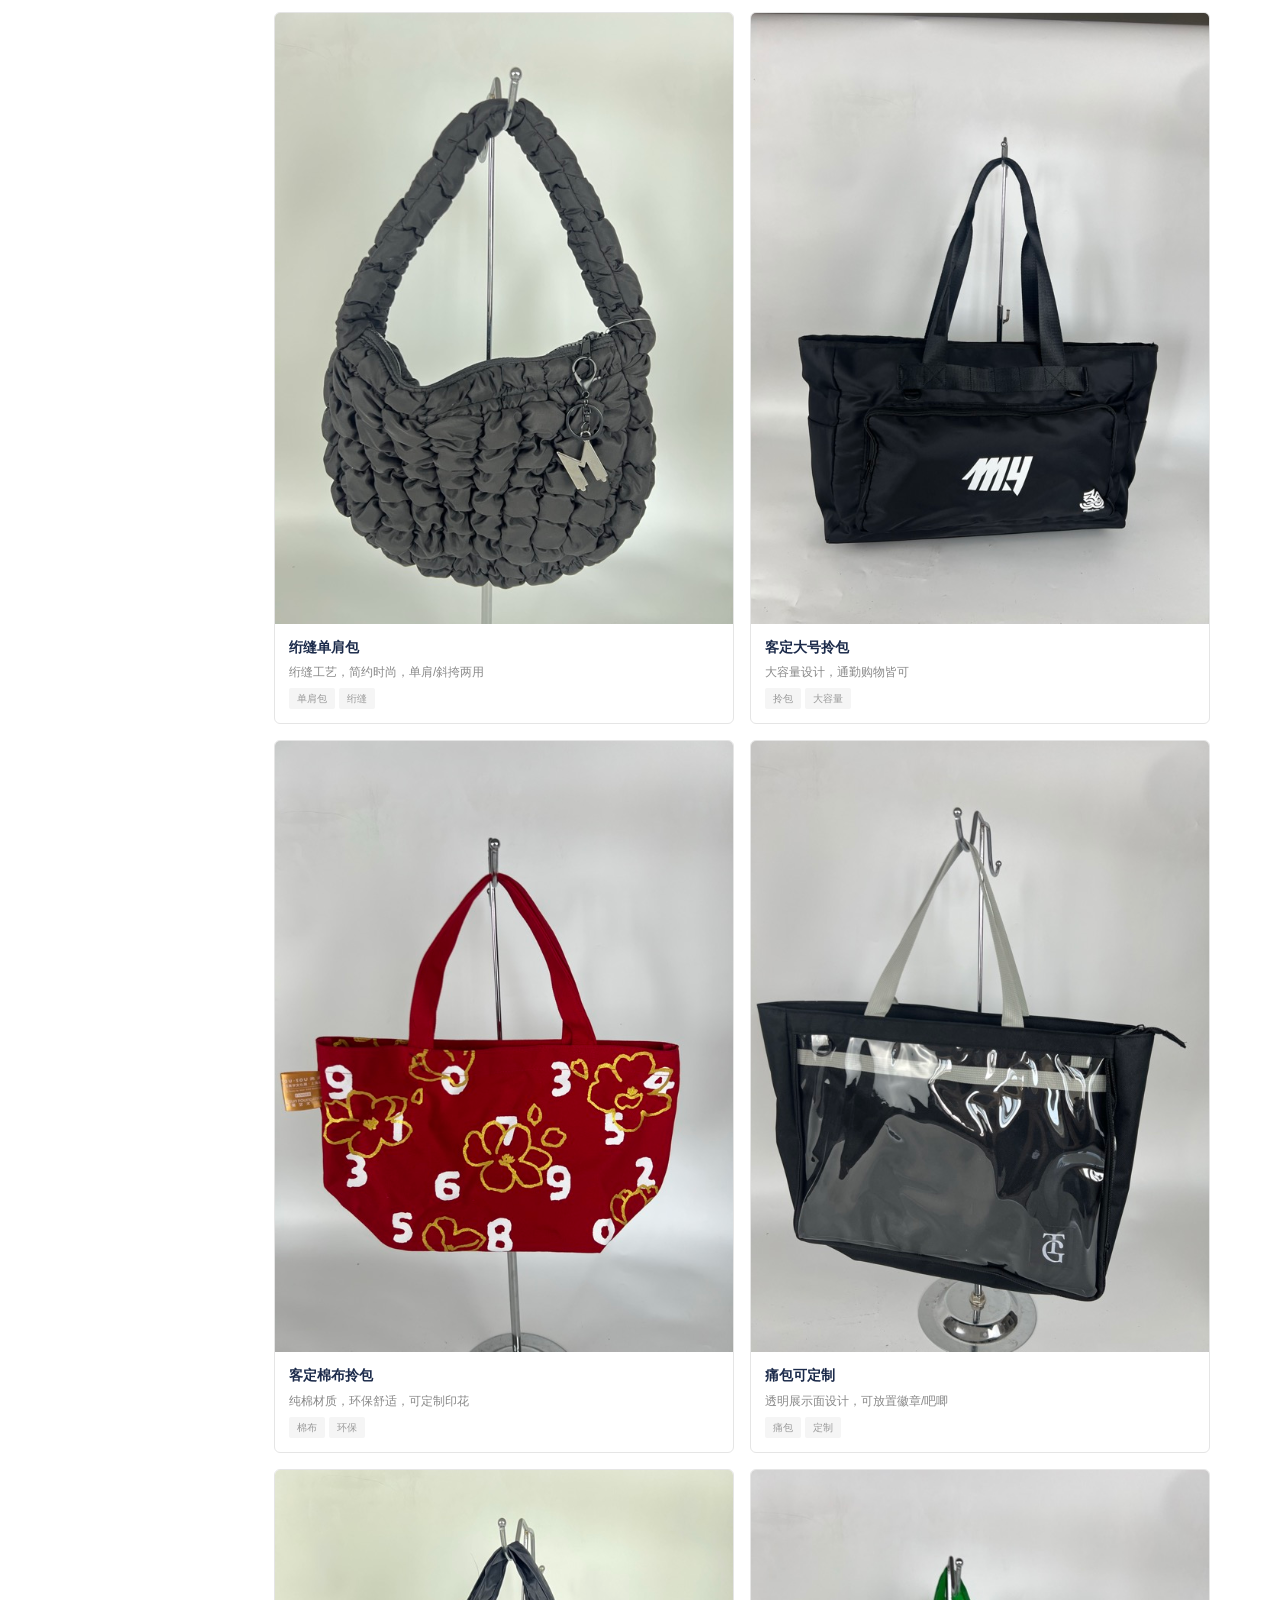
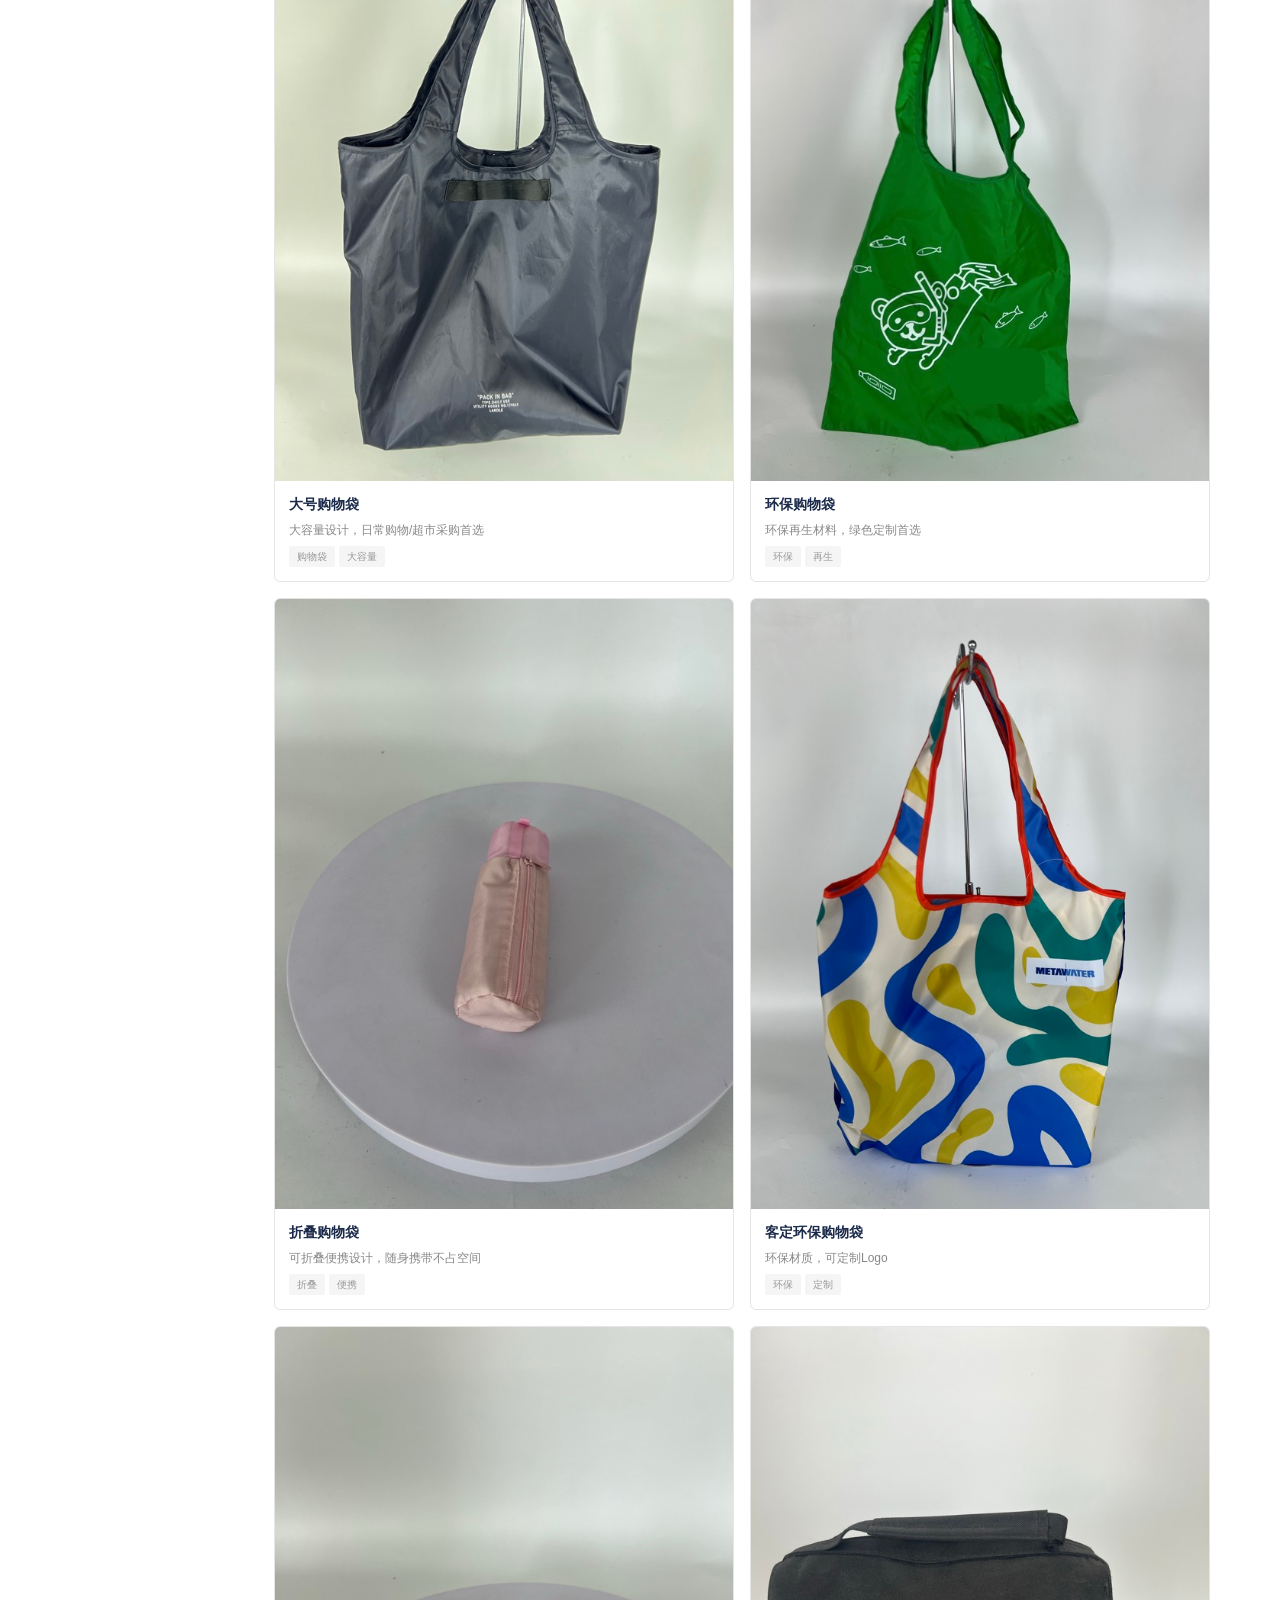
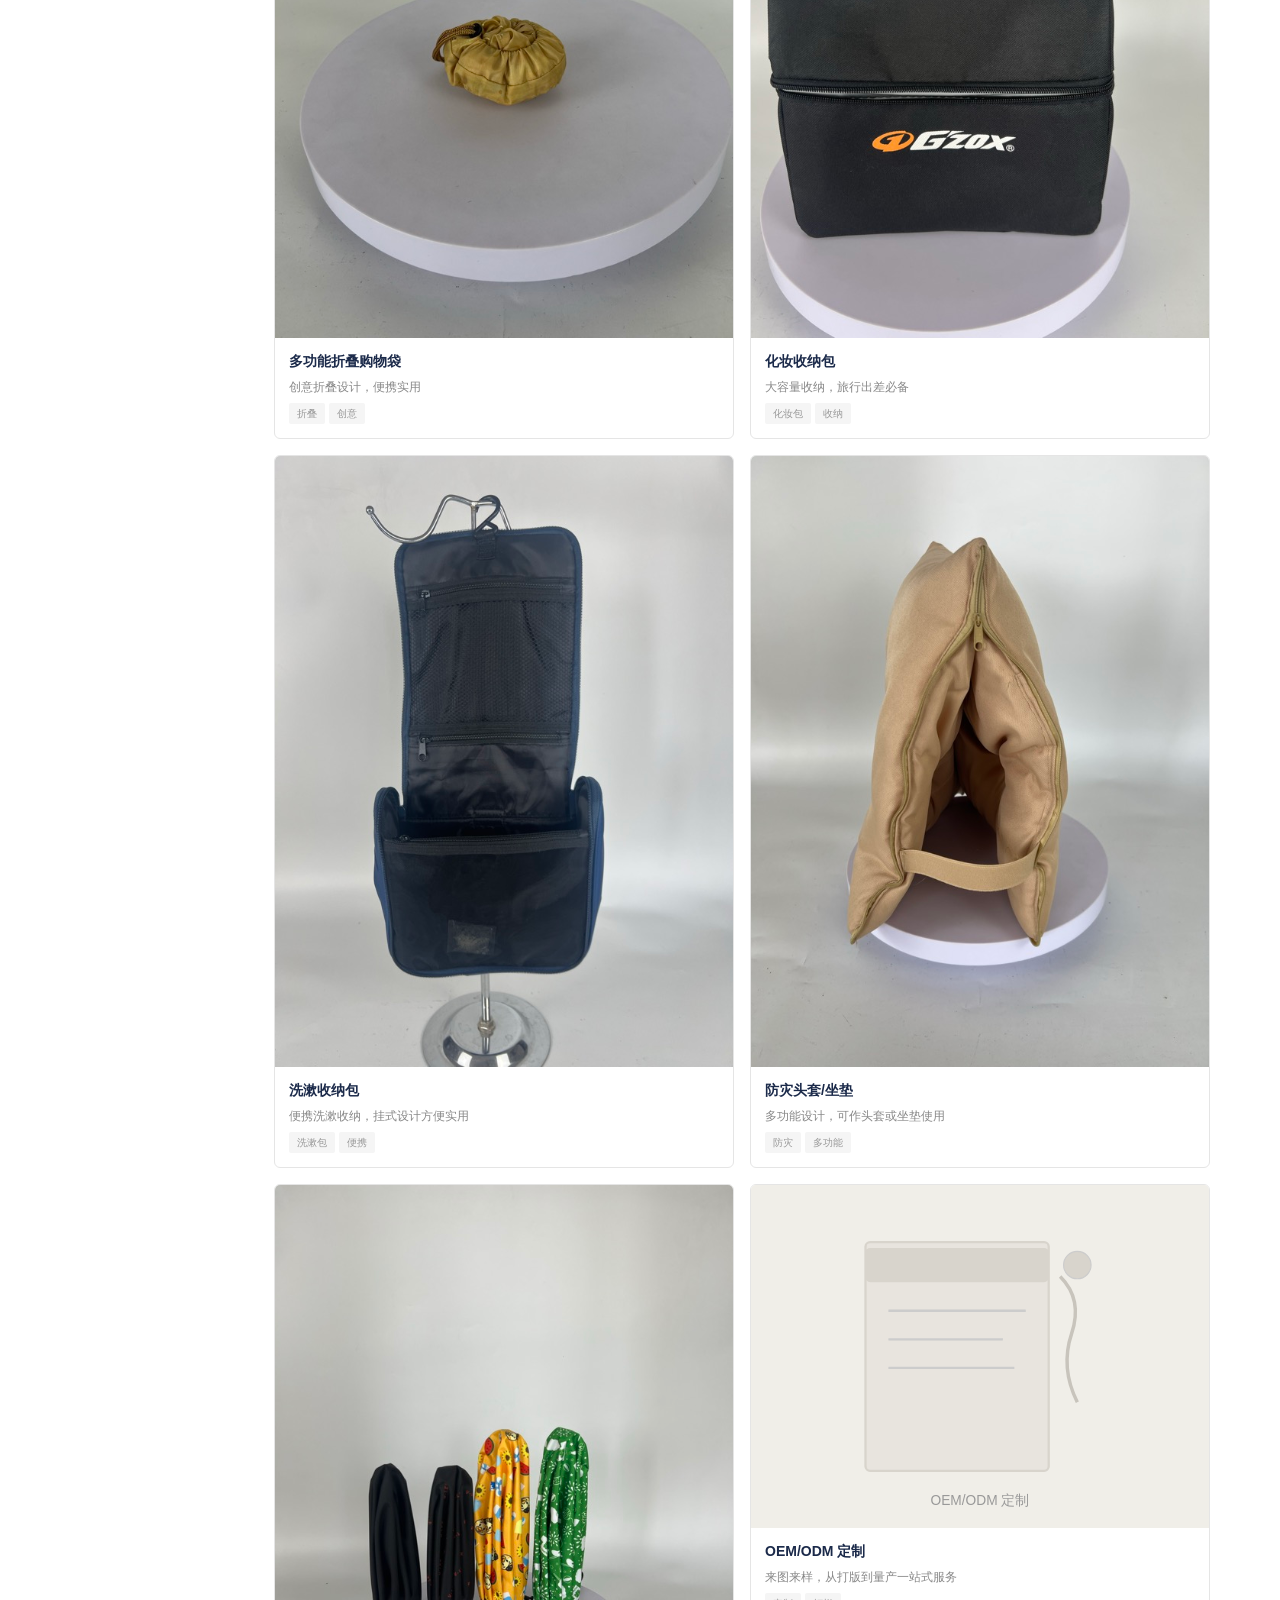
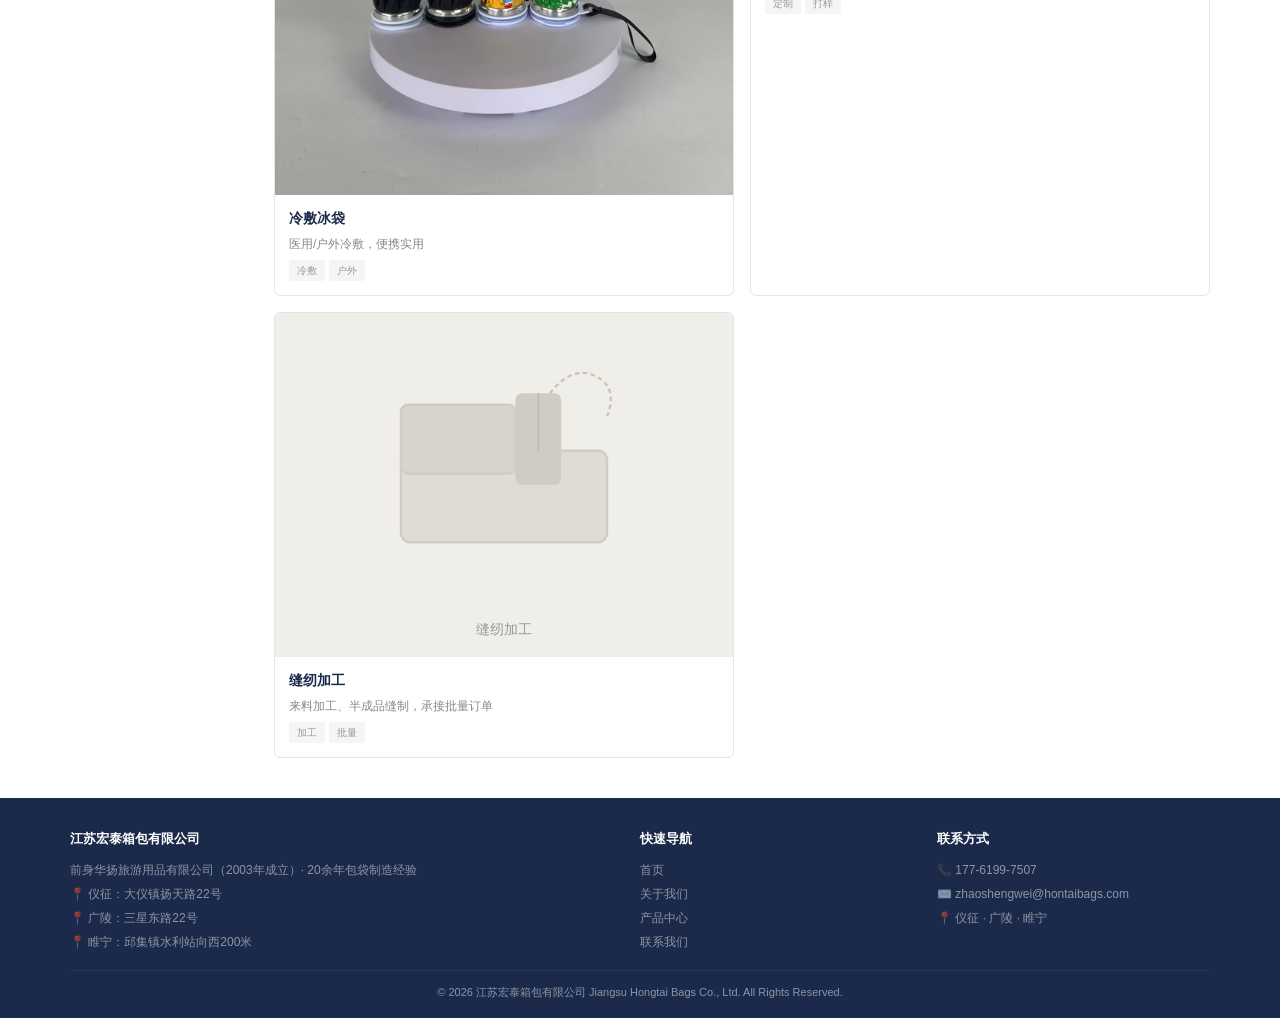
<file: products.html>
<!DOCTYPE html>
<html lang="zh-CN">
<head>
<meta charset="UTF-8">
<meta name="viewport" content="width=device-width, initial-scale=1.0">
<title>产品中心 - 江苏宏泰箱包有限公司</title>
<link rel="icon" href="data:image/svg+xml,<svg xmlns='http://www.w3.org/2000/svg' viewBox='0 0 200 200'><rect x='30' y='48' width='140' height='5' rx='2.5' fill='%231B2A4A'/><rect x='97' y='48' width='6' height='83' rx='3' fill='%231B2A4A'/><rect x='30' y='131' width='140' height='5' rx='2.5' fill='%231B2A4A'/><path d='M58 34 Q100 10 142 34' fill='none' stroke='%231B2A4A' stroke-width='4' stroke-linecap='round'/></svg>">
<link rel="stylesheet" href="css/style.css">
<style>
.header{background:#1B2A4A;height:30px;line-height:30px;color:#fff;font-size:12px}
.header .container{display:flex;justify-content:space-between;align-items:center}
.header a{color:#C8A45C}

.nav{background:#fff;border-bottom:2px solid #ddd;position:sticky;top:0;z-index:100}
.nav .container{display:flex;align-items:center;height:60px}
.nav-logo{display:flex;align-items:center;gap:6px;font-size:15px;font-weight:700;color:#1B2A4A;margin-right:36px}
.nav-logo small{display:block;font-size:9px;font-weight:400;color:#999}
.nav-links{display:flex;list-style:none;gap:0}
.nav-links>li{position:relative}
.nav-links>li>a{display:block;padding:0 20px;font-size:13px;color:#333;line-height:58px;border-bottom:2px solid transparent}
.nav-links>li>a:hover,.nav-links>li>a.on{color:#1B2A4A;border-bottom-color:#1B2A4A;font-weight:600}
.nav-links .dropdown{position:absolute;top:100%;left:0;background:#fff;border:1px solid #e0e0e0;border-top:2px solid #1B2A4A;min-width:140px;display:none;z-index:200;box-shadow:0 3px 8px rgba(0,0,0,0.06)}
.nav-links .dropdown a{display:block;padding:8px 16px;font-size:12px;color:#555;border-bottom:1px solid #f0f0f0;line-height:1.6}
.nav-links .dropdown a:last-child{border-bottom:none}
.nav-links .dropdown a:hover{background:#f8f8f8;color:#1B2A4A}
.nav-links>li:hover .dropdown{display:block}
.nav-toggle{display:none;background:none;border:none;font-size:20px;cursor:pointer;margin-left:auto;padding:4px 8px}

.page-banner{background:linear-gradient(135deg,#1B2A4A,#2C3E6B);color:#fff;padding:30px 0;text-align:center}
.page-banner h1{font-size:22px;letter-spacing:1px}
.page-banner p{font-size:12px;color:rgba(255,255,255,0.7);margin-top:4px}

.prod-page-wrap { display:flex; gap:24px; }
.prod-side { width:180px; flex-shrink:0; }
.prod-side h4 { font-size:14px; color:#fff; background:#1B2A4A; padding:10px 14px; border-radius:4px 4px 0 0; }
.prod-side ul { list-style:none; border:1px solid #e5e5e5; border-radius:0 0 4px 4px; }
.prod-side li { padding:8px 14px; font-size:12px; color:#555; border-bottom:1px solid #f0f0f0; cursor:pointer; }
.prod-side li a { display:block; color:#555; }
.prod-side li:last-child { border:none; }
.prod-side li:hover { color:#1B2A4A; background:#FFFDF5; }
.prod-side li.active { color:#1B2A4A; font-weight:600; background:#FFFDF5; }

.prod-grid { display:grid; grid-template-columns:repeat(2,1fr); gap:16px; }
.prod-card { border:1px solid #e5e5e5; border-radius:6px; overflow:hidden; transition:.2s; background:#fff; }
.prod-card:hover { border-color:#C8A45C; box-shadow:0 2px 10px rgba(0,0,0,0.04); }
.prod-card .pimg { height:auto; background:#f5f5f5; display:flex; align-items:center; justify-content:center; overflow:hidden; }
.prod-card .pimg img { width:100%; height:auto; object-fit:cover; }
.prod-card .pinfo { padding:12px 14px 14px; }
.prod-card .pinfo h3 { font-size:14px; color:#1B2A4A; margin-bottom:4px; }
.prod-card .pinfo p { font-size:12px; color:#888; line-height:1.6; }
.prod-card .pinfo .tags { display:flex; gap:4px; flex-wrap:wrap; margin-top:6px; }
.prod-card .pinfo .tags span { font-size:10px; padding:2px 8px; border-radius:2px; background:#f5f5f5; color:#999; }

.prod-list { display:flex; flex-direction:column; gap:8px; }
.prod-row { display:flex; gap:12px; align-items:center; border:1px solid #eee; border-radius:6px; overflow:hidden; }
.prod-row .pri { width:80px; height:80px; background:#f5f5f5; display:flex; align-items:center; justify-content:center; font-size:28px; color:#ccc; flex-shrink:0; }
.prod-row .prb { flex:1; padding-right:12px; }
.prod-row .prb h3 { font-size:13px; color:#1B2A4A; }
.prod-row .prb p { font-size:11px; color:#888; }

@media (max-width:860px) {
  .prod-page-wrap { flex-direction:column; }
  .prod-side { width:100%; }
  .prod-grid { grid-template-columns:1fr 1fr; }
}
@media (max-width:640px) {
  .prod-grid { grid-template-columns:1fr; }
}
</style>
</head>
<body>

<div class="header">
  <div class="container">
    <div>OEM/ODM一站式箱包制造商 · <a href="contact.html">立即咨询</a></div>
    <div style="font-size:11px;">
      <a href="en/index.html" target="_blank" style="color:rgba(255,255,255,0.6);margin-right:6px;">🇬🇧 EN</a>
      <a href="ja/index.html" target="_blank" style="color:rgba(255,255,255,0.6);">🇯🇵 日本語</a>
    </div>
  </div>
</div>

<div class="nav">
  <div class="container">
    <a href="index.html" class="nav-logo">
      <svg width="26" height="26" viewBox="0 0 200 200"><rect x="30" y="48" width="140" height="5" rx="2.5" fill="#1B2A4A"/><rect x="97" y="48" width="6" height="83" rx="3" fill="#1B2A4A"/><rect x="30" y="131" width="140" height="5" rx="2.5" fill="#1B2A4A"/><path d="M58 34 Q100 10 142 34" fill="none" stroke="#1B2A4A" stroke-width="4"/></svg>
      <span>宏泰箱包<small>HONGTAI BAGS</small></span>
    </a>
    <button class="nav-toggle" id="navToggle">☰</button>
    <ul class="nav-links">
      <li><a href="index.html">网站首页</a></li>
      <li>
        <a href="about.html">关于我们</a>
        <div class="dropdown">
          <a href="about.html">公司简介</a>
          <a href="about.html">核心设备</a>
          <a href="about.html">合作客户</a>
        </div>
      </li>
      <li>
        <a href="products.html" class="on">产品中心</a>
        <div class="dropdown">
          <a href="products.html">背包</a>
          <a href="products.html">购物袋</a>
          <a href="products.html">托特包/拎包</a>
          <a href="products.html">保冷包</a>
          <a href="products.html">化妆包/收纳包</a>
          <a href="products.html">腰包</a>
          <a href="products.html">其他品类</a>
        </div>
      </li>
      <li>
        <a href="contact.html">联系我们</a>
        <div class="dropdown">
          <a href="contact.html">联系方式</a>
          <a href="contact.html">在线留言</a>
        </div>
      </li>
    </ul>
  </div>
</div>

<div class="page-banner">
  <div class="container">
    <h1>产品中心</h1>
    <p>多元产品线 · 品牌荟萃 · 一站采购</p>
  </div>
</div>

<div class="sec">
  <div class="container">
    <div class="prod-page-wrap">
      <div class="prod-side">
        <h4>产品分类</h4>
        <ul id="catList">
          <li class="active" data-cat="all"><a href="javascript:;" style="color:#1B2A4A;font-weight:600">全部产品</a></li>
          <li data-cat="背包"><a href="javascript:;">背包</a></li>
          <li data-cat="购物袋"><a href="javascript:;">购物袋</a></li>
          <li data-cat="托特包"><a href="javascript:;">托特包/拎包</a></li>
          <li data-cat="保冷包"><a href="javascript:;">保冷包</a></li>
          <li data-cat="化妆包"><a href="javascript:;">化妆包/收纳包</a></li>
          <li data-cat="腰包"><a href="javascript:;">腰包</a></li>
          <li data-cat="其他"><a href="javascript:;">其他品类</a></li>
        </ul>
      </div>
      <div style="flex:1;">
        <div id="cat-all">
          <h3 id="catTitle" style="font-size:15px;color:#1B2A4A;margin-bottom:10px;padding-bottom:6px;border-bottom:2px solid #1B2A4A;">全部产品</h3>
          <div class="prod-grid" id="prodGrid">
            <div class="prod-card" data-cat="保冷包"><div class="pimg"><img src="images/prod-cooler-thin.jpg" alt="薄款保冷拎包"></div><div class="pinfo"><h3>薄款保冷拎包</h3><p>轻便保温，适合日常购物/便当携带</p><div class="tags"><span>保冷</span><span>购物袋</span></div></div></div>
            <div class="prod-card" data-cat="保冷包"><div class="pimg"><img src="images/prod-cooler-pouch.jpg" alt="保冷收纳包"></div><div class="pinfo"><h3>保冷收纳包</h3><p>多功能保冷，户外野餐/短途出行</p><div class="tags"><span>保冷</span><span>收纳</span></div></div></div>
            <div class="prod-card" data-cat="保冷包"><div class="pimg"><img src="images/prod-cooler-woven.jpg" alt="编织保冷包"></div><div class="pinfo"><h3>编织保冷包</h3><p>编织工艺，时尚耐用，可定制Logo</p><div class="tags"><span>保冷</span><span>编织</span></div></div></div>
            <div class="prod-card" data-cat="保冷包"><div class="pimg"><img src="images/prod-cooler-large.jpg" alt="大号保冷包"></div><div class="pinfo"><h3>大号保冷包</h3><p>大容量设计，露营/批量采购首选</p><div class="tags"><span>保冷</span><span>大容量</span></div></div></div>
            <div class="prod-card" data-cat="保冷包"><div class="pimg"><img src="images/prod-cooler-bottle.jpg" alt="水瓶保冷袋"></div><div class="pinfo"><h3>水瓶保冷袋</h3><p>随身水瓶保温，户外/运动必备</p><div class="tags"><span>保冷</span><span>水壶袋</span></div></div></div>
            <div class="prod-card" data-cat="背包"><div class="pimg"><img src="images/prod-bag-child.jpg" alt="客定儿童背包"></div><div class="pinfo"><h3>客定儿童背包</h3><p>可按需定制，适合儿童户外/上学使用</p><div class="tags"><span>背包</span><span>儿童</span></div></div></div>
            <div class="prod-card" data-cat="背包"><div class="pimg"><img src="images/prod-bag-leather.jpg" alt="皮膜背包"></div><div class="pinfo"><h3>皮膜背包</h3><p>皮膜面料，时尚耐用，可定制Logo</p><div class="tags"><span>背包</span><span>时尚</span></div></div></div>
            <div class="prod-card" data-cat="背包"><div class="pimg"><img src="images/prod-bag-solar.jpg" alt="太阳能背包"></div><div class="pinfo"><h3>太阳能背包</h3><p>带太阳能充电功能，户外出行必备</p><div class="tags"><span>背包</span><span>户外</span></div></div></div>
            <div class="prod-card" data-cat="托特包"><div class="pimg"><img src="images/prod-bag-quilted.jpg" alt="绗缝单肩包"></div><div class="pinfo"><h3>绗缝单肩包</h3><p>绗缝工艺，简约时尚，单肩/斜挎两用</p><div class="tags"><span>单肩包</span><span>绗缝</span></div></div></div>
            <div class="prod-card" data-cat="托特包"><div class="pimg"><img src="images/prod-bag-large-tote.jpg" alt="客定大号拎包"></div><div class="pinfo"><h3>客定大号拎包</h3><p>大容量设计，通勤购物皆可</p><div class="tags"><span>拎包</span><span>大容量</span></div></div></div>
            <div class="prod-card" data-cat="托特包"><div class="pimg"><img src="images/prod-bag-cotton.jpg" alt="客定棉布拎包"></div><div class="pinfo"><h3>客定棉布拎包</h3><p>纯棉材质，环保舒适，可定制印花</p><div class="tags"><span>棉布</span><span>环保</span></div></div></div>
            <div class="prod-card" data-cat="托特包"><div class="pimg"><img src="images/prod-bag-itabag.jpg" alt="痛包可定制"></div><div class="pinfo"><h3>痛包可定制</h3><p>透明展示面设计，可放置徽章/吧唧</p><div class="tags"><span>痛包</span><span>定制</span></div></div></div>
            <div class="prod-card" data-cat="购物袋"><div class="pimg"><img src="images/prod-bag-large.jpg" alt="大号购物袋"></div><div class="pinfo"><h3>大号购物袋</h3><p>大容量设计，日常购物/超市采购首选</p><div class="tags"><span>购物袋</span><span>大容量</span></div></div></div>
            <div class="prod-card" data-cat="购物袋"><div class="pimg"><img src="images/prod-bag-recycled1.jpg" alt="环保购物袋"></div><div class="pinfo"><h3>环保购物袋</h3><p>环保再生材料，绿色定制首选</p><div class="tags"><span>环保</span><span>再生</span></div></div></div>
            <div class="prod-card" data-cat="购物袋"><div class="pimg"><img src="images/prod-bag-fold.jpg" alt="折叠购物袋"></div><div class="pinfo"><h3>折叠购物袋</h3><p>可折叠便携设计，随身携带不占空间</p><div class="tags"><span>折叠</span><span>便携</span></div></div></div>
            <div class="prod-card" data-cat="购物袋"><div class="pimg"><img src="images/prod-bag-recycled2.jpg" alt="客定环保购物袋"></div><div class="pinfo"><h3>客定环保购物袋</h3><p>环保材质，可定制Logo</p><div class="tags"><span>环保</span><span>定制</span></div></div></div>
            <div class="prod-card" data-cat="购物袋"><div class="pimg"><img src="images/prod-bag-fold2.jpg" alt="多功能折叠购物袋"></div><div class="pinfo"><h3>多功能折叠购物袋</h3><p>创意折叠设计，便携实用</p><div class="tags"><span>折叠</span><span>创意</span></div></div></div>
            <div class="prod-card" data-cat="化妆包"><div class="pimg"><img src="images/prod-cosmetic-pouch.jpg" alt="化妆收纳包"></div><div class="pinfo"><h3>化妆收纳包</h3><p>大容量收纳，旅行出差必备</p><div class="tags"><span>化妆包</span><span>收纳</span></div></div></div>
            <div class="prod-card" data-cat="化妆包"><div class="pimg"><img src="images/prod-cosmetic-wash.jpg" alt="洗漱收纳包"></div><div class="pinfo"><h3>洗漱收纳包</h3><p>便携洗漱收纳，挂式设计方便实用</p><div class="tags"><span>洗漱包</span><span>便携</span></div></div></div>
            <div class="prod-card" data-cat="其他"><div class="pimg"><img src="images/prod-other-hood.jpg" alt="防灾头套/坐垫"></div><div class="pinfo"><h3>防灾头套/坐垫</h3><p>多功能设计，可作头套或坐垫使用</p><div class="tags"><span>防灾</span><span>多功能</span></div></div></div>
            <div class="prod-card" data-cat="其他"><div class="pimg"><img src="images/prod-other-icepack.jpg" alt="冷敷冰袋"></div><div class="pinfo"><h3>冷敷冰袋</h3><p>医用/户外冷敷，便携实用</p><div class="tags"><span>冷敷</span><span>户外</span></div></div></div>
            <div class="prod-card" data-cat="其他"><div class="pimg"><img src="images/prod-oem.svg" alt="定制加工"></div><div class="pinfo"><h3>OEM/ODM 定制</h3><p>来图来样，从打版到量产一站式服务</p><div class="tags"><span>定制</span><span>打样</span></div></div></div>
            <div class="prod-card" data-cat="其他"><div class="pimg"><img src="images/prod-sewing.svg" alt="来料加工"></div><div class="pinfo"><h3>缝纫加工</h3><p>来料加工、半成品缝制，承接批量订单</p><div class="tags"><span>加工</span><span>批量</span></div></div></div>
          </div>
        </div>
      </div>
    </div>
  </div>
</div>

<footer>
  <div class="container">
    <div class="footer-grid">
      <div>
        <h4>江苏宏泰箱包有限公司</h4>
        <p>前身华扬旅游用品有限公司（2003年成立）· 20余年包袋制造经验</p>
        <p>📍 仪征：大仪镇扬天路22号<br>📍 广陵：三星东路22号<br>📍 睢宁：邱集镇水利站向西200米</p>
      </div>
      <div>
        <h4>快速导航</h4>
        <a href="index.html">首页</a><br>
        <a href="about.html">关于我们</a><br>
        <a href="products.html">产品中心</a><br>
        <a href="contact.html">联系我们</a>
      </div>
      <div>
        <h4>联系方式</h4>
        <p>📞 177-6199-7507</p>
        <p>✉️ zhaoshengwei@hontaibags.com</p>
        <p>📍 仪征 · 广陵 · 睢宁</p>
      </div>
    </div>
    <div class="footer-bot">© 2026 江苏宏泰箱包有限公司 Jiangsu Hongtai Bags Co., Ltd. All Rights Reserved.</div>
  </div>
</footer>

<script>
document.getElementById('navToggle').addEventListener('click',function(){
  this.nextElementSibling.classList.toggle('open');
});
// Product filter
var items=document.querySelectorAll('#catList li');
var cards=document.querySelectorAll('#prodGrid .prod-card');
items.forEach(function(li){
  li.addEventListener('click',function(){
    items.forEach(function(x){x.className=''});
    this.className='active';
    var cat=this.getAttribute('data-cat');
    document.getElementById('catTitle').textContent=this.textContent.trim();
    cards.forEach(function(c){
      c.style.display=(cat==='all'||c.getAttribute('data-cat')===cat)?'':'none';
    });
  });
});
</script>
<script>);
</script>
</body>
</html>
</file>
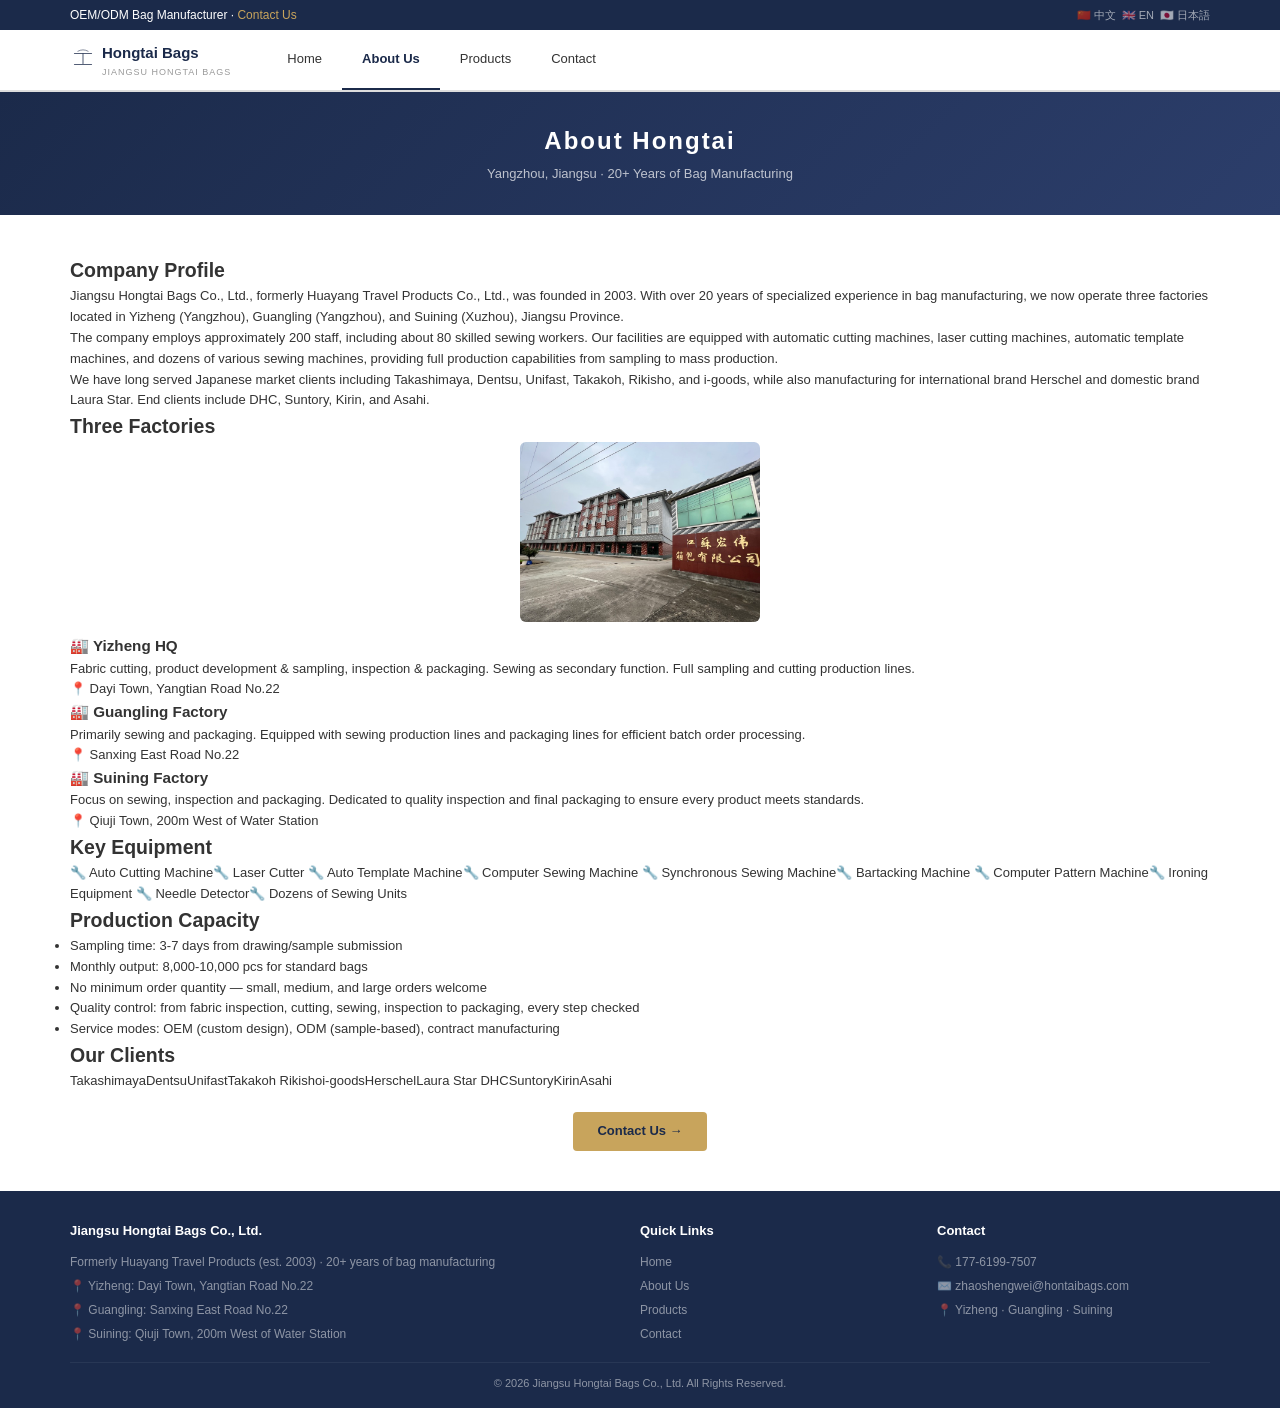
<file: en/about.html>
<!DOCTYPE html>
<html lang="en">
<head>
<meta charset="UTF-8">
<meta name="viewport" content="width=device-width, initial-scale=1.0">
<title>About Us - Hongtai Bags</title>
<link rel="icon" href="data:image/svg+xml,<svg xmlns='http://www.w3.org/2000/svg' viewBox='0 0 200 200'><rect x='30' y='48' width='140' height='5' rx='2.5' fill='%231B2A4A'/><rect x='97' y='48' width='6' height='83' rx='3' fill='%231B2A4A'/><rect x='30' y='131' width='140' height='5' rx='2.5' fill='%231B2A4A'/><path d='M58 34 Q100 10 142 34' fill='none' stroke='%231B2A4A' stroke-width='4' stroke-linecap='round'/></svg>">
<link rel="stylesheet" href="../css/style.css">
<style>
*{margin:0;padding:0;box-sizing:border-box}
body{font-family:'PingFang SC','Microsoft YaHei',Arial,sans-serif;color:#333;background:#fff;font-size:13px;line-height:1.6}
a{text-decoration:none;color:inherit}
img{max-width:100%;display:block}
.container{width:1180px;margin:0 auto}

.header{background:#1B2A4A;height:30px;line-height:30px;color:#fff;font-size:12px}
.header .container{display:flex;justify-content:space-between;align-items:center}
.header a{color:#C8A45C}

.nav{background:#fff;border-bottom:2px solid #ddd;position:sticky;top:0;z-index:100}
.nav .container{display:flex;align-items:center;height:60px}
.nav-logo{display:flex;align-items:center;gap:6px;font-size:15px;font-weight:700;color:#1B2A4A;margin-right:36px}
.nav-logo small{display:block;font-size:9px;font-weight:400;color:#999}
.nav-links{display:flex;list-style:none;gap:0}
.nav-links>li{position:relative}
.nav-links>li>a{display:block;padding:0 20px;font-size:13px;color:#333;line-height:58px;border-bottom:2px solid transparent}
.nav-links>li>a:hover,.nav-links>li>a.on{color:#1B2A4A;border-bottom-color:#1B2A4A;font-weight:600}
.nav-links .dropdown{position:absolute;top:100%;left:0;background:#fff;border:1px solid #e0e0e0;border-top:2px solid #1B2A4A;min-width:140px;display:none;z-index:200;box-shadow:0 3px 8px rgba(0,0,0,0.06)}
.nav-links .dropdown a{display:block;padding:8px 16px;font-size:12px;color:#555;border-bottom:1px solid #f0f0f0;line-height:1.6}
.nav-links .dropdown a:last-child{border-bottom:none}
.nav-links .dropdown a:hover{background:#f8f8f8;color:#1B2A4A}
.nav-links>li:hover .dropdown{display:block}
.nav-toggle{display:none;background:none;border:none;font-size:20px;cursor:pointer;margin-left:auto;padding:4px 8px}

.banner{background:linear-gradient(135deg,#1B2A4A,#2C3E6B);padding:5px 0}
.banner-inner{display:grid;grid-template-columns:1fr 1fr;gap:10px;align-items:center}
.banner h1{font-size:18px;color:#fff;line-height:1.3;letter-spacing:1px}
.banner h1 em{color:#C8A45C;font-style:normal}
.banner p{font-size:13px;color:rgba(255,255,255,0.75);margin:4px 0 8px;line-height:1.5}
.banner .tags{display:flex;gap:4px;flex-wrap:wrap;margin-bottom:4px}
.banner .tags span{font-size:11px;padding:2px 7px;border-radius:2px;background:rgba(200,164,92,0.12);border:1px solid rgba(200,164,92,0.25);color:#C8A45C}
.banner-btn{display:inline-block;padding:5px 16px;background:#C8A45C;color:#1B2A4A;border-radius:3px;font-size:12px;font-weight:600}
.banner-btn:hover{background:#DFC27A}
.banner-grid{display:grid;grid-template-columns:1fr 1fr;gap:4px}
.banner-grid .bg-item{border-radius:3px;overflow:hidden;background:#f0efe9}
.banner-grid .bg-item img{width:100%;height:auto;max-height:140px;object-fit:cover;display:block}
.banner-grid .bg-item:first-child{grid-column:1/3}

.sec{padding:40px 0}
.sec-gray{background:#f8f8f8}
.stitle{text-align:center;font-size:22px;font-weight:700;color:#1B2A4A;margin-bottom:4px;letter-spacing:1px}
.ssub{text-align:center;font-size:13px;color:#888;margin-bottom:20px}

.prod-wrap{display:flex;gap:20px}
.prod-side{width:195px;flex-shrink:0}
.prod-side h4{font-size:14px;color:#1B2A4A;padding:8px 0;border-bottom:2px solid #1B2A4A;margin-bottom:0}
.prod-side ul{list-style:none;border:1px solid #e0e0e0;border-top:0}
.prod-side li{padding:7px 10px;font-size:12px;color:#555;border-bottom:1px solid #f0f0f0;cursor:pointer}
.prod-side li a{display:block;color:#555}
.prod-side li:last-child{border-bottom:0}
.prod-side li:hover,.prod-side li a:hover{color:#1B2A4A;font-weight:600}
.prod-main{flex:1}
.prod-grid{display:grid;grid-template-columns:repeat(3,1fr);gap:10px}
.prod-card{border:1px solid #e5e5e5;overflow:hidden;background:#fff}
.prod-card:hover{border-color:#1B2A4A}
.prod-card .pi{height:auto;background:#f5f5f5;display:flex;align-items:center;justify-content:center;overflow:hidden}
.prod-card .pi img{width:100%;height:auto;object-fit:cover}
.prod-card .pn{text-align:center;padding:8px 6px}
.prod-card .pn h3{font-size:13px;color:#1B2A4A}
.prod-card .pn p{font-size:11px;color:#888;margin-top:2px}

.adv-box{max-width:920px;margin:0 auto}
.adv-block{margin-bottom:20px;background:#fff;border:1px solid #e5e5e5;overflow:hidden}
.adv-block:last-child{margin-bottom:0}
.adv-block .ah{height:auto;background:#f0efe9;display:flex;align-items:center;justify-content:center;overflow:hidden;font-size:40px;color:#aaa}
.adv-block .ah img{width:100%;height:auto;max-height:180px;object-fit:cover}
.adv-block .ab{padding:16px 20px 20px}
.adv-block .ab .an{font-size:12px;color:#1B2A4A;font-weight:700}
.adv-block .ab h3{font-size:16px;color:#1B2A4A;margin:4px 0 8px}
.adv-block .ab p{font-size:12px;color:#555;line-height:2;padding-left:10px;position:relative}
.adv-block .ab p::before{content:"·";position:absolute;left:0;color:#1B2A4A}

.know-grid{display:grid;grid-template-columns:repeat(3,1fr);gap:16px}
.know-card{border:1px solid #e5e5e5;padding:16px;background:#fff}
.know-card .kd{font-size:11px;color:#aaa}
.know-card h4{font-size:13px;color:#1B2A4A;margin:4px 0}
.know-card p{font-size:11px;color:#888}

.about-wrap{display:grid;grid-template-columns:1fr 1fr;gap:30px}
.about-wrap p{font-size:12px;color:#555;margin-bottom:8px;line-height:1.9}
.about-stats{display:grid;grid-template-columns:1fr 1fr;gap:8px;margin-bottom:12px}
.about-stats .item{background:#f5f5f5;padding:12px;text-align:center;border-radius:4px}
.about-stats .item .num{font-size:22px;font-weight:700;color:#1B2A4A}
.about-stats .item .lb{font-size:11px;color:#888}
.about-cites{text-align:center;font-size:12px;color:#555;line-height:2}
.about-cites .cl{display:inline}
.about-cites .cl+.cl::before{content:" | ";color:#ddd}

.partner-logos{display:flex;justify-content:center;gap:14px;flex-wrap:wrap;margin:14px 0}
.partner-logos span{display:inline-block;padding:6px 18px;border:1px solid #e0e0e0;font-size:12px;color:#555;border-radius:3px}

footer{background:#1B2A4A;color:rgba(255,255,255,0.5);padding:30px 0 16px;font-size:12px}
.footer-grid{display:grid;grid-template-columns:2fr 1fr 1fr;gap:24px;margin-bottom:16px}
.footer-grid h4{color:#fff;font-size:13px;margin-bottom:8px}
.footer-grid p,.footer-grid a{color:rgba(255,255,255,0.5);line-height:2;font-size:12px}
.footer-grid a:hover{color:#C8A45C}
.footer-bot{text-align:center;border-top:1px solid rgba(255,255,255,0.06);padding-top:12px;font-size:11px}

@media(max-width:1180px){.container{width:100%;padding:0 15px}}
@media(max-width:860px){
  .prod-wrap{flex-direction:column}
  .prod-side{width:100%}
  .prod-grid,.know-grid{grid-template-columns:1fr 1fr}
  .about-wrap{grid-template-columns:1fr}
  .footer-grid{grid-template-columns:1fr}
}
@media(max-width:640px){
  .prod-grid,.know-grid{grid-template-columns:1fr}
  .adv-block .ah{height:auto;max-height:120px}
  .nav-links{display:none;position:absolute;top:60px;left:0;right:0;background:#fff;flex-direction:column;border-bottom:2px solid #ddd;z-index:99}
  .nav-links.open{display:flex}
  .nav-links a{padding:0 20px;line-height:42px;border-bottom:1px solid #f0f0f0}
  .nav-toggle{display:block}
}
</style>
</head>
<body>
<div class="header"><div class="container"><div>OEM/ODM Bag Manufacturer · <a href="../contact.html">Contact Us</a></div><div style="font-size:11px;"><a href="../index.html" style="color:rgba(255,255,255,0.6);margin-right:6px;">🇨🇳 中文</a><a href="index.html" style="color:rgba(255,255,255,0.6);margin-right:6px;">🇬🇧 EN</a><a href="../ja/index.html" style="color:rgba(255,255,255,0.6);">🇯🇵 日本語</a></div></div></div>
<div class="nav"><div class="container"><a href="index.html" class="nav-logo"><svg width="26" height="26" viewBox="0 0 200 200"><rect x="30" y="48" width="140" height="5" rx="2.5" fill="#1B2A4A"/><rect x="97" y="48" width="6" height="83" rx="3" fill="#1B2A4A"/><rect x="30" y="131" width="140" height="5" rx="2.5" fill="#1B2A4A"/><path d="M58 34 Q100 10 142 34" fill="none" stroke="#1B2A4A" stroke-width="4"/></svg><span>Hongtai Bags<small>JIANGSU HONGTAI BAGS</small></span></a><button class="nav-toggle" id="navToggle">☰</button><ul class="nav-links"><li><a href="index.html">Home</a></li><li><a href="about.html" class="on">About Us</a><div class="dropdown"><a href="about.html">Company</a><a href="about.html">Equipment</a><a href="about.html">Clients</a></div></li><li><a href="products.html">Products</a><div class="dropdown"><a href="products.html">Backpacks</a><a href="products.html">Shopping Bags</a><a href="products.html">Tote Bags</a><a href="products.html">Cooler Bags</a><a href="products.html">Cosmetic Bags</a><a href="products.html">Waist Bags</a><a href="products.html">Others</a></div></li><li><a href="contact.html">Contact</a><div class="dropdown"><a href="contact.html">Contact Info</a><a href="contact.html">Inquiry</a></div></li></ul></div></div>

<div class="page-banner"><div class="container"><h1>About Hongtai</h1><p>Yangzhou, Jiangsu · 20+ Years of Bag Manufacturing</p></div></div>

<div class="sec"><div class="container"><div class="about-detail">

<h2>Company Profile</h2>
<p>Jiangsu Hongtai Bags Co., Ltd., formerly Huayang Travel Products Co., Ltd., was founded in 2003. With over 20 years of specialized experience in bag manufacturing, we now operate three factories located in Yizheng (Yangzhou), Guangling (Yangzhou), and Suining (Xuzhou), Jiangsu Province.</p>
<p>The company employs approximately 200 staff, including about 80 skilled sewing workers. Our facilities are equipped with automatic cutting machines, laser cutting machines, automatic template machines, and dozens of various sewing machines, providing full production capabilities from sampling to mass production.</p>
<p>We have long served Japanese market clients including Takashimaya, Dentsu, Unifast, Takakoh, Rikisho, and i-goods, while also manufacturing for international brand Herschel and domestic brand Laura Star. End clients include DHC, Suntory, Kirin, and Asahi.</p>

<h2>Three Factories</h2>
<p style="text-align:center;margin-bottom:12px;"><img src="../images/factory.jpg" alt="Hongtai Factory" style="max-width:100%;border-radius:6px;max-height:180px;width:auto;margin:0 auto;"></p>
<div class="fact-grid">
<div class="fact-card"><h3>🏭 Yizheng HQ</h3><p>Fabric cutting, product development & sampling, inspection & packaging. Sewing as secondary function. Full sampling and cutting production lines.</p><div class="addr">📍 Dayi Town, Yangtian Road No.22</div></div>
<div class="fact-card"><h3>🏭 Guangling Factory</h3><p>Primarily sewing and packaging. Equipped with sewing production lines and packaging lines for efficient batch order processing.</p><div class="addr">📍 Sanxing East Road No.22</div></div>
<div class="fact-card"><h3>🏭 Suining Factory</h3><p>Focus on sewing, inspection and packaging. Dedicated to quality inspection and final packaging to ensure every product meets standards.</p><div class="addr">📍 Qiuji Town, 200m West of Water Station</div></div>
</div>

<h2>Key Equipment</h2>
<div class="equip-grid">
<span>🔧 Auto Cutting Machine</span><span>🔧 Laser Cutter</span>
<span>🔧 Auto Template Machine</span><span>🔧 Computer Sewing Machine</span>
<span>🔧 Synchronous Sewing Machine</span><span>🔧 Bartacking Machine</span>
<span>🔧 Computer Pattern Machine</span><span>🔧 Ironing Equipment</span>
<span>🔧 Needle Detector</span><span>🔧 Dozens of Sewing Units</span>
</div>

<h2>Production Capacity</h2>
<ul>
<li>Sampling time: 3-7 days from drawing/sample submission</li>
<li>Monthly output: 8,000-10,000 pcs for standard bags</li>
<li>No minimum order quantity — small, medium, and large orders welcome</li>
<li>Quality control: from fabric inspection, cutting, sewing, inspection to packaging, every step checked</li>
<li>Service modes: OEM (custom design), ODM (sample-based), contract manufacturing</li>
</ul>

<h2>Our Clients</h2>
<div class="client-tags">
<span class="ct">Takashimaya</span><span class="ct">Dentsu</span><span class="ct">Unifast</span><span class="ct">Takakoh</span>
<span class="ct">Rikisho</span><span class="ct">i-goods</span><span class="ct">Herschel</span><span class="ct">Laura Star</span>
<span class="ct">DHC</span><span class="ct">Suntory</span><span class="ct">Kirin</span><span class="ct">Asahi</span>
</div>

<p style="text-align:center;margin-top:20px;"><a href="../contact.html" style="display:inline-block;padding:9px 24px;background:#C8A45C;color:#1B2A4A;border-radius:4px;font-weight:600;font-size:13px;">Contact Us →</a></p>

</div></div></div>

<footer><div class="container"><div class="footer-grid">
<div><h4>Jiangsu Hongtai Bags Co., Ltd.</h4><p>Formerly Huayang Travel Products (est. 2003) · 20+ years of bag manufacturing</p><p>📍 Yizheng: Dayi Town, Yangtian Road No.22<br>📍 Guangling: Sanxing East Road No.22<br>📍 Suining: Qiuji Town, 200m West of Water Station</p></div>
<div><h4>Quick Links</h4><a href="index.html">Home</a><br><a href="about.html">About Us</a><br><a href="products.html">Products</a><br><a href="contact.html">Contact</a></div>
<div><h4>Contact</h4><p>📞 177-6199-7507</p><p>✉️ zhaoshengwei@hontaibags.com</p><p>📍 Yizheng · Guangling · Suining</p></div>
</div><div class="footer-bot">© 2026 Jiangsu Hongtai Bags Co., Ltd. All Rights Reserved.</div></div></footer>

<script>document.getElementById('navToggle').addEventListener('click',function(){this.nextElementSibling.classList.toggle('open');});</script>
</body>
</html>
</file>
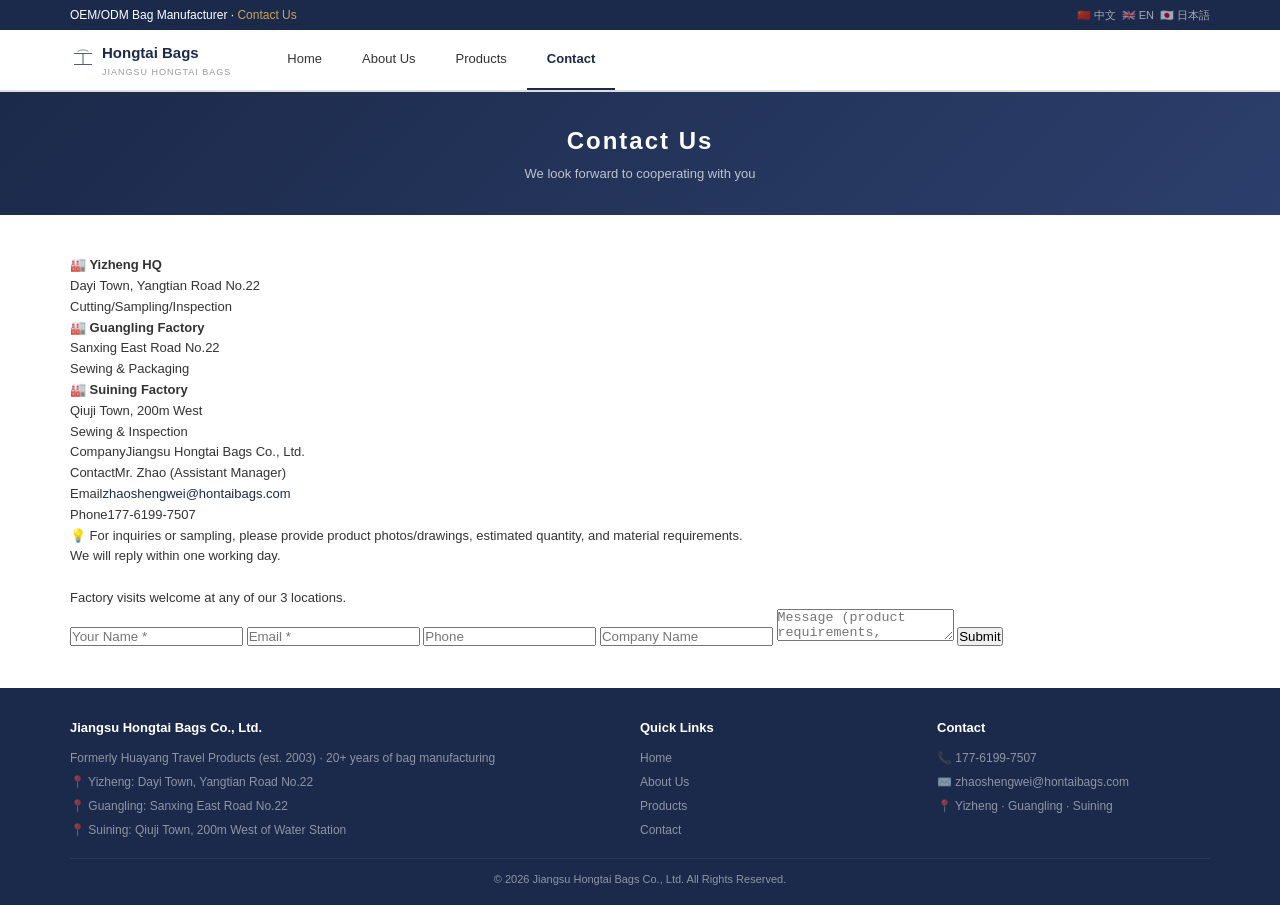
<file: en/contact.html>
<!DOCTYPE html>
<html lang="en">
<head>
<meta charset="UTF-8">
<meta name="viewport" content="width=device-width, initial-scale=1.0">
<title>Contact Us - Hongtai Bags</title>
<link rel="icon" href="data:image/svg+xml,<svg xmlns='http://www.w3.org/2000/svg' viewBox='0 0 200 200'><rect x='30' y='48' width='140' height='5' rx='2.5' fill='%231B2A4A'/><rect x='97' y='48' width='6' height='83' rx='3' fill='%231B2A4A'/><rect x='30' y='131' width='140' height='5' rx='2.5' fill='%231B2A4A'/><path d='M58 34 Q100 10 142 34' fill='none' stroke='%231B2A4A' stroke-width='4' stroke-linecap='round'/></svg>">
<link rel="stylesheet" href="../css/style.css">
<style>
*{margin:0;padding:0;box-sizing:border-box}
body{font-family:'PingFang SC','Microsoft YaHei',Arial,sans-serif;color:#333;background:#fff;font-size:13px;line-height:1.6}
a{text-decoration:none;color:inherit}
img{max-width:100%;display:block}
.container{width:1180px;margin:0 auto}

.header{background:#1B2A4A;height:30px;line-height:30px;color:#fff;font-size:12px}
.header .container{display:flex;justify-content:space-between;align-items:center}
.header a{color:#C8A45C}

.nav{background:#fff;border-bottom:2px solid #ddd;position:sticky;top:0;z-index:100}
.nav .container{display:flex;align-items:center;height:60px}
.nav-logo{display:flex;align-items:center;gap:6px;font-size:15px;font-weight:700;color:#1B2A4A;margin-right:36px}
.nav-logo small{display:block;font-size:9px;font-weight:400;color:#999}
.nav-links{display:flex;list-style:none;gap:0}
.nav-links>li{position:relative}
.nav-links>li>a{display:block;padding:0 20px;font-size:13px;color:#333;line-height:58px;border-bottom:2px solid transparent}
.nav-links>li>a:hover,.nav-links>li>a.on{color:#1B2A4A;border-bottom-color:#1B2A4A;font-weight:600}
.nav-links .dropdown{position:absolute;top:100%;left:0;background:#fff;border:1px solid #e0e0e0;border-top:2px solid #1B2A4A;min-width:140px;display:none;z-index:200;box-shadow:0 3px 8px rgba(0,0,0,0.06)}
.nav-links .dropdown a{display:block;padding:8px 16px;font-size:12px;color:#555;border-bottom:1px solid #f0f0f0;line-height:1.6}
.nav-links .dropdown a:last-child{border-bottom:none}
.nav-links .dropdown a:hover{background:#f8f8f8;color:#1B2A4A}
.nav-links>li:hover .dropdown{display:block}
.nav-toggle{display:none;background:none;border:none;font-size:20px;cursor:pointer;margin-left:auto;padding:4px 8px}

.banner{background:linear-gradient(135deg,#1B2A4A,#2C3E6B);padding:5px 0}
.banner-inner{display:grid;grid-template-columns:1fr 1fr;gap:10px;align-items:center}
.banner h1{font-size:18px;color:#fff;line-height:1.3;letter-spacing:1px}
.banner h1 em{color:#C8A45C;font-style:normal}
.banner p{font-size:13px;color:rgba(255,255,255,0.75);margin:4px 0 8px;line-height:1.5}
.banner .tags{display:flex;gap:4px;flex-wrap:wrap;margin-bottom:4px}
.banner .tags span{font-size:11px;padding:2px 7px;border-radius:2px;background:rgba(200,164,92,0.12);border:1px solid rgba(200,164,92,0.25);color:#C8A45C}
.banner-btn{display:inline-block;padding:5px 16px;background:#C8A45C;color:#1B2A4A;border-radius:3px;font-size:12px;font-weight:600}
.banner-btn:hover{background:#DFC27A}
.banner-grid{display:grid;grid-template-columns:1fr 1fr;gap:4px}
.banner-grid .bg-item{border-radius:3px;overflow:hidden;background:#f0efe9}
.banner-grid .bg-item img{width:100%;height:auto;max-height:140px;object-fit:cover;display:block}
.banner-grid .bg-item:first-child{grid-column:1/3}

.sec{padding:40px 0}
.sec-gray{background:#f8f8f8}
.stitle{text-align:center;font-size:22px;font-weight:700;color:#1B2A4A;margin-bottom:4px;letter-spacing:1px}
.ssub{text-align:center;font-size:13px;color:#888;margin-bottom:20px}

.prod-wrap{display:flex;gap:20px}
.prod-side{width:195px;flex-shrink:0}
.prod-side h4{font-size:14px;color:#1B2A4A;padding:8px 0;border-bottom:2px solid #1B2A4A;margin-bottom:0}
.prod-side ul{list-style:none;border:1px solid #e0e0e0;border-top:0}
.prod-side li{padding:7px 10px;font-size:12px;color:#555;border-bottom:1px solid #f0f0f0;cursor:pointer}
.prod-side li a{display:block;color:#555}
.prod-side li:last-child{border-bottom:0}
.prod-side li:hover,.prod-side li a:hover{color:#1B2A4A;font-weight:600}
.prod-main{flex:1}
.prod-grid{display:grid;grid-template-columns:repeat(3,1fr);gap:10px}
.prod-card{border:1px solid #e5e5e5;overflow:hidden;background:#fff}
.prod-card:hover{border-color:#1B2A4A}
.prod-card .pi{height:auto;background:#f5f5f5;display:flex;align-items:center;justify-content:center;overflow:hidden}
.prod-card .pi img{width:100%;height:auto;object-fit:cover}
.prod-card .pn{text-align:center;padding:8px 6px}
.prod-card .pn h3{font-size:13px;color:#1B2A4A}
.prod-card .pn p{font-size:11px;color:#888;margin-top:2px}

.adv-box{max-width:920px;margin:0 auto}
.adv-block{margin-bottom:20px;background:#fff;border:1px solid #e5e5e5;overflow:hidden}
.adv-block:last-child{margin-bottom:0}
.adv-block .ah{height:auto;background:#f0efe9;display:flex;align-items:center;justify-content:center;overflow:hidden;font-size:40px;color:#aaa}
.adv-block .ah img{width:100%;height:auto;max-height:180px;object-fit:cover}
.adv-block .ab{padding:16px 20px 20px}
.adv-block .ab .an{font-size:12px;color:#1B2A4A;font-weight:700}
.adv-block .ab h3{font-size:16px;color:#1B2A4A;margin:4px 0 8px}
.adv-block .ab p{font-size:12px;color:#555;line-height:2;padding-left:10px;position:relative}
.adv-block .ab p::before{content:"·";position:absolute;left:0;color:#1B2A4A}

.know-grid{display:grid;grid-template-columns:repeat(3,1fr);gap:16px}
.know-card{border:1px solid #e5e5e5;padding:16px;background:#fff}
.know-card .kd{font-size:11px;color:#aaa}
.know-card h4{font-size:13px;color:#1B2A4A;margin:4px 0}
.know-card p{font-size:11px;color:#888}

.about-wrap{display:grid;grid-template-columns:1fr 1fr;gap:30px}
.about-wrap p{font-size:12px;color:#555;margin-bottom:8px;line-height:1.9}
.about-stats{display:grid;grid-template-columns:1fr 1fr;gap:8px;margin-bottom:12px}
.about-stats .item{background:#f5f5f5;padding:12px;text-align:center;border-radius:4px}
.about-stats .item .num{font-size:22px;font-weight:700;color:#1B2A4A}
.about-stats .item .lb{font-size:11px;color:#888}
.about-cites{text-align:center;font-size:12px;color:#555;line-height:2}
.about-cites .cl{display:inline}
.about-cites .cl+.cl::before{content:" | ";color:#ddd}

.partner-logos{display:flex;justify-content:center;gap:14px;flex-wrap:wrap;margin:14px 0}
.partner-logos span{display:inline-block;padding:6px 18px;border:1px solid #e0e0e0;font-size:12px;color:#555;border-radius:3px}

footer{background:#1B2A4A;color:rgba(255,255,255,0.5);padding:30px 0 16px;font-size:12px}
.footer-grid{display:grid;grid-template-columns:2fr 1fr 1fr;gap:24px;margin-bottom:16px}
.footer-grid h4{color:#fff;font-size:13px;margin-bottom:8px}
.footer-grid p,.footer-grid a{color:rgba(255,255,255,0.5);line-height:2;font-size:12px}
.footer-grid a:hover{color:#C8A45C}
.footer-bot{text-align:center;border-top:1px solid rgba(255,255,255,0.06);padding-top:12px;font-size:11px}

@media(max-width:1180px){.container{width:100%;padding:0 15px}}
@media(max-width:860px){
  .prod-wrap{flex-direction:column}
  .prod-side{width:100%}
  .prod-grid,.know-grid{grid-template-columns:1fr 1fr}
  .about-wrap{grid-template-columns:1fr}
  .footer-grid{grid-template-columns:1fr}
}
@media(max-width:640px){
  .prod-grid,.know-grid{grid-template-columns:1fr}
  .adv-block .ah{height:auto;max-height:120px}
  .nav-links{display:none;position:absolute;top:60px;left:0;right:0;background:#fff;flex-direction:column;border-bottom:2px solid #ddd;z-index:99}
  .nav-links.open{display:flex}
  .nav-links a{padding:0 20px;line-height:42px;border-bottom:1px solid #f0f0f0}
  .nav-toggle{display:block}
}
</style>
</head>
<body>
<div class="header"><div class="container"><div>OEM/ODM Bag Manufacturer · <a href="../contact.html">Contact Us</a></div><div style="font-size:11px;"><a href="../index.html" style="color:rgba(255,255,255,0.6);margin-right:6px;">🇨🇳 中文</a><a href="index.html" style="color:rgba(255,255,255,0.6);margin-right:6px;">🇬🇧 EN</a><a href="../ja/index.html" style="color:rgba(255,255,255,0.6);">🇯🇵 日本語</a></div></div></div>
<div class="nav"><div class="container"><a href="index.html" class="nav-logo"><svg width="26" height="26" viewBox="0 0 200 200"><rect x="30" y="48" width="140" height="5" rx="2.5" fill="#1B2A4A"/><rect x="97" y="48" width="6" height="83" rx="3" fill="#1B2A4A"/><rect x="30" y="131" width="140" height="5" rx="2.5" fill="#1B2A4A"/><path d="M58 34 Q100 10 142 34" fill="none" stroke="#1B2A4A" stroke-width="4"/></svg><span>Hongtai Bags<small>JIANGSU HONGTAI BAGS</small></span></a><button class="nav-toggle" id="navToggle">☰</button><ul class="nav-links"><li><a href="index.html">Home</a></li><li><a href="about.html">About Us</a><div class="dropdown"><a href="about.html">Company</a><a href="about.html">Equipment</a><a href="about.html">Clients</a></div></li><li><a href="products.html">Products</a><div class="dropdown"><a href="products.html">Backpacks</a><a href="products.html">Shopping Bags</a><a href="products.html">Tote Bags</a><a href="products.html">Cooler Bags</a><a href="products.html">Cosmetic Bags</a><a href="products.html">Waist Bags</a><a href="products.html">Others</a></div></li><li><a href="contact.html" class="on">Contact</a><div class="dropdown"><a href="contact.html">Contact Info</a><a href="contact.html">Inquiry</a></div></li></ul></div></div>

<div class="page-banner"><div class="container"><h1>Contact Us</h1><p>We look forward to cooperating with you</p></div></div>

<div class="sec"><div class="container"><div class="contact-page">
<div class="fact-mini">
<div class="fm"><h4>🏭 Yizheng HQ</h4><p>Dayi Town, Yangtian Road No.22<br>Cutting/Sampling/Inspection</p></div>
<div class="fm"><h4>🏭 Guangling Factory</h4><p>Sanxing East Road No.22<br>Sewing & Packaging</p></div>
<div class="fm"><h4>🏭 Suining Factory</h4><p>Qiuji Town, 200m West<br>Sewing & Inspection</p></div>
</div>
<div class="contact-cols">
<div class="cinfo">
<p><span class="label">Company</span>Jiangsu Hongtai Bags Co., Ltd.</p>
<p><span class="label">Contact</span>Mr. Zhao (Assistant Manager)</p>
<p><span class="label">Email</span><a href="mailto:zhaoshengwei@hontaibags.com" style="color:#1B2A4A;">zhaoshengwei@hontaibags.com</a></p>
<p><span class="label">Phone</span>177-6199-7507</p>
<div class="tip">💡 For inquiries or sampling, please provide product photos/drawings, estimated quantity, and material requirements.<br>We will reply within one working day.<br><br>Factory visits welcome at any of our 3 locations.</div>
</div>
<form onsubmit="alert('Thank you! We will contact you soon.');this.reset();return false;">
<input type="text" placeholder="Your Name *" required>
<input type="email" placeholder="Email *" required>
<input type="text" placeholder="Phone">
<input type="text" placeholder="Company Name">
<textarea placeholder="Message (product requirements, quantity, material, etc.)"></textarea>
<button type="submit">Submit</button>
</form>
</div>
</div></div></div>

<footer><div class="container"><div class="footer-grid">
<div><h4>Jiangsu Hongtai Bags Co., Ltd.</h4><p>Formerly Huayang Travel Products (est. 2003) · 20+ years of bag manufacturing</p><p>📍 Yizheng: Dayi Town, Yangtian Road No.22<br>📍 Guangling: Sanxing East Road No.22<br>📍 Suining: Qiuji Town, 200m West of Water Station</p></div>
<div><h4>Quick Links</h4><a href="index.html">Home</a><br><a href="about.html">About Us</a><br><a href="products.html">Products</a><br><a href="contact.html">Contact</a></div>
<div><h4>Contact</h4><p>📞 177-6199-7507</p><p>✉️ zhaoshengwei@hontaibags.com</p><p>📍 Yizheng · Guangling · Suining</p></div>
</div><div class="footer-bot">© 2026 Jiangsu Hongtai Bags Co., Ltd. All Rights Reserved.</div></div></footer>
<script>document.getElementById('navToggle').addEventListener('click',function(){this.nextElementSibling.classList.toggle('open');});</script>
</body>
</html>
</file>
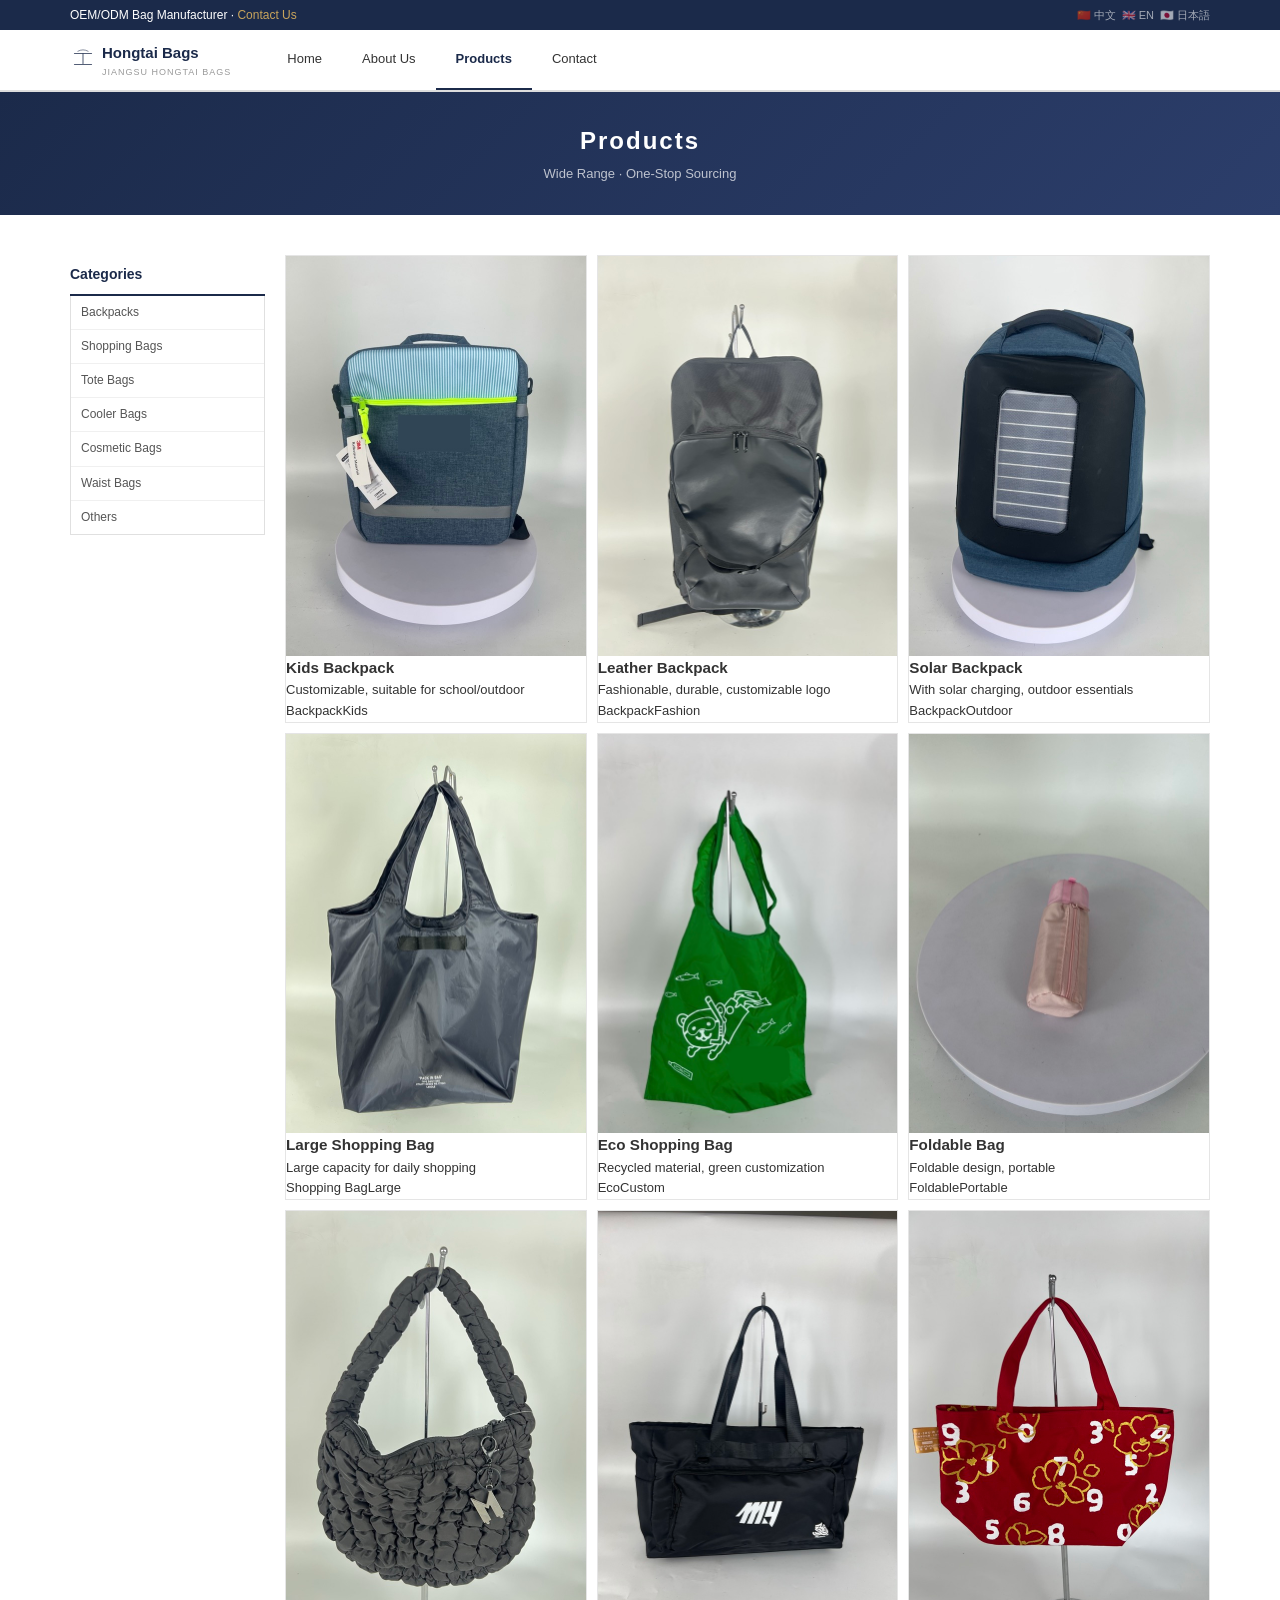
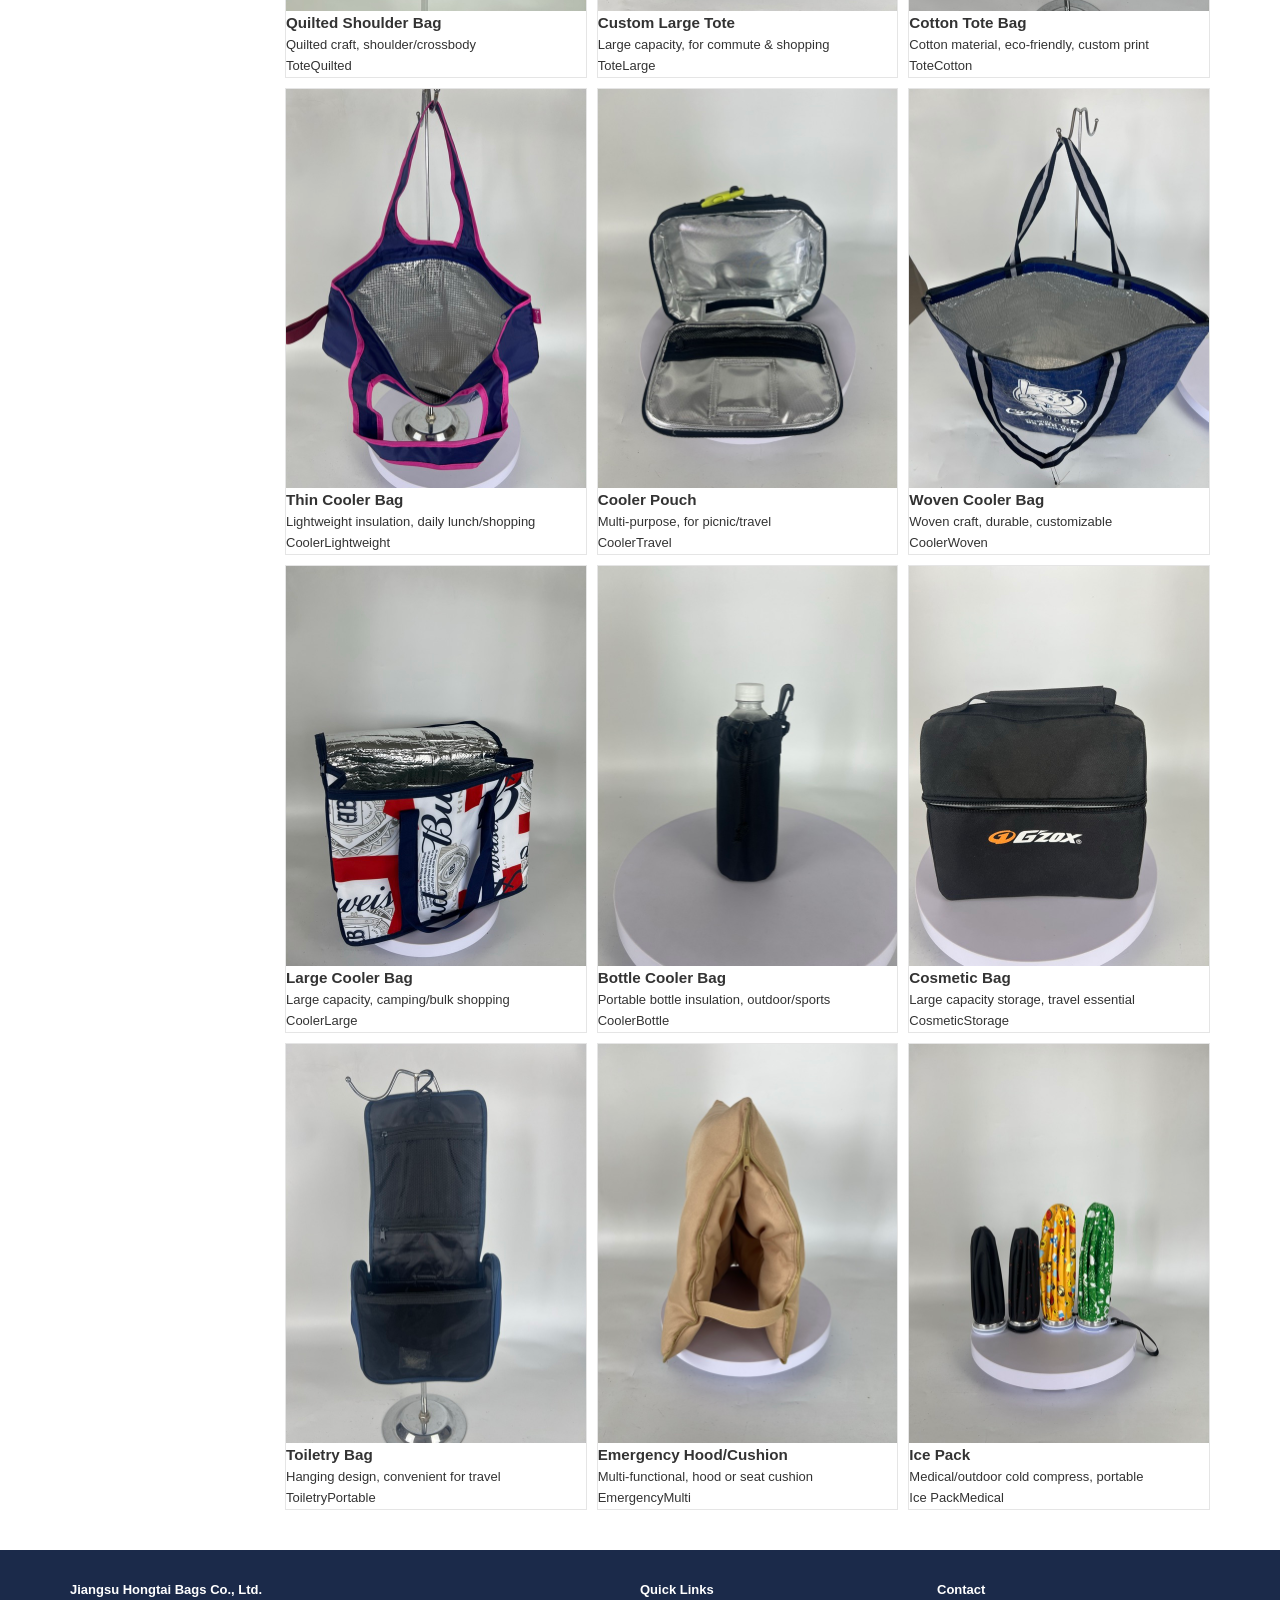
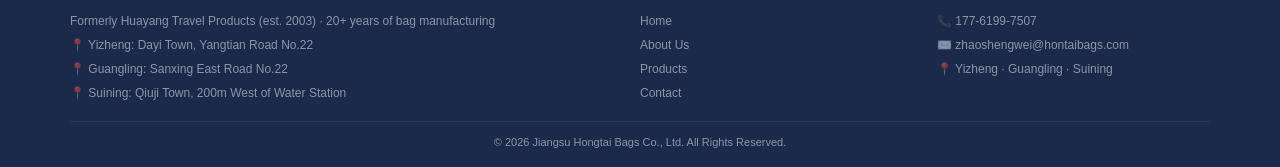
<file: en/products.html>
<!DOCTYPE html>
<html lang="en">
<head>
<meta charset="UTF-8">
<meta name="viewport" content="width=device-width, initial-scale=1.0">
<title>Products - Hongtai Bags</title>
<link rel="icon" href="data:image/svg+xml,<svg xmlns='http://www.w3.org/2000/svg' viewBox='0 0 200 200'><rect x='30' y='48' width='140' height='5' rx='2.5' fill='%231B2A4A'/><rect x='97' y='48' width='6' height='83' rx='3' fill='%231B2A4A'/><rect x='30' y='131' width='140' height='5' rx='2.5' fill='%231B2A4A'/><path d='M58 34 Q100 10 142 34' fill='none' stroke='%231B2A4A' stroke-width='4' stroke-linecap='round'/></svg>">
<link rel="stylesheet" href="../css/style.css">
<style>
*{margin:0;padding:0;box-sizing:border-box}
body{font-family:'PingFang SC','Microsoft YaHei',Arial,sans-serif;color:#333;background:#fff;font-size:13px;line-height:1.6}
a{text-decoration:none;color:inherit}
img{max-width:100%;display:block}
.container{width:1180px;margin:0 auto}

.header{background:#1B2A4A;height:30px;line-height:30px;color:#fff;font-size:12px}
.header .container{display:flex;justify-content:space-between;align-items:center}
.header a{color:#C8A45C}

.nav{background:#fff;border-bottom:2px solid #ddd;position:sticky;top:0;z-index:100}
.nav .container{display:flex;align-items:center;height:60px}
.nav-logo{display:flex;align-items:center;gap:6px;font-size:15px;font-weight:700;color:#1B2A4A;margin-right:36px}
.nav-logo small{display:block;font-size:9px;font-weight:400;color:#999}
.nav-links{display:flex;list-style:none;gap:0}
.nav-links>li{position:relative}
.nav-links>li>a{display:block;padding:0 20px;font-size:13px;color:#333;line-height:58px;border-bottom:2px solid transparent}
.nav-links>li>a:hover,.nav-links>li>a.on{color:#1B2A4A;border-bottom-color:#1B2A4A;font-weight:600}
.nav-links .dropdown{position:absolute;top:100%;left:0;background:#fff;border:1px solid #e0e0e0;border-top:2px solid #1B2A4A;min-width:140px;display:none;z-index:200;box-shadow:0 3px 8px rgba(0,0,0,0.06)}
.nav-links .dropdown a{display:block;padding:8px 16px;font-size:12px;color:#555;border-bottom:1px solid #f0f0f0;line-height:1.6}
.nav-links .dropdown a:last-child{border-bottom:none}
.nav-links .dropdown a:hover{background:#f8f8f8;color:#1B2A4A}
.nav-links>li:hover .dropdown{display:block}
.nav-toggle{display:none;background:none;border:none;font-size:20px;cursor:pointer;margin-left:auto;padding:4px 8px}

.banner{background:linear-gradient(135deg,#1B2A4A,#2C3E6B);padding:5px 0}
.banner-inner{display:grid;grid-template-columns:1fr 1fr;gap:10px;align-items:center}
.banner h1{font-size:18px;color:#fff;line-height:1.3;letter-spacing:1px}
.banner h1 em{color:#C8A45C;font-style:normal}
.banner p{font-size:13px;color:rgba(255,255,255,0.75);margin:4px 0 8px;line-height:1.5}
.banner .tags{display:flex;gap:4px;flex-wrap:wrap;margin-bottom:4px}
.banner .tags span{font-size:11px;padding:2px 7px;border-radius:2px;background:rgba(200,164,92,0.12);border:1px solid rgba(200,164,92,0.25);color:#C8A45C}
.banner-btn{display:inline-block;padding:5px 16px;background:#C8A45C;color:#1B2A4A;border-radius:3px;font-size:12px;font-weight:600}
.banner-btn:hover{background:#DFC27A}
.banner-grid{display:grid;grid-template-columns:1fr 1fr;gap:4px}
.banner-grid .bg-item{border-radius:3px;overflow:hidden;background:#f0efe9}
.banner-grid .bg-item img{width:100%;height:auto;max-height:140px;object-fit:cover;display:block}
.banner-grid .bg-item:first-child{grid-column:1/3}

.sec{padding:40px 0}
.sec-gray{background:#f8f8f8}
.stitle{text-align:center;font-size:22px;font-weight:700;color:#1B2A4A;margin-bottom:4px;letter-spacing:1px}
.ssub{text-align:center;font-size:13px;color:#888;margin-bottom:20px}

.prod-wrap{display:flex;gap:20px}
.prod-side{width:195px;flex-shrink:0}
.prod-side h4{font-size:14px;color:#1B2A4A;padding:8px 0;border-bottom:2px solid #1B2A4A;margin-bottom:0}
.prod-side ul{list-style:none;border:1px solid #e0e0e0;border-top:0}
.prod-side li{padding:7px 10px;font-size:12px;color:#555;border-bottom:1px solid #f0f0f0;cursor:pointer}
.prod-side li a{display:block;color:#555}
.prod-side li:last-child{border-bottom:0}
.prod-side li:hover,.prod-side li a:hover{color:#1B2A4A;font-weight:600}
.prod-main{flex:1}
.prod-grid{display:grid;grid-template-columns:repeat(3,1fr);gap:10px}
.prod-card{border:1px solid #e5e5e5;overflow:hidden;background:#fff}
.prod-card:hover{border-color:#1B2A4A}
.prod-card .pi{height:auto;background:#f5f5f5;display:flex;align-items:center;justify-content:center;overflow:hidden}
.prod-card .pi img{width:100%;height:auto;object-fit:cover}
.prod-card .pn{text-align:center;padding:8px 6px}
.prod-card .pn h3{font-size:13px;color:#1B2A4A}
.prod-card .pn p{font-size:11px;color:#888;margin-top:2px}

.adv-box{max-width:920px;margin:0 auto}
.adv-block{margin-bottom:20px;background:#fff;border:1px solid #e5e5e5;overflow:hidden}
.adv-block:last-child{margin-bottom:0}
.adv-block .ah{height:auto;background:#f0efe9;display:flex;align-items:center;justify-content:center;overflow:hidden;font-size:40px;color:#aaa}
.adv-block .ah img{width:100%;height:auto;max-height:180px;object-fit:cover}
.adv-block .ab{padding:16px 20px 20px}
.adv-block .ab .an{font-size:12px;color:#1B2A4A;font-weight:700}
.adv-block .ab h3{font-size:16px;color:#1B2A4A;margin:4px 0 8px}
.adv-block .ab p{font-size:12px;color:#555;line-height:2;padding-left:10px;position:relative}
.adv-block .ab p::before{content:"·";position:absolute;left:0;color:#1B2A4A}

.know-grid{display:grid;grid-template-columns:repeat(3,1fr);gap:16px}
.know-card{border:1px solid #e5e5e5;padding:16px;background:#fff}
.know-card .kd{font-size:11px;color:#aaa}
.know-card h4{font-size:13px;color:#1B2A4A;margin:4px 0}
.know-card p{font-size:11px;color:#888}

.about-wrap{display:grid;grid-template-columns:1fr 1fr;gap:30px}
.about-wrap p{font-size:12px;color:#555;margin-bottom:8px;line-height:1.9}
.about-stats{display:grid;grid-template-columns:1fr 1fr;gap:8px;margin-bottom:12px}
.about-stats .item{background:#f5f5f5;padding:12px;text-align:center;border-radius:4px}
.about-stats .item .num{font-size:22px;font-weight:700;color:#1B2A4A}
.about-stats .item .lb{font-size:11px;color:#888}
.about-cites{text-align:center;font-size:12px;color:#555;line-height:2}
.about-cites .cl{display:inline}
.about-cites .cl+.cl::before{content:" | ";color:#ddd}

.partner-logos{display:flex;justify-content:center;gap:14px;flex-wrap:wrap;margin:14px 0}
.partner-logos span{display:inline-block;padding:6px 18px;border:1px solid #e0e0e0;font-size:12px;color:#555;border-radius:3px}

footer{background:#1B2A4A;color:rgba(255,255,255,0.5);padding:30px 0 16px;font-size:12px}
.footer-grid{display:grid;grid-template-columns:2fr 1fr 1fr;gap:24px;margin-bottom:16px}
.footer-grid h4{color:#fff;font-size:13px;margin-bottom:8px}
.footer-grid p,.footer-grid a{color:rgba(255,255,255,0.5);line-height:2;font-size:12px}
.footer-grid a:hover{color:#C8A45C}
.footer-bot{text-align:center;border-top:1px solid rgba(255,255,255,0.06);padding-top:12px;font-size:11px}

@media(max-width:1180px){.container{width:100%;padding:0 15px}}
@media(max-width:860px){
  .prod-wrap{flex-direction:column}
  .prod-side{width:100%}
  .prod-grid,.know-grid{grid-template-columns:1fr 1fr}
  .about-wrap{grid-template-columns:1fr}
  .footer-grid{grid-template-columns:1fr}
}
@media(max-width:640px){
  .prod-grid,.know-grid{grid-template-columns:1fr}
  .adv-block .ah{height:auto;max-height:120px}
  .nav-links{display:none;position:absolute;top:60px;left:0;right:0;background:#fff;flex-direction:column;border-bottom:2px solid #ddd;z-index:99}
  .nav-links.open{display:flex}
  .nav-links a{padding:0 20px;line-height:42px;border-bottom:1px solid #f0f0f0}
  .nav-toggle{display:block}
}
</style>
</head>
<body>
<div class="header"><div class="container"><div>OEM/ODM Bag Manufacturer · <a href="../contact.html">Contact Us</a></div><div style="font-size:11px;"><a href="../index.html" style="color:rgba(255,255,255,0.6);margin-right:6px;">🇨🇳 中文</a><a href="index.html" style="color:rgba(255,255,255,0.6);margin-right:6px;">🇬🇧 EN</a><a href="../ja/index.html" style="color:rgba(255,255,255,0.6);">🇯🇵 日本語</a></div></div></div>
<div class="nav"><div class="container"><a href="index.html" class="nav-logo"><svg width="26" height="26" viewBox="0 0 200 200"><rect x="30" y="48" width="140" height="5" rx="2.5" fill="#1B2A4A"/><rect x="97" y="48" width="6" height="83" rx="3" fill="#1B2A4A"/><rect x="30" y="131" width="140" height="5" rx="2.5" fill="#1B2A4A"/><path d="M58 34 Q100 10 142 34" fill="none" stroke="#1B2A4A" stroke-width="4"/></svg><span>Hongtai Bags<small>JIANGSU HONGTAI BAGS</small></span></a><button class="nav-toggle" id="navToggle">☰</button><ul class="nav-links"><li><a href="index.html">Home</a></li><li><a href="about.html">About Us</a><div class="dropdown"><a href="about.html">Company</a><a href="about.html">Equipment</a><a href="about.html">Clients</a></div></li><li><a href="products.html" class="on">Products</a><div class="dropdown"><a href="products.html">Backpacks</a><a href="products.html">Shopping Bags</a><a href="products.html">Tote Bags</a><a href="products.html">Cooler Bags</a><a href="products.html">Cosmetic Bags</a><a href="products.html">Waist Bags</a><a href="products.html">Others</a></div></li><li><a href="contact.html">Contact</a><div class="dropdown"><a href="contact.html">Contact Info</a><a href="contact.html">Inquiry</a></div></li></ul></div></div>

<div class="page-banner"><div class="container"><h1>Products</h1><p>Wide Range · One-Stop Sourcing</p></div></div>

<div class="sec"><div class="container"><div class="prod-wrap">
<div class="prod-side"><h4>Categories</h4><ul><li>Backpacks</li><li>Shopping Bags</li><li>Tote Bags</li><li>Cooler Bags</li><li>Cosmetic Bags</li><li>Waist Bags</li><li>Others</li></ul></div>
<div style="flex:1;"><div class="prod-grid">
<div class="prod-card"><div class="pimg"><img src="../images/prod-bag-child.jpg"></div><div class="pinfo"><h3>Kids Backpack</h3><p>Customizable, suitable for school/outdoor</p><div class="tags"><span>Backpack</span><span>Kids</span></div></div></div>
<div class="prod-card"><div class="pimg"><img src="../images/prod-bag-leather.jpg"></div><div class="pinfo"><h3>Leather Backpack</h3><p>Fashionable, durable, customizable logo</p><div class="tags"><span>Backpack</span><span>Fashion</span></div></div></div>
<div class="prod-card"><div class="pimg"><img src="../images/prod-bag-solar.jpg"></div><div class="pinfo"><h3>Solar Backpack</h3><p>With solar charging, outdoor essentials</p><div class="tags"><span>Backpack</span><span>Outdoor</span></div></div></div>
<div class="prod-card"><div class="pimg"><img src="../images/prod-bag-large.jpg"></div><div class="pinfo"><h3>Large Shopping Bag</h3><p>Large capacity for daily shopping</p><div class="tags"><span>Shopping Bag</span><span>Large</span></div></div></div>
<div class="prod-card"><div class="pimg"><img src="../images/prod-bag-recycled1.jpg"></div><div class="pinfo"><h3>Eco Shopping Bag</h3><p>Recycled material, green customization</p><div class="tags"><span>Eco</span><span>Custom</span></div></div></div>
<div class="prod-card"><div class="pimg"><img src="../images/prod-bag-fold.jpg"></div><div class="pinfo"><h3>Foldable Bag</h3><p>Foldable design, portable</p><div class="tags"><span>Foldable</span><span>Portable</span></div></div></div>
<div class="prod-card"><div class="pimg"><img src="../images/prod-bag-quilted.jpg"></div><div class="pinfo"><h3>Quilted Shoulder Bag</h3><p>Quilted craft, shoulder/crossbody</p><div class="tags"><span>Tote</span><span>Quilted</span></div></div></div>
<div class="prod-card"><div class="pimg"><img src="../images/prod-bag-large-tote.jpg"></div><div class="pinfo"><h3>Custom Large Tote</h3><p>Large capacity, for commute & shopping</p><div class="tags"><span>Tote</span><span>Large</span></div></div></div>
<div class="prod-card"><div class="pimg"><img src="../images/prod-bag-cotton.jpg"></div><div class="pinfo"><h3>Cotton Tote Bag</h3><p>Cotton material, eco-friendly, custom print</p><div class="tags"><span>Tote</span><span>Cotton</span></div></div></div>
<div class="prod-card"><div class="pimg"><img src="../images/prod-cooler-thin.jpg"></div><div class="pinfo"><h3>Thin Cooler Bag</h3><p>Lightweight insulation, daily lunch/shopping</p><div class="tags"><span>Cooler</span><span>Lightweight</span></div></div></div>
<div class="prod-card"><div class="pimg"><img src="../images/prod-cooler-pouch.jpg"></div><div class="pinfo"><h3>Cooler Pouch</h3><p>Multi-purpose, for picnic/travel</p><div class="tags"><span>Cooler</span><span>Travel</span></div></div></div>
<div class="prod-card"><div class="pimg"><img src="../images/prod-cooler-woven.jpg"></div><div class="pinfo"><h3>Woven Cooler Bag</h3><p>Woven craft, durable, customizable</p><div class="tags"><span>Cooler</span><span>Woven</span></div></div></div>
<div class="prod-card"><div class="pimg"><img src="../images/prod-cooler-large.jpg"></div><div class="pinfo"><h3>Large Cooler Bag</h3><p>Large capacity, camping/bulk shopping</p><div class="tags"><span>Cooler</span><span>Large</span></div></div></div>
<div class="prod-card"><div class="pimg"><img src="../images/prod-cooler-bottle.jpg"></div><div class="pinfo"><h3>Bottle Cooler Bag</h3><p>Portable bottle insulation, outdoor/sports</p><div class="tags"><span>Cooler</span><span>Bottle</span></div></div></div>
<div class="prod-card"><div class="pimg"><img src="../images/prod-cosmetic-pouch.jpg"></div><div class="pinfo"><h3>Cosmetic Bag</h3><p>Large capacity storage, travel essential</p><div class="tags"><span>Cosmetic</span><span>Storage</span></div></div></div>
<div class="prod-card"><div class="pimg"><img src="../images/prod-cosmetic-wash.jpg"></div><div class="pinfo"><h3>Toiletry Bag</h3><p>Hanging design, convenient for travel</p><div class="tags"><span>Toiletry</span><span>Portable</span></div></div></div>
<div class="prod-card"><div class="pimg"><img src="../images/prod-other-hood.jpg"></div><div class="pinfo"><h3>Emergency Hood/Cushion</h3><p>Multi-functional, hood or seat cushion</p><div class="tags"><span>Emergency</span><span>Multi</span></div></div></div>
<div class="prod-card"><div class="pimg"><img src="../images/prod-other-icepack.jpg"></div><div class="pinfo"><h3>Ice Pack</h3><p>Medical/outdoor cold compress, portable</p><div class="tags"><span>Ice Pack</span><span>Medical</span></div></div></div>
</div></div>
</div></div></div>

<footer><div class="container"><div class="footer-grid">
<div><h4>Jiangsu Hongtai Bags Co., Ltd.</h4><p>Formerly Huayang Travel Products (est. 2003) · 20+ years of bag manufacturing</p><p>📍 Yizheng: Dayi Town, Yangtian Road No.22<br>📍 Guangling: Sanxing East Road No.22<br>📍 Suining: Qiuji Town, 200m West of Water Station</p></div>
<div><h4>Quick Links</h4><a href="index.html">Home</a><br><a href="about.html">About Us</a><br><a href="products.html">Products</a><br><a href="contact.html">Contact</a></div>
<div><h4>Contact</h4><p>📞 177-6199-7507</p><p>✉️ zhaoshengwei@hontaibags.com</p><p>📍 Yizheng · Guangling · Suining</p></div>
</div><div class="footer-bot">© 2026 Jiangsu Hongtai Bags Co., Ltd. All Rights Reserved.</div></div></footer>
<script>document.getElementById('navToggle').addEventListener('click',function(){this.nextElementSibling.classList.toggle('open');});</script>
</body>
</html>
</file>
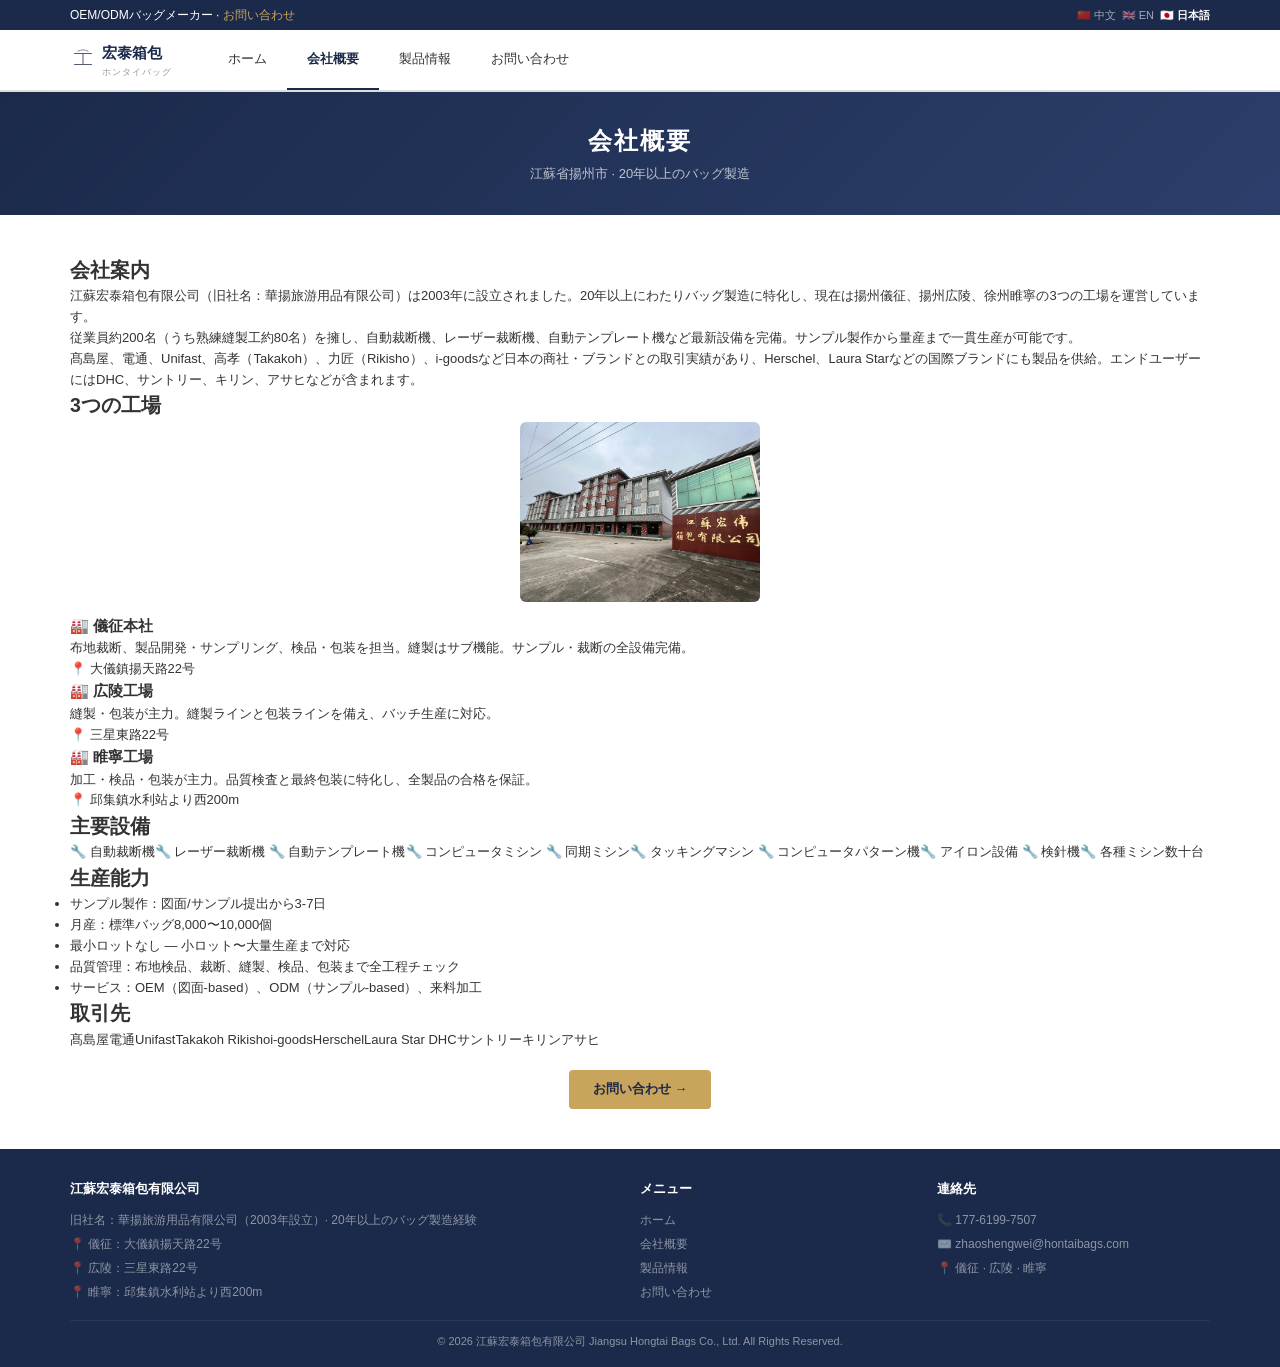
<file: ja/about.html>
<!DOCTYPE html>
<html lang="ja">
<head>
<meta charset="UTF-8">
<meta name="viewport" content="width=device-width, initial-scale=1.0">
<title>会社概要 - 宏泰箱包</title>
<link rel="icon" href="data:image/svg+xml,<svg xmlns='http://www.w3.org/2000/svg' viewBox='0 0 200 200'><rect x='30' y='48' width='140' height='5' rx='2.5' fill='%231B2A4A'/><rect x='97' y='48' width='6' height='83' rx='3' fill='%231B2A4A'/><rect x='30' y='131' width='140' height='5' rx='2.5' fill='%231B2A4A'/><path d='M58 34 Q100 10 142 34' fill='none' stroke='%231B2A4A' stroke-width='4' stroke-linecap='round'/></svg>">
<link rel="stylesheet" href="../css/style.css">
<style>
*{margin:0;padding:0;box-sizing:border-box}
body{font-family:'PingFang SC','Microsoft YaHei',Arial,sans-serif;color:#333;background:#fff;font-size:13px;line-height:1.6}
a{text-decoration:none;color:inherit}
img{max-width:100%;display:block}
.container{width:1180px;margin:0 auto}

.header{background:#1B2A4A;height:30px;line-height:30px;color:#fff;font-size:12px}
.header .container{display:flex;justify-content:space-between;align-items:center}
.header a{color:#C8A45C}

.nav{background:#fff;border-bottom:2px solid #ddd;position:sticky;top:0;z-index:100}
.nav .container{display:flex;align-items:center;height:60px}
.nav-logo{display:flex;align-items:center;gap:6px;font-size:15px;font-weight:700;color:#1B2A4A;margin-right:36px}
.nav-logo small{display:block;font-size:9px;font-weight:400;color:#999}
.nav-links{display:flex;list-style:none;gap:0}
.nav-links>li{position:relative}
.nav-links>li>a{display:block;padding:0 20px;font-size:13px;color:#333;line-height:58px;border-bottom:2px solid transparent}
.nav-links>li>a:hover,.nav-links>li>a.on{color:#1B2A4A;border-bottom-color:#1B2A4A;font-weight:600}
.nav-links .dropdown{position:absolute;top:100%;left:0;background:#fff;border:1px solid #e0e0e0;border-top:2px solid #1B2A4A;min-width:140px;display:none;z-index:200;box-shadow:0 3px 8px rgba(0,0,0,0.06)}
.nav-links .dropdown a{display:block;padding:8px 16px;font-size:12px;color:#555;border-bottom:1px solid #f0f0f0;line-height:1.6}
.nav-links .dropdown a:last-child{border-bottom:none}
.nav-links .dropdown a:hover{background:#f8f8f8;color:#1B2A4A}
.nav-links>li:hover .dropdown{display:block}
.nav-toggle{display:none;background:none;border:none;font-size:20px;cursor:pointer;margin-left:auto;padding:4px 8px}

.banner{background:linear-gradient(135deg,#1B2A4A,#2C3E6B);padding:5px 0}
.banner-inner{display:grid;grid-template-columns:1fr 1fr;gap:10px;align-items:center}
.banner h1{font-size:18px;color:#fff;line-height:1.3;letter-spacing:1px}
.banner h1 em{color:#C8A45C;font-style:normal}
.banner p{font-size:13px;color:rgba(255,255,255,0.75);margin:4px 0 8px;line-height:1.5}
.banner .tags{display:flex;gap:4px;flex-wrap:wrap;margin-bottom:4px}
.banner .tags span{font-size:11px;padding:2px 7px;border-radius:2px;background:rgba(200,164,92,0.12);border:1px solid rgba(200,164,92,0.25);color:#C8A45C}
.banner-btn{display:inline-block;padding:5px 16px;background:#C8A45C;color:#1B2A4A;border-radius:3px;font-size:12px;font-weight:600}
.banner-btn:hover{background:#DFC27A}
.banner-grid{display:grid;grid-template-columns:1fr 1fr;gap:4px}
.banner-grid .bg-item{border-radius:3px;overflow:hidden;background:#f0efe9}
.banner-grid .bg-item img{width:100%;height:auto;max-height:140px;object-fit:cover;display:block}
.banner-grid .bg-item:first-child{grid-column:1/3}

.sec{padding:40px 0}
.sec-gray{background:#f8f8f8}
.stitle{text-align:center;font-size:22px;font-weight:700;color:#1B2A4A;margin-bottom:4px;letter-spacing:1px}
.ssub{text-align:center;font-size:13px;color:#888;margin-bottom:20px}

.prod-wrap{display:flex;gap:20px}
.prod-side{width:195px;flex-shrink:0}
.prod-side h4{font-size:14px;color:#1B2A4A;padding:8px 0;border-bottom:2px solid #1B2A4A;margin-bottom:0}
.prod-side ul{list-style:none;border:1px solid #e0e0e0;border-top:0}
.prod-side li{padding:7px 10px;font-size:12px;color:#555;border-bottom:1px solid #f0f0f0;cursor:pointer}
.prod-side li a{display:block;color:#555}
.prod-side li:last-child{border-bottom:0}
.prod-side li:hover,.prod-side li a:hover{color:#1B2A4A;font-weight:600}
.prod-main{flex:1}
.prod-grid{display:grid;grid-template-columns:repeat(3,1fr);gap:10px}
.prod-card{border:1px solid #e5e5e5;overflow:hidden;background:#fff}
.prod-card:hover{border-color:#1B2A4A}
.prod-card .pi{height:auto;background:#f5f5f5;display:flex;align-items:center;justify-content:center;overflow:hidden}
.prod-card .pi img{width:100%;height:auto;object-fit:cover}
.prod-card .pn{text-align:center;padding:8px 6px}
.prod-card .pn h3{font-size:13px;color:#1B2A4A}
.prod-card .pn p{font-size:11px;color:#888;margin-top:2px}

.adv-box{max-width:920px;margin:0 auto}
.adv-block{margin-bottom:20px;background:#fff;border:1px solid #e5e5e5;overflow:hidden}
.adv-block:last-child{margin-bottom:0}
.adv-block .ah{height:auto;background:#f0efe9;display:flex;align-items:center;justify-content:center;overflow:hidden;font-size:40px;color:#aaa}
.adv-block .ah img{width:100%;height:auto;max-height:180px;object-fit:cover}
.adv-block .ab{padding:16px 20px 20px}
.adv-block .ab .an{font-size:12px;color:#1B2A4A;font-weight:700}
.adv-block .ab h3{font-size:16px;color:#1B2A4A;margin:4px 0 8px}
.adv-block .ab p{font-size:12px;color:#555;line-height:2;padding-left:10px;position:relative}
.adv-block .ab p::before{content:"·";position:absolute;left:0;color:#1B2A4A}

.know-grid{display:grid;grid-template-columns:repeat(3,1fr);gap:16px}
.know-card{border:1px solid #e5e5e5;padding:16px;background:#fff}
.know-card .kd{font-size:11px;color:#aaa}
.know-card h4{font-size:13px;color:#1B2A4A;margin:4px 0}
.know-card p{font-size:11px;color:#888}

.about-wrap{display:grid;grid-template-columns:1fr 1fr;gap:30px}
.about-wrap p{font-size:12px;color:#555;margin-bottom:8px;line-height:1.9}
.about-stats{display:grid;grid-template-columns:1fr 1fr;gap:8px;margin-bottom:12px}
.about-stats .item{background:#f5f5f5;padding:12px;text-align:center;border-radius:4px}
.about-stats .item .num{font-size:22px;font-weight:700;color:#1B2A4A}
.about-stats .item .lb{font-size:11px;color:#888}
.about-cites{text-align:center;font-size:12px;color:#555;line-height:2}
.about-cites .cl{display:inline}
.about-cites .cl+.cl::before{content:" | ";color:#ddd}

.partner-logos{display:flex;justify-content:center;gap:14px;flex-wrap:wrap;margin:14px 0}
.partner-logos span{display:inline-block;padding:6px 18px;border:1px solid #e0e0e0;font-size:12px;color:#555;border-radius:3px}

footer{background:#1B2A4A;color:rgba(255,255,255,0.5);padding:30px 0 16px;font-size:12px}
.footer-grid{display:grid;grid-template-columns:2fr 1fr 1fr;gap:24px;margin-bottom:16px}
.footer-grid h4{color:#fff;font-size:13px;margin-bottom:8px}
.footer-grid p,.footer-grid a{color:rgba(255,255,255,0.5);line-height:2;font-size:12px}
.footer-grid a:hover{color:#C8A45C}
.footer-bot{text-align:center;border-top:1px solid rgba(255,255,255,0.06);padding-top:12px;font-size:11px}

@media(max-width:1180px){.container{width:100%;padding:0 15px}}
@media(max-width:860px){
  .prod-wrap{flex-direction:column}
  .prod-side{width:100%}
  .prod-grid,.know-grid{grid-template-columns:1fr 1fr}
  .about-wrap{grid-template-columns:1fr}
  .footer-grid{grid-template-columns:1fr}
}
@media(max-width:640px){
  .prod-grid,.know-grid{grid-template-columns:1fr}
  .adv-block .ah{height:auto;max-height:120px}
  .nav-links{display:none;position:absolute;top:60px;left:0;right:0;background:#fff;flex-direction:column;border-bottom:2px solid #ddd;z-index:99}
  .nav-links.open{display:flex}
  .nav-links a{padding:0 20px;line-height:42px;border-bottom:1px solid #f0f0f0}
  .nav-toggle{display:block}
}
</style>
</head>
<body>
<div class="header"><div class="container"><div>OEM/ODMバッグメーカー · <a href="../contact.html">お問い合わせ</a></div><div style="font-size:11px;"><a href="../index.html" style="color:rgba(255,255,255,0.6);margin-right:6px;">🇨🇳 中文</a><a href="../en/index.html" style="color:rgba(255,255,255,0.6);margin-right:6px;">🇬🇧 EN</a><a href="index.html" style="color:#fff;font-weight:600;">🇯🇵 日本語</a></div></div></div>
<div class="nav"><div class="container"><a href="index.html" class="nav-logo"><svg width="26" height="26" viewBox="0 0 200 200"><rect x="30" y="48" width="140" height="5" rx="2.5" fill="#1B2A4A"/><rect x="97" y="48" width="6" height="83" rx="3" fill="#1B2A4A"/><rect x="30" y="131" width="140" height="5" rx="2.5" fill="#1B2A4A"/><path d="M58 34 Q100 10 142 34" fill="none" stroke="#1B2A4A" stroke-width="4"/></svg><span>宏泰箱包<small>ホンタイバッグ</small></span></a><button class="nav-toggle" id="navToggle">☰</button><ul class="nav-links"><li><a href="index.html">ホーム</a></li><li><a href="about.html" class="on">会社概要</a><div class="dropdown"><a href="about.html">会社案内</a><a href="about.html">設備</a><a href="about.html">取引先</a></div></li><li><a href="products.html">製品情報</a><div class="dropdown"><a href="products.html">バックパック</a><a href="products.html">ショッピングバッグ</a><a href="products.html">トートバッグ</a><a href="products.html">保冷バッグ</a><a href="products.html">化粧ポーチ</a><a href="products.html">ウエストバッグ</a><a href="products.html">その他</a></div></li><li><a href="contact.html">お問い合わせ</a><div class="dropdown"><a href="contact.html">連絡先</a><a href="contact.html">お見積り</a></div></li></ul></div></div>

<div class="page-banner"><div class="container"><h1>会社概要</h1><p>江蘇省揚州市 · 20年以上のバッグ製造</p></div></div>

<div class="sec"><div class="container"><div class="about-detail">

<h2>会社案内</h2>
<p>江蘇宏泰箱包有限公司（旧社名：華揚旅游用品有限公司）は2003年に設立されました。20年以上にわたりバッグ製造に特化し、現在は揚州儀征、揚州広陵、徐州睢寧の3つの工場を運営しています。</p>
<p>従業員約200名（うち熟練縫製工約80名）を擁し、自動裁断機、レーザー裁断機、自動テンプレート機など最新設備を完備。サンプル製作から量産まで一貫生産が可能です。</p>
<p>髙島屋、電通、Unifast、高孝（Takakoh）、力匠（Rikisho）、i-goodsなど日本の商社・ブランドとの取引実績があり、Herschel、Laura Starなどの国際ブランドにも製品を供給。エンドユーザーにはDHC、サントリー、キリン、アサヒなどが含まれます。</p>

<h2>3つの工場</h2>
<p style="text-align:center;margin-bottom:12px;"><img src="../images/factory.jpg" alt="宏泰箱包工場" style="max-width:100%;border-radius:6px;max-height:180px;width:auto;margin:0 auto;"></p>
<div class="fact-grid">
<div class="fact-card"><h3>🏭 儀征本社</h3><p>布地裁断、製品開発・サンプリング、検品・包装を担当。縫製はサブ機能。サンプル・裁断の全設備完備。</p><div class="addr">📍 大儀鎮揚天路22号</div></div>
<div class="fact-card"><h3>🏭 広陵工場</h3><p>縫製・包装が主力。縫製ラインと包装ラインを備え、バッチ生産に対応。</p><div class="addr">📍 三星東路22号</div></div>
<div class="fact-card"><h3>🏭 睢寧工場</h3><p>加工・検品・包装が主力。品質検査と最終包装に特化し、全製品の合格を保証。</p><div class="addr">📍 邱集鎮水利站より西200m</div></div>
</div>

<h2>主要設備</h2>
<div class="equip-grid">
<span>🔧 自動裁断機</span><span>🔧 レーザー裁断機</span>
<span>🔧 自動テンプレート機</span><span>🔧 コンピュータミシン</span>
<span>🔧 同期ミシン</span><span>🔧 タッキングマシン</span>
<span>🔧 コンピュータパターン機</span><span>🔧 アイロン設備</span>
<span>🔧 検針機</span><span>🔧 各種ミシン数十台</span>
</div>

<h2>生産能力</h2>
<ul>
<li>サンプル製作：図面/サンプル提出から3-7日</li>
<li>月産：標準バッグ8,000〜10,000個</li>
<li>最小ロットなし — 小ロット〜大量生産まで対応</li>
<li>品質管理：布地検品、裁断、縫製、検品、包装まで全工程チェック</li>
<li>サービス：OEM（図面-based）、ODM（サンプル-based）、来料加工</li>
</ul>

<h2>取引先</h2>
<div class="client-tags">
<span class="ct">髙島屋</span><span class="ct">電通</span><span class="ct">Unifast</span><span class="ct">Takakoh</span>
<span class="ct">Rikisho</span><span class="ct">i-goods</span><span class="ct">Herschel</span><span class="ct">Laura Star</span>
<span class="ct">DHC</span><span class="ct">サントリー</span><span class="ct">キリン</span><span class="ct">アサヒ</span>
</div>

<p style="text-align:center;margin-top:20px;"><a href="../contact.html" style="display:inline-block;padding:9px 24px;background:#C8A45C;color:#1B2A4A;border-radius:4px;font-weight:600;font-size:13px;">お問い合わせ →</a></p>

</div></div></div>

<footer><div class="container"><div class="footer-grid">
<div><h4>江蘇宏泰箱包有限公司</h4><p>旧社名：華揚旅游用品有限公司（2003年設立）· 20年以上のバッグ製造経験</p><p>📍 儀征：大儀鎮揚天路22号<br>📍 広陵：三星東路22号<br>📍 睢寧：邱集鎮水利站より西200m</p></div>
<div><h4>メニュー</h4><a href="index.html">ホーム</a><br><a href="about.html">会社概要</a><br><a href="products.html">製品情報</a><br><a href="contact.html">お問い合わせ</a></div>
<div><h4>連絡先</h4><p>📞 177-6199-7507</p><p>✉️ zhaoshengwei@hontaibags.com</p><p>📍 儀征 · 広陵 · 睢寧</p></div>
</div><div class="footer-bot">© 2026 江蘇宏泰箱包有限公司 Jiangsu Hongtai Bags Co., Ltd. All Rights Reserved.</div></div></footer>
<script>document.getElementById('navToggle').addEventListener('click',function(){this.nextElementSibling.classList.toggle('open');});</script>
</body>
</html>
</file>
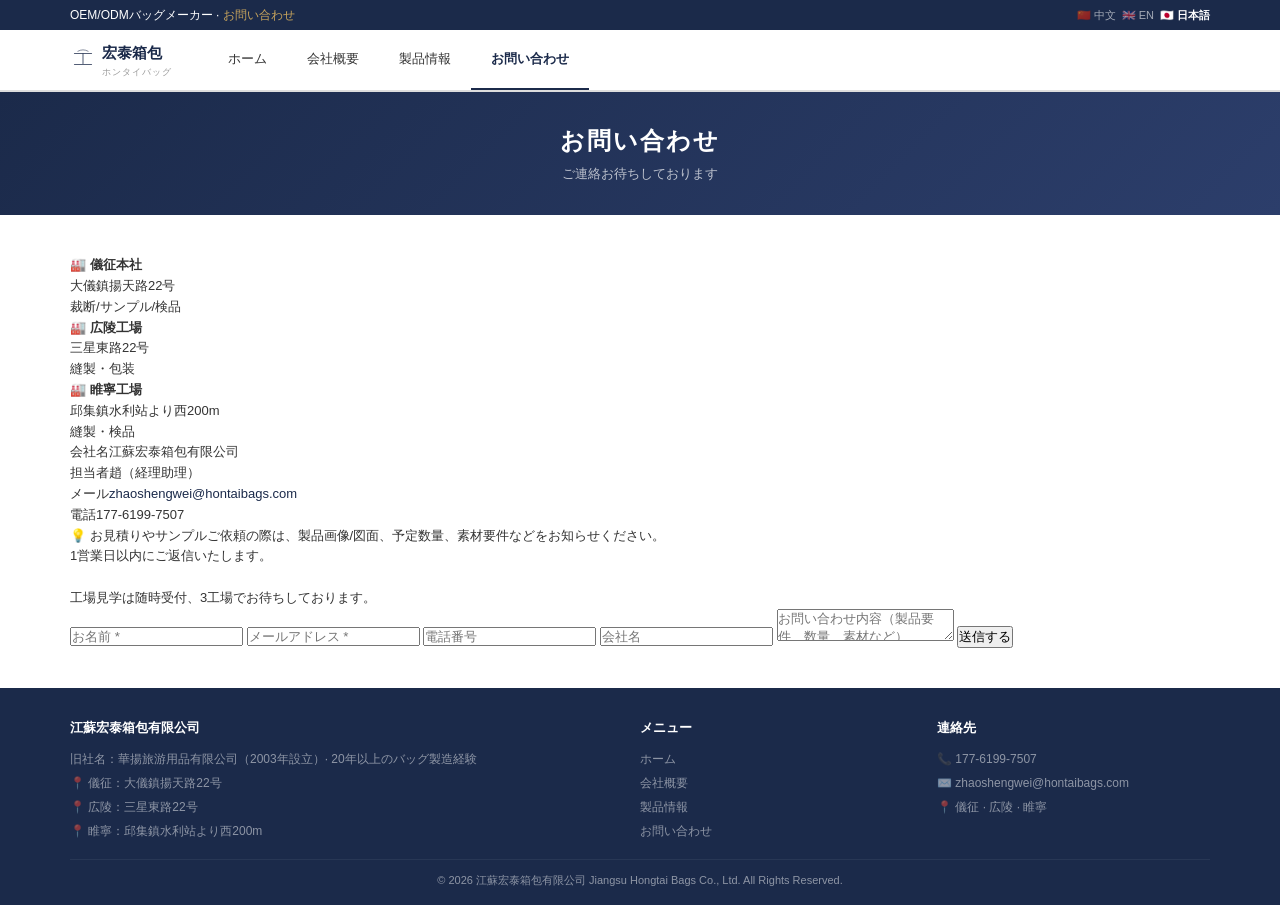
<file: ja/contact.html>
<!DOCTYPE html>
<html lang="ja">
<head>
<meta charset="UTF-8">
<meta name="viewport" content="width=device-width, initial-scale=1.0">
<title>お問い合わせ - 宏泰箱包</title>
<link rel="icon" href="data:image/svg+xml,<svg xmlns='http://www.w3.org/2000/svg' viewBox='0 0 200 200'><rect x='30' y='48' width='140' height='5' rx='2.5' fill='%231B2A4A'/><rect x='97' y='48' width='6' height='83' rx='3' fill='%231B2A4A'/><rect x='30' y='131' width='140' height='5' rx='2.5' fill='%231B2A4A'/><path d='M58 34 Q100 10 142 34' fill='none' stroke='%231B2A4A' stroke-width='4' stroke-linecap='round'/></svg>">
<link rel="stylesheet" href="../css/style.css">
<style>
*{margin:0;padding:0;box-sizing:border-box}
body{font-family:'PingFang SC','Microsoft YaHei',Arial,sans-serif;color:#333;background:#fff;font-size:13px;line-height:1.6}
a{text-decoration:none;color:inherit}
img{max-width:100%;display:block}
.container{width:1180px;margin:0 auto}

.header{background:#1B2A4A;height:30px;line-height:30px;color:#fff;font-size:12px}
.header .container{display:flex;justify-content:space-between;align-items:center}
.header a{color:#C8A45C}

.nav{background:#fff;border-bottom:2px solid #ddd;position:sticky;top:0;z-index:100}
.nav .container{display:flex;align-items:center;height:60px}
.nav-logo{display:flex;align-items:center;gap:6px;font-size:15px;font-weight:700;color:#1B2A4A;margin-right:36px}
.nav-logo small{display:block;font-size:9px;font-weight:400;color:#999}
.nav-links{display:flex;list-style:none;gap:0}
.nav-links>li{position:relative}
.nav-links>li>a{display:block;padding:0 20px;font-size:13px;color:#333;line-height:58px;border-bottom:2px solid transparent}
.nav-links>li>a:hover,.nav-links>li>a.on{color:#1B2A4A;border-bottom-color:#1B2A4A;font-weight:600}
.nav-links .dropdown{position:absolute;top:100%;left:0;background:#fff;border:1px solid #e0e0e0;border-top:2px solid #1B2A4A;min-width:140px;display:none;z-index:200;box-shadow:0 3px 8px rgba(0,0,0,0.06)}
.nav-links .dropdown a{display:block;padding:8px 16px;font-size:12px;color:#555;border-bottom:1px solid #f0f0f0;line-height:1.6}
.nav-links .dropdown a:last-child{border-bottom:none}
.nav-links .dropdown a:hover{background:#f8f8f8;color:#1B2A4A}
.nav-links>li:hover .dropdown{display:block}
.nav-toggle{display:none;background:none;border:none;font-size:20px;cursor:pointer;margin-left:auto;padding:4px 8px}

.banner{background:linear-gradient(135deg,#1B2A4A,#2C3E6B);padding:5px 0}
.banner-inner{display:grid;grid-template-columns:1fr 1fr;gap:10px;align-items:center}
.banner h1{font-size:18px;color:#fff;line-height:1.3;letter-spacing:1px}
.banner h1 em{color:#C8A45C;font-style:normal}
.banner p{font-size:13px;color:rgba(255,255,255,0.75);margin:4px 0 8px;line-height:1.5}
.banner .tags{display:flex;gap:4px;flex-wrap:wrap;margin-bottom:4px}
.banner .tags span{font-size:11px;padding:2px 7px;border-radius:2px;background:rgba(200,164,92,0.12);border:1px solid rgba(200,164,92,0.25);color:#C8A45C}
.banner-btn{display:inline-block;padding:5px 16px;background:#C8A45C;color:#1B2A4A;border-radius:3px;font-size:12px;font-weight:600}
.banner-btn:hover{background:#DFC27A}
.banner-grid{display:grid;grid-template-columns:1fr 1fr;gap:4px}
.banner-grid .bg-item{border-radius:3px;overflow:hidden;background:#f0efe9}
.banner-grid .bg-item img{width:100%;height:auto;max-height:140px;object-fit:cover;display:block}
.banner-grid .bg-item:first-child{grid-column:1/3}

.sec{padding:40px 0}
.sec-gray{background:#f8f8f8}
.stitle{text-align:center;font-size:22px;font-weight:700;color:#1B2A4A;margin-bottom:4px;letter-spacing:1px}
.ssub{text-align:center;font-size:13px;color:#888;margin-bottom:20px}

.prod-wrap{display:flex;gap:20px}
.prod-side{width:195px;flex-shrink:0}
.prod-side h4{font-size:14px;color:#1B2A4A;padding:8px 0;border-bottom:2px solid #1B2A4A;margin-bottom:0}
.prod-side ul{list-style:none;border:1px solid #e0e0e0;border-top:0}
.prod-side li{padding:7px 10px;font-size:12px;color:#555;border-bottom:1px solid #f0f0f0;cursor:pointer}
.prod-side li a{display:block;color:#555}
.prod-side li:last-child{border-bottom:0}
.prod-side li:hover,.prod-side li a:hover{color:#1B2A4A;font-weight:600}
.prod-main{flex:1}
.prod-grid{display:grid;grid-template-columns:repeat(3,1fr);gap:10px}
.prod-card{border:1px solid #e5e5e5;overflow:hidden;background:#fff}
.prod-card:hover{border-color:#1B2A4A}
.prod-card .pi{height:auto;background:#f5f5f5;display:flex;align-items:center;justify-content:center;overflow:hidden}
.prod-card .pi img{width:100%;height:auto;object-fit:cover}
.prod-card .pn{text-align:center;padding:8px 6px}
.prod-card .pn h3{font-size:13px;color:#1B2A4A}
.prod-card .pn p{font-size:11px;color:#888;margin-top:2px}

.adv-box{max-width:920px;margin:0 auto}
.adv-block{margin-bottom:20px;background:#fff;border:1px solid #e5e5e5;overflow:hidden}
.adv-block:last-child{margin-bottom:0}
.adv-block .ah{height:auto;background:#f0efe9;display:flex;align-items:center;justify-content:center;overflow:hidden;font-size:40px;color:#aaa}
.adv-block .ah img{width:100%;height:auto;max-height:180px;object-fit:cover}
.adv-block .ab{padding:16px 20px 20px}
.adv-block .ab .an{font-size:12px;color:#1B2A4A;font-weight:700}
.adv-block .ab h3{font-size:16px;color:#1B2A4A;margin:4px 0 8px}
.adv-block .ab p{font-size:12px;color:#555;line-height:2;padding-left:10px;position:relative}
.adv-block .ab p::before{content:"·";position:absolute;left:0;color:#1B2A4A}

.know-grid{display:grid;grid-template-columns:repeat(3,1fr);gap:16px}
.know-card{border:1px solid #e5e5e5;padding:16px;background:#fff}
.know-card .kd{font-size:11px;color:#aaa}
.know-card h4{font-size:13px;color:#1B2A4A;margin:4px 0}
.know-card p{font-size:11px;color:#888}

.about-wrap{display:grid;grid-template-columns:1fr 1fr;gap:30px}
.about-wrap p{font-size:12px;color:#555;margin-bottom:8px;line-height:1.9}
.about-stats{display:grid;grid-template-columns:1fr 1fr;gap:8px;margin-bottom:12px}
.about-stats .item{background:#f5f5f5;padding:12px;text-align:center;border-radius:4px}
.about-stats .item .num{font-size:22px;font-weight:700;color:#1B2A4A}
.about-stats .item .lb{font-size:11px;color:#888}
.about-cites{text-align:center;font-size:12px;color:#555;line-height:2}
.about-cites .cl{display:inline}
.about-cites .cl+.cl::before{content:" | ";color:#ddd}

.partner-logos{display:flex;justify-content:center;gap:14px;flex-wrap:wrap;margin:14px 0}
.partner-logos span{display:inline-block;padding:6px 18px;border:1px solid #e0e0e0;font-size:12px;color:#555;border-radius:3px}

footer{background:#1B2A4A;color:rgba(255,255,255,0.5);padding:30px 0 16px;font-size:12px}
.footer-grid{display:grid;grid-template-columns:2fr 1fr 1fr;gap:24px;margin-bottom:16px}
.footer-grid h4{color:#fff;font-size:13px;margin-bottom:8px}
.footer-grid p,.footer-grid a{color:rgba(255,255,255,0.5);line-height:2;font-size:12px}
.footer-grid a:hover{color:#C8A45C}
.footer-bot{text-align:center;border-top:1px solid rgba(255,255,255,0.06);padding-top:12px;font-size:11px}

@media(max-width:1180px){.container{width:100%;padding:0 15px}}
@media(max-width:860px){
  .prod-wrap{flex-direction:column}
  .prod-side{width:100%}
  .prod-grid,.know-grid{grid-template-columns:1fr 1fr}
  .about-wrap{grid-template-columns:1fr}
  .footer-grid{grid-template-columns:1fr}
}
@media(max-width:640px){
  .prod-grid,.know-grid{grid-template-columns:1fr}
  .adv-block .ah{height:auto;max-height:120px}
  .nav-links{display:none;position:absolute;top:60px;left:0;right:0;background:#fff;flex-direction:column;border-bottom:2px solid #ddd;z-index:99}
  .nav-links.open{display:flex}
  .nav-links a{padding:0 20px;line-height:42px;border-bottom:1px solid #f0f0f0}
  .nav-toggle{display:block}
}
</style>
</head>
<body>
<div class="header"><div class="container"><div>OEM/ODMバッグメーカー · <a href="../contact.html">お問い合わせ</a></div><div style="font-size:11px;"><a href="../index.html" style="color:rgba(255,255,255,0.6);margin-right:6px;">🇨🇳 中文</a><a href="../en/index.html" style="color:rgba(255,255,255,0.6);margin-right:6px;">🇬🇧 EN</a><a href="index.html" style="color:#fff;font-weight:600;">🇯🇵 日本語</a></div></div></div>
<div class="nav"><div class="container"><a href="index.html" class="nav-logo"><svg width="26" height="26" viewBox="0 0 200 200"><rect x="30" y="48" width="140" height="5" rx="2.5" fill="#1B2A4A"/><rect x="97" y="48" width="6" height="83" rx="3" fill="#1B2A4A"/><rect x="30" y="131" width="140" height="5" rx="2.5" fill="#1B2A4A"/><path d="M58 34 Q100 10 142 34" fill="none" stroke="#1B2A4A" stroke-width="4"/></svg><span>宏泰箱包<small>ホンタイバッグ</small></span></a><button class="nav-toggle" id="navToggle">☰</button><ul class="nav-links"><li><a href="index.html">ホーム</a></li><li><a href="about.html">会社概要</a><div class="dropdown"><a href="about.html">会社案内</a><a href="about.html">設備</a><a href="about.html">取引先</a></div></li><li><a href="products.html">製品情報</a><div class="dropdown"><a href="products.html">バックパック</a><a href="products.html">ショッピングバッグ</a><a href="products.html">トートバッグ</a><a href="products.html">保冷バッグ</a><a href="products.html">化粧ポーチ</a><a href="products.html">ウエストバッグ</a><a href="products.html">その他</a></div></li><li><a href="contact.html" class="on">お問い合わせ</a><div class="dropdown"><a href="contact.html">連絡先</a><a href="contact.html">お見積り</a></div></li></ul></div></div>

<div class="page-banner"><div class="container"><h1>お問い合わせ</h1><p>ご連絡お待ちしております</p></div></div>

<div class="sec"><div class="container"><div class="contact-page">
<div class="fact-mini">
<div class="fm"><h4>🏭 儀征本社</h4><p>大儀鎮揚天路22号<br>裁断/サンプル/検品</p></div>
<div class="fm"><h4>🏭 広陵工場</h4><p>三星東路22号<br>縫製・包装</p></div>
<div class="fm"><h4>🏭 睢寧工場</h4><p>邱集鎮水利站より西200m<br>縫製・検品</p></div>
</div>
<div class="contact-cols">
<div class="cinfo">
<p><span class="label">会社名</span>江蘇宏泰箱包有限公司</p>
<p><span class="label">担当者</span>趙（経理助理）</p>
<p><span class="label">メール</span><a href="mailto:zhaoshengwei@hontaibags.com" style="color:#1B2A4A;">zhaoshengwei@hontaibags.com</a></p>
<p><span class="label">電話</span>177-6199-7507</p>
<div class="tip">💡 お見積りやサンプルご依頼の際は、製品画像/図面、予定数量、素材要件などをお知らせください。<br>1営業日以内にご返信いたします。<br><br>工場見学は随時受付、3工場でお待ちしております。</div>
</div>
<form onsubmit="alert('ありがとうございます。すぐにご連絡いたします。');this.reset();return false;">
<input type="text" placeholder="お名前 *" required>
<input type="email" placeholder="メールアドレス *" required>
<input type="text" placeholder="電話番号">
<input type="text" placeholder="会社名">
<textarea placeholder="お問い合わせ内容（製品要件、数量、素材など）"></textarea>
<button type="submit">送信する</button>
</form>
</div>
</div></div></div>

<footer><div class="container"><div class="footer-grid">
<div><h4>江蘇宏泰箱包有限公司</h4><p>旧社名：華揚旅游用品有限公司（2003年設立）· 20年以上のバッグ製造経験</p><p>📍 儀征：大儀鎮揚天路22号<br>📍 広陵：三星東路22号<br>📍 睢寧：邱集鎮水利站より西200m</p></div>
<div><h4>メニュー</h4><a href="index.html">ホーム</a><br><a href="about.html">会社概要</a><br><a href="products.html">製品情報</a><br><a href="contact.html">お問い合わせ</a></div>
<div><h4>連絡先</h4><p>📞 177-6199-7507</p><p>✉️ zhaoshengwei@hontaibags.com</p><p>📍 儀征 · 広陵 · 睢寧</p></div>
</div><div class="footer-bot">© 2026 江蘇宏泰箱包有限公司 Jiangsu Hongtai Bags Co., Ltd. All Rights Reserved.</div></div></footer>
<script>document.getElementById('navToggle').addEventListener('click',function(){this.nextElementSibling.classList.toggle('open');});</script>
</body>
</html>
</file>
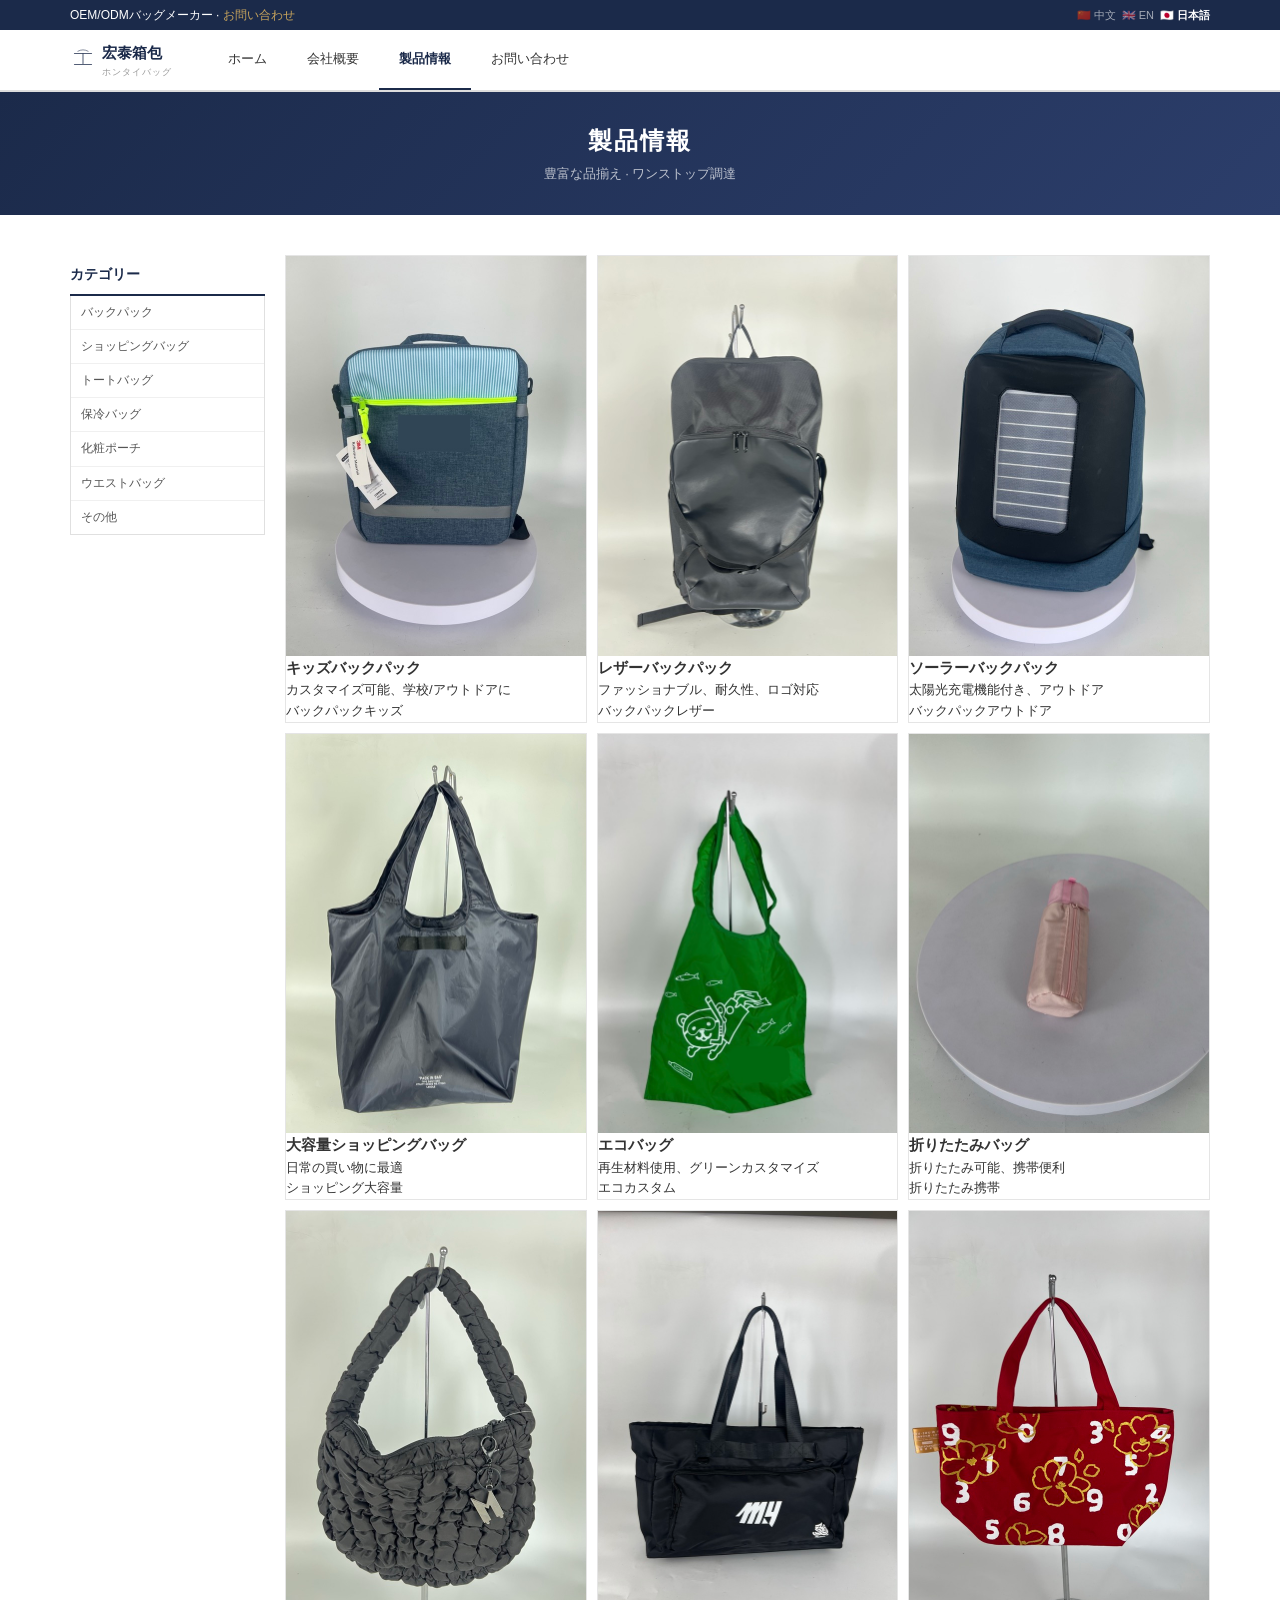
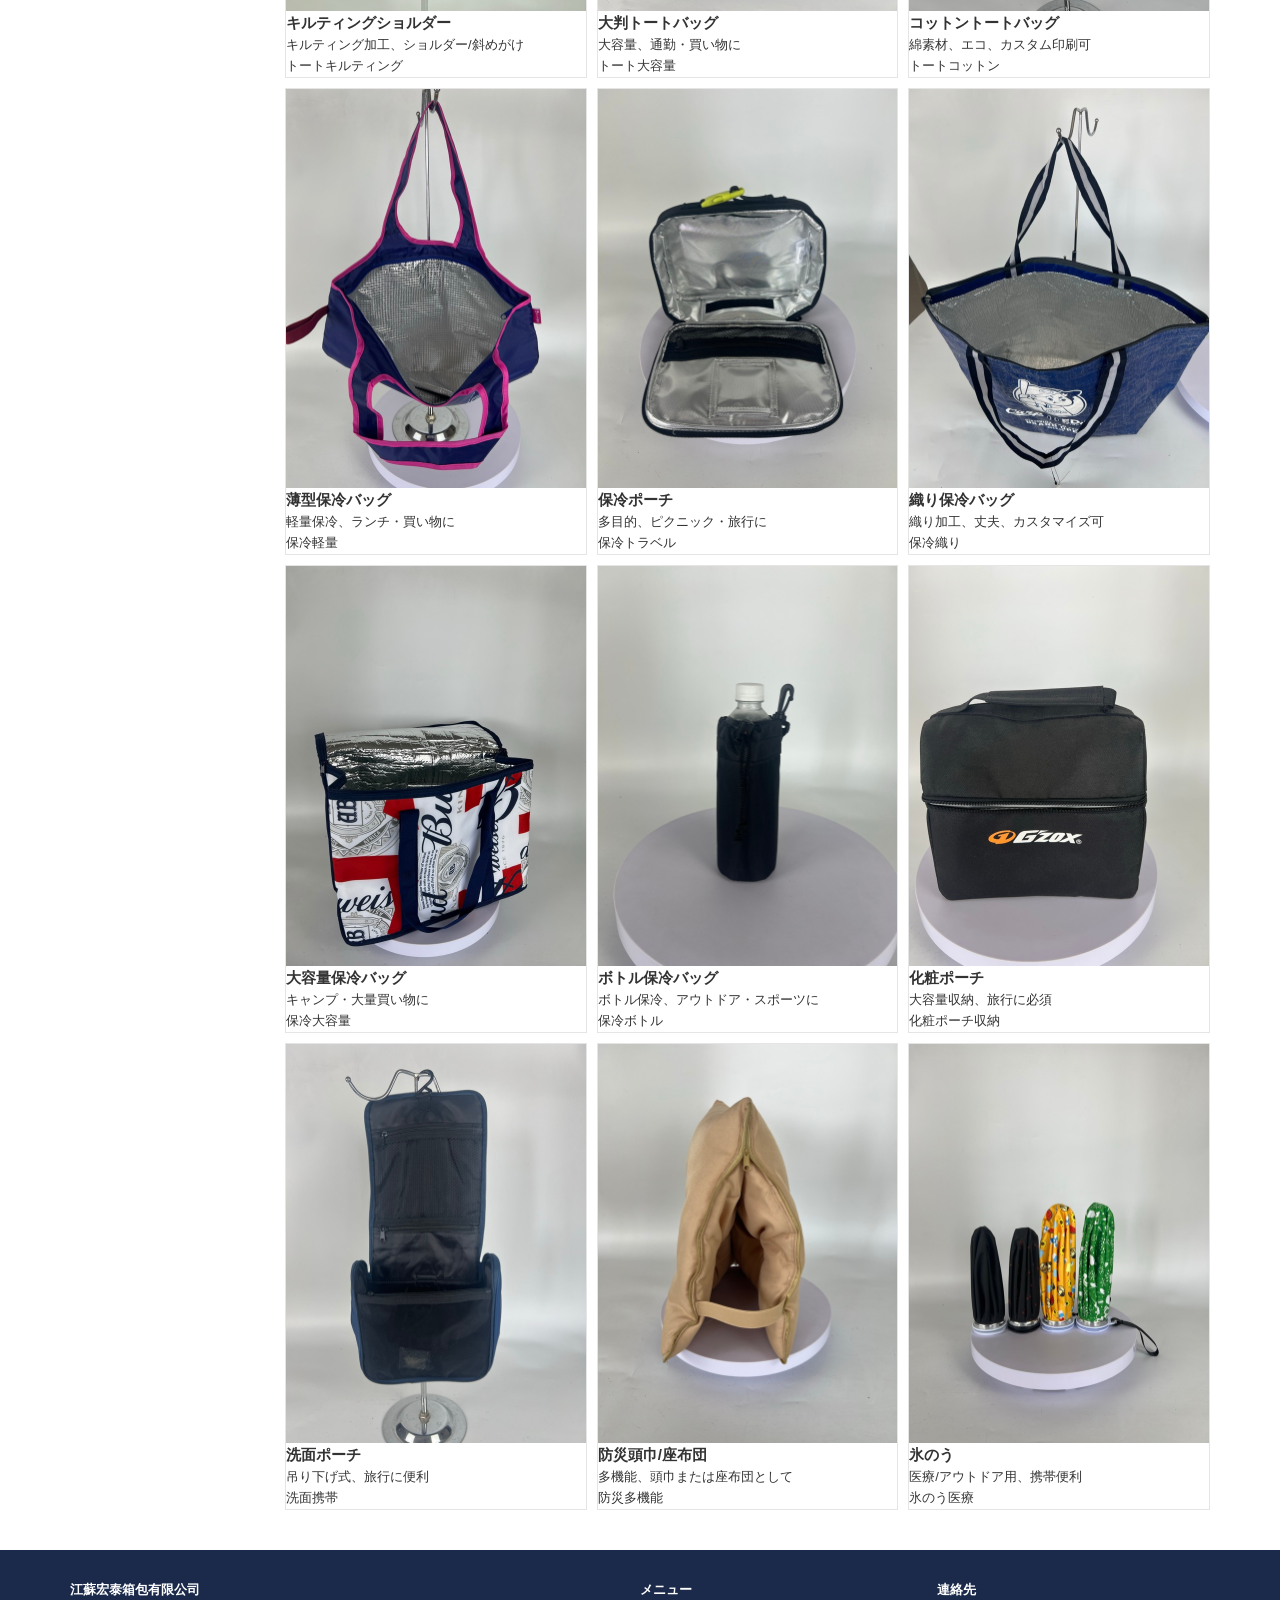
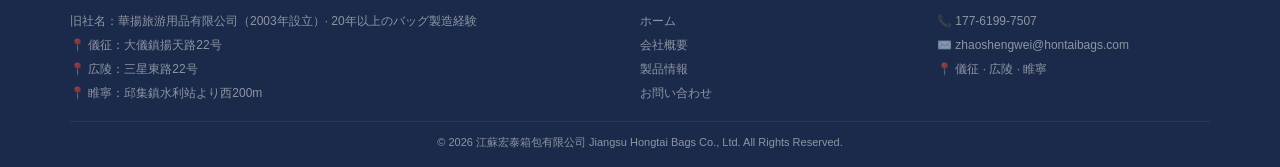
<file: ja/products.html>
<!DOCTYPE html>
<html lang="ja">
<head>
<meta charset="UTF-8">
<meta name="viewport" content="width=device-width, initial-scale=1.0">
<title>製品情報 - 宏泰箱包</title>
<link rel="icon" href="data:image/svg+xml,<svg xmlns='http://www.w3.org/2000/svg' viewBox='0 0 200 200'><rect x='30' y='48' width='140' height='5' rx='2.5' fill='%231B2A4A'/><rect x='97' y='48' width='6' height='83' rx='3' fill='%231B2A4A'/><rect x='30' y='131' width='140' height='5' rx='2.5' fill='%231B2A4A'/><path d='M58 34 Q100 10 142 34' fill='none' stroke='%231B2A4A' stroke-width='4' stroke-linecap='round'/></svg>">
<link rel="stylesheet" href="../css/style.css">
<style>
*{margin:0;padding:0;box-sizing:border-box}
body{font-family:'PingFang SC','Microsoft YaHei',Arial,sans-serif;color:#333;background:#fff;font-size:13px;line-height:1.6}
a{text-decoration:none;color:inherit}
img{max-width:100%;display:block}
.container{width:1180px;margin:0 auto}

.header{background:#1B2A4A;height:30px;line-height:30px;color:#fff;font-size:12px}
.header .container{display:flex;justify-content:space-between;align-items:center}
.header a{color:#C8A45C}

.nav{background:#fff;border-bottom:2px solid #ddd;position:sticky;top:0;z-index:100}
.nav .container{display:flex;align-items:center;height:60px}
.nav-logo{display:flex;align-items:center;gap:6px;font-size:15px;font-weight:700;color:#1B2A4A;margin-right:36px}
.nav-logo small{display:block;font-size:9px;font-weight:400;color:#999}
.nav-links{display:flex;list-style:none;gap:0}
.nav-links>li{position:relative}
.nav-links>li>a{display:block;padding:0 20px;font-size:13px;color:#333;line-height:58px;border-bottom:2px solid transparent}
.nav-links>li>a:hover,.nav-links>li>a.on{color:#1B2A4A;border-bottom-color:#1B2A4A;font-weight:600}
.nav-links .dropdown{position:absolute;top:100%;left:0;background:#fff;border:1px solid #e0e0e0;border-top:2px solid #1B2A4A;min-width:140px;display:none;z-index:200;box-shadow:0 3px 8px rgba(0,0,0,0.06)}
.nav-links .dropdown a{display:block;padding:8px 16px;font-size:12px;color:#555;border-bottom:1px solid #f0f0f0;line-height:1.6}
.nav-links .dropdown a:last-child{border-bottom:none}
.nav-links .dropdown a:hover{background:#f8f8f8;color:#1B2A4A}
.nav-links>li:hover .dropdown{display:block}
.nav-toggle{display:none;background:none;border:none;font-size:20px;cursor:pointer;margin-left:auto;padding:4px 8px}

.banner{background:linear-gradient(135deg,#1B2A4A,#2C3E6B);padding:5px 0}
.banner-inner{display:grid;grid-template-columns:1fr 1fr;gap:10px;align-items:center}
.banner h1{font-size:18px;color:#fff;line-height:1.3;letter-spacing:1px}
.banner h1 em{color:#C8A45C;font-style:normal}
.banner p{font-size:13px;color:rgba(255,255,255,0.75);margin:4px 0 8px;line-height:1.5}
.banner .tags{display:flex;gap:4px;flex-wrap:wrap;margin-bottom:4px}
.banner .tags span{font-size:11px;padding:2px 7px;border-radius:2px;background:rgba(200,164,92,0.12);border:1px solid rgba(200,164,92,0.25);color:#C8A45C}
.banner-btn{display:inline-block;padding:5px 16px;background:#C8A45C;color:#1B2A4A;border-radius:3px;font-size:12px;font-weight:600}
.banner-btn:hover{background:#DFC27A}
.banner-grid{display:grid;grid-template-columns:1fr 1fr;gap:4px}
.banner-grid .bg-item{border-radius:3px;overflow:hidden;background:#f0efe9}
.banner-grid .bg-item img{width:100%;height:auto;max-height:140px;object-fit:cover;display:block}
.banner-grid .bg-item:first-child{grid-column:1/3}

.sec{padding:40px 0}
.sec-gray{background:#f8f8f8}
.stitle{text-align:center;font-size:22px;font-weight:700;color:#1B2A4A;margin-bottom:4px;letter-spacing:1px}
.ssub{text-align:center;font-size:13px;color:#888;margin-bottom:20px}

.prod-wrap{display:flex;gap:20px}
.prod-side{width:195px;flex-shrink:0}
.prod-side h4{font-size:14px;color:#1B2A4A;padding:8px 0;border-bottom:2px solid #1B2A4A;margin-bottom:0}
.prod-side ul{list-style:none;border:1px solid #e0e0e0;border-top:0}
.prod-side li{padding:7px 10px;font-size:12px;color:#555;border-bottom:1px solid #f0f0f0;cursor:pointer}
.prod-side li a{display:block;color:#555}
.prod-side li:last-child{border-bottom:0}
.prod-side li:hover,.prod-side li a:hover{color:#1B2A4A;font-weight:600}
.prod-main{flex:1}
.prod-grid{display:grid;grid-template-columns:repeat(3,1fr);gap:10px}
.prod-card{border:1px solid #e5e5e5;overflow:hidden;background:#fff}
.prod-card:hover{border-color:#1B2A4A}
.prod-card .pi{height:auto;background:#f5f5f5;display:flex;align-items:center;justify-content:center;overflow:hidden}
.prod-card .pi img{width:100%;height:auto;object-fit:cover}
.prod-card .pn{text-align:center;padding:8px 6px}
.prod-card .pn h3{font-size:13px;color:#1B2A4A}
.prod-card .pn p{font-size:11px;color:#888;margin-top:2px}

.adv-box{max-width:920px;margin:0 auto}
.adv-block{margin-bottom:20px;background:#fff;border:1px solid #e5e5e5;overflow:hidden}
.adv-block:last-child{margin-bottom:0}
.adv-block .ah{height:auto;background:#f0efe9;display:flex;align-items:center;justify-content:center;overflow:hidden;font-size:40px;color:#aaa}
.adv-block .ah img{width:100%;height:auto;max-height:180px;object-fit:cover}
.adv-block .ab{padding:16px 20px 20px}
.adv-block .ab .an{font-size:12px;color:#1B2A4A;font-weight:700}
.adv-block .ab h3{font-size:16px;color:#1B2A4A;margin:4px 0 8px}
.adv-block .ab p{font-size:12px;color:#555;line-height:2;padding-left:10px;position:relative}
.adv-block .ab p::before{content:"·";position:absolute;left:0;color:#1B2A4A}

.know-grid{display:grid;grid-template-columns:repeat(3,1fr);gap:16px}
.know-card{border:1px solid #e5e5e5;padding:16px;background:#fff}
.know-card .kd{font-size:11px;color:#aaa}
.know-card h4{font-size:13px;color:#1B2A4A;margin:4px 0}
.know-card p{font-size:11px;color:#888}

.about-wrap{display:grid;grid-template-columns:1fr 1fr;gap:30px}
.about-wrap p{font-size:12px;color:#555;margin-bottom:8px;line-height:1.9}
.about-stats{display:grid;grid-template-columns:1fr 1fr;gap:8px;margin-bottom:12px}
.about-stats .item{background:#f5f5f5;padding:12px;text-align:center;border-radius:4px}
.about-stats .item .num{font-size:22px;font-weight:700;color:#1B2A4A}
.about-stats .item .lb{font-size:11px;color:#888}
.about-cites{text-align:center;font-size:12px;color:#555;line-height:2}
.about-cites .cl{display:inline}
.about-cites .cl+.cl::before{content:" | ";color:#ddd}

.partner-logos{display:flex;justify-content:center;gap:14px;flex-wrap:wrap;margin:14px 0}
.partner-logos span{display:inline-block;padding:6px 18px;border:1px solid #e0e0e0;font-size:12px;color:#555;border-radius:3px}

footer{background:#1B2A4A;color:rgba(255,255,255,0.5);padding:30px 0 16px;font-size:12px}
.footer-grid{display:grid;grid-template-columns:2fr 1fr 1fr;gap:24px;margin-bottom:16px}
.footer-grid h4{color:#fff;font-size:13px;margin-bottom:8px}
.footer-grid p,.footer-grid a{color:rgba(255,255,255,0.5);line-height:2;font-size:12px}
.footer-grid a:hover{color:#C8A45C}
.footer-bot{text-align:center;border-top:1px solid rgba(255,255,255,0.06);padding-top:12px;font-size:11px}

@media(max-width:1180px){.container{width:100%;padding:0 15px}}
@media(max-width:860px){
  .prod-wrap{flex-direction:column}
  .prod-side{width:100%}
  .prod-grid,.know-grid{grid-template-columns:1fr 1fr}
  .about-wrap{grid-template-columns:1fr}
  .footer-grid{grid-template-columns:1fr}
}
@media(max-width:640px){
  .prod-grid,.know-grid{grid-template-columns:1fr}
  .adv-block .ah{height:auto;max-height:120px}
  .nav-links{display:none;position:absolute;top:60px;left:0;right:0;background:#fff;flex-direction:column;border-bottom:2px solid #ddd;z-index:99}
  .nav-links.open{display:flex}
  .nav-links a{padding:0 20px;line-height:42px;border-bottom:1px solid #f0f0f0}
  .nav-toggle{display:block}
}
</style>
</head>
<body>
<div class="header"><div class="container"><div>OEM/ODMバッグメーカー · <a href="../contact.html">お問い合わせ</a></div><div style="font-size:11px;"><a href="../index.html" style="color:rgba(255,255,255,0.6);margin-right:6px;">🇨🇳 中文</a><a href="../en/index.html" style="color:rgba(255,255,255,0.6);margin-right:6px;">🇬🇧 EN</a><a href="index.html" style="color:#fff;font-weight:600;">🇯🇵 日本語</a></div></div></div>
<div class="nav"><div class="container"><a href="index.html" class="nav-logo"><svg width="26" height="26" viewBox="0 0 200 200"><rect x="30" y="48" width="140" height="5" rx="2.5" fill="#1B2A4A"/><rect x="97" y="48" width="6" height="83" rx="3" fill="#1B2A4A"/><rect x="30" y="131" width="140" height="5" rx="2.5" fill="#1B2A4A"/><path d="M58 34 Q100 10 142 34" fill="none" stroke="#1B2A4A" stroke-width="4"/></svg><span>宏泰箱包<small>ホンタイバッグ</small></span></a><button class="nav-toggle" id="navToggle">☰</button><ul class="nav-links"><li><a href="index.html">ホーム</a></li><li><a href="about.html">会社概要</a><div class="dropdown"><a href="about.html">会社案内</a><a href="about.html">設備</a><a href="about.html">取引先</a></div></li><li><a href="products.html" class="on">製品情報</a><div class="dropdown"><a href="products.html">バックパック</a><a href="products.html">ショッピングバッグ</a><a href="products.html">トートバッグ</a><a href="products.html">保冷バッグ</a><a href="products.html">化粧ポーチ</a><a href="products.html">ウエストバッグ</a><a href="products.html">その他</a></div></li><li><a href="contact.html">お問い合わせ</a><div class="dropdown"><a href="contact.html">連絡先</a><a href="contact.html">お見積り</a></div></li></ul></div></div>

<div class="page-banner"><div class="container"><h1>製品情報</h1><p>豊富な品揃え · ワンストップ調達</p></div></div>

<div class="sec"><div class="container"><div class="prod-wrap">
<div class="prod-side"><h4>カテゴリー</h4><ul><li>バックパック</li><li>ショッピングバッグ</li><li>トートバッグ</li><li>保冷バッグ</li><li>化粧ポーチ</li><li>ウエストバッグ</li><li>その他</li></ul></div>
<div style="flex:1;"><div class="prod-grid">
<div class="prod-card"><div class="pimg"><img src="../images/prod-bag-child.jpg"></div><div class="pinfo"><h3>キッズバックパック</h3><p>カスタマイズ可能、学校/アウトドアに</p><div class="tags"><span>バックパック</span><span>キッズ</span></div></div></div>
<div class="prod-card"><div class="pimg"><img src="../images/prod-bag-leather.jpg"></div><div class="pinfo"><h3>レザーバックパック</h3><p>ファッショナブル、耐久性、ロゴ対応</p><div class="tags"><span>バックパック</span><span>レザー</span></div></div></div>
<div class="prod-card"><div class="pimg"><img src="../images/prod-bag-solar.jpg"></div><div class="pinfo"><h3>ソーラーバックパック</h3><p>太陽光充電機能付き、アウトドア</p><div class="tags"><span>バックパック</span><span>アウトドア</span></div></div></div>
<div class="prod-card"><div class="pimg"><img src="../images/prod-bag-large.jpg"></div><div class="pinfo"><h3>大容量ショッピングバッグ</h3><p>日常の買い物に最適</p><div class="tags"><span>ショッピング</span><span>大容量</span></div></div></div>
<div class="prod-card"><div class="pimg"><img src="../images/prod-bag-recycled1.jpg"></div><div class="pinfo"><h3>エコバッグ</h3><p>再生材料使用、グリーンカスタマイズ</p><div class="tags"><span>エコ</span><span>カスタム</span></div></div></div>
<div class="prod-card"><div class="pimg"><img src="../images/prod-bag-fold.jpg"></div><div class="pinfo"><h3>折りたたみバッグ</h3><p>折りたたみ可能、携帯便利</p><div class="tags"><span>折りたたみ</span><span>携帯</span></div></div></div>
<div class="prod-card"><div class="pimg"><img src="../images/prod-bag-quilted.jpg"></div><div class="pinfo"><h3>キルティングショルダー</h3><p>キルティング加工、ショルダー/斜めがけ</p><div class="tags"><span>トート</span><span>キルティング</span></div></div></div>
<div class="prod-card"><div class="pimg"><img src="../images/prod-bag-large-tote.jpg"></div><div class="pinfo"><h3>大判トートバッグ</h3><p>大容量、通勤・買い物に</p><div class="tags"><span>トート</span><span>大容量</span></div></div></div>
<div class="prod-card"><div class="pimg"><img src="../images/prod-bag-cotton.jpg"></div><div class="pinfo"><h3>コットントートバッグ</h3><p>綿素材、エコ、カスタム印刷可</p><div class="tags"><span>トート</span><span>コットン</span></div></div></div>
<div class="prod-card"><div class="pimg"><img src="../images/prod-cooler-thin.jpg"></div><div class="pinfo"><h3>薄型保冷バッグ</h3><p>軽量保冷、ランチ・買い物に</p><div class="tags"><span>保冷</span><span>軽量</span></div></div></div>
<div class="prod-card"><div class="pimg"><img src="../images/prod-cooler-pouch.jpg"></div><div class="pinfo"><h3>保冷ポーチ</h3><p>多目的、ピクニック・旅行に</p><div class="tags"><span>保冷</span><span>トラベル</span></div></div></div>
<div class="prod-card"><div class="pimg"><img src="../images/prod-cooler-woven.jpg"></div><div class="pinfo"><h3>織り保冷バッグ</h3><p>織り加工、丈夫、カスタマイズ可</p><div class="tags"><span>保冷</span><span>織り</span></div></div></div>
<div class="prod-card"><div class="pimg"><img src="../images/prod-cooler-large.jpg"></div><div class="pinfo"><h3>大容量保冷バッグ</h3><p>キャンプ・大量買い物に</p><div class="tags"><span>保冷</span><span>大容量</span></div></div></div>
<div class="prod-card"><div class="pimg"><img src="../images/prod-cooler-bottle.jpg"></div><div class="pinfo"><h3>ボトル保冷バッグ</h3><p>ボトル保冷、アウトドア・スポーツに</p><div class="tags"><span>保冷</span><span>ボトル</span></div></div></div>
<div class="prod-card"><div class="pimg"><img src="../images/prod-cosmetic-pouch.jpg"></div><div class="pinfo"><h3>化粧ポーチ</h3><p>大容量収納、旅行に必須</p><div class="tags"><span>化粧ポーチ</span><span>収納</span></div></div></div>
<div class="prod-card"><div class="pimg"><img src="../images/prod-cosmetic-wash.jpg"></div><div class="pinfo"><h3>洗面ポーチ</h3><p>吊り下げ式、旅行に便利</p><div class="tags"><span>洗面</span><span>携帯</span></div></div></div>
<div class="prod-card"><div class="pimg"><img src="../images/prod-other-hood.jpg"></div><div class="pinfo"><h3>防災頭巾/座布団</h3><p>多機能、頭巾または座布団として</p><div class="tags"><span>防災</span><span>多機能</span></div></div></div>
<div class="prod-card"><div class="pimg"><img src="../images/prod-other-icepack.jpg"></div><div class="pinfo"><h3>氷のう</h3><p>医療/アウトドア用、携帯便利</p><div class="tags"><span>氷のう</span><span>医療</span></div></div></div>
</div></div>
</div></div></div>

<footer><div class="container"><div class="footer-grid">
<div><h4>江蘇宏泰箱包有限公司</h4><p>旧社名：華揚旅游用品有限公司（2003年設立）· 20年以上のバッグ製造経験</p><p>📍 儀征：大儀鎮揚天路22号<br>📍 広陵：三星東路22号<br>📍 睢寧：邱集鎮水利站より西200m</p></div>
<div><h4>メニュー</h4><a href="index.html">ホーム</a><br><a href="about.html">会社概要</a><br><a href="products.html">製品情報</a><br><a href="contact.html">お問い合わせ</a></div>
<div><h4>連絡先</h4><p>📞 177-6199-7507</p><p>✉️ zhaoshengwei@hontaibags.com</p><p>📍 儀征 · 広陵 · 睢寧</p></div>
</div><div class="footer-bot">© 2026 江蘇宏泰箱包有限公司 Jiangsu Hongtai Bags Co., Ltd. All Rights Reserved.</div></div></footer>
<script>document.getElementById('navToggle').addEventListener('click',function(){this.nextElementSibling.classList.toggle('open');});</script>
</body>
</html>
</file>
<file: css/style.css>
/* ── Shared Styles for 宏泰箱包 ── */
* { margin:0; padding:0; box-sizing:border-box; }
html { scroll-behavior:smooth; }
body { font-family:'PingFang SC','Microsoft YaHei',Arial,sans-serif; color:#333; background:#fff; line-height:1.7; }
a { text-decoration:none; color:inherit; }
img { max-width:100%; display:block; }
.container { max-width:1180px; margin:0 auto; padding:0 20px; }

/* Top Bar */
.topbar { background:#1B2A4A; color:#fff; font-size:12px; padding:6px 0; }
.topbar .container { display:flex; justify-content:space-between; }
.topbar a { color:#C8A45C; }
.topbar-l { display:flex; gap:16px; }

/* Nav */
nav { position:sticky; top:0; z-index:100; background:#fff; border-bottom:1px solid #e5e5e5; }
.nav-inner { display:flex; align-items:center; justify-content:space-between; height:60px; }
.nav-logo { display:flex; align-items:center; gap:8px; font-weight:700; font-size:17px; color:#1B2A4A; }
.nav-logo small { display:block; font-size:10px; font-weight:400; color:#999; letter-spacing:1px; }
.nav-links { display:flex; gap:24px; list-style:none; }
.nav-links a { font-size:14px; color:#555; padding:4px 0; }
.nav-links a:hover { color:#C8A45C; }
.nav-links a.active { color:#C8A45C; font-weight:600; border-bottom:2px solid #C8A45C; }
.nav-toggle { display:none; background:none; border:none; font-size:22px; cursor:pointer; padding:4px; color:#1B2A4A; }

/* Section */
.sec { padding:40px 0; }
.sec-gray { background:#f8f8f8; }
.sec-title { text-align:center; font-size:22px; font-weight:700; color:#1B2A4A; letter-spacing:2px; margin-bottom:6px; }
.sec-sub { text-align:center; font-size:13px; color:#888; margin-bottom:24px; }
.sec-divider { height:1px; background:#eee; margin:0; border:none; }

/* Page Banner */
.page-banner { background:linear-gradient(135deg,#1B2A4A,#2C3E6B); color:#fff; padding:30px 0; text-align:center; }
.page-banner h1 { font-size:24px; letter-spacing:2px; }
.page-banner p { font-size:13px; color:rgba(255,255,255,0.7); margin-top:4px; }

/* Footer */
footer { background:#1B2A4A; color:rgba(255,255,255,0.5); padding:30px 0 16px; font-size:12px; }
.footer-grid { display:grid; grid-template-columns:2fr 1fr 1fr; gap:24px; margin-bottom:16px; }
.footer-grid h4 { color:#fff; font-size:13px; margin-bottom:8px; }
.footer-grid p,.footer-grid a { color:rgba(255,255,255,0.5); line-height:2; font-size:12px; }
.footer-grid a:hover { color:#C8A45C; }
.footer-bot { text-align:center; border-top:1px solid rgba(255,255,255,0.06); padding-top:12px; font-size:11px; }

/* Responsive */
@media (max-width:860px) {
  .topbar .container { flex-direction:column; gap:2px; }
  .footer-grid { grid-template-columns:1fr; }
}
@media (max-width:640px) {
  .nav-links { display:none; position:absolute; top:60px; left:0; right:0; background:#fff; flex-direction:column; padding:10px 20px; border-bottom:1px solid #eee; box-shadow:0 4px 8px rgba(0,0,0,0.06); }
  .nav-links.open { display:flex; }
  .nav-links a { padding:8px 0; border-bottom:1px solid #f5f5f5; }
  .nav-links a.active { border-bottom:2px solid #C8A45C; }
  .nav-toggle { display:block; }
}
</file>
